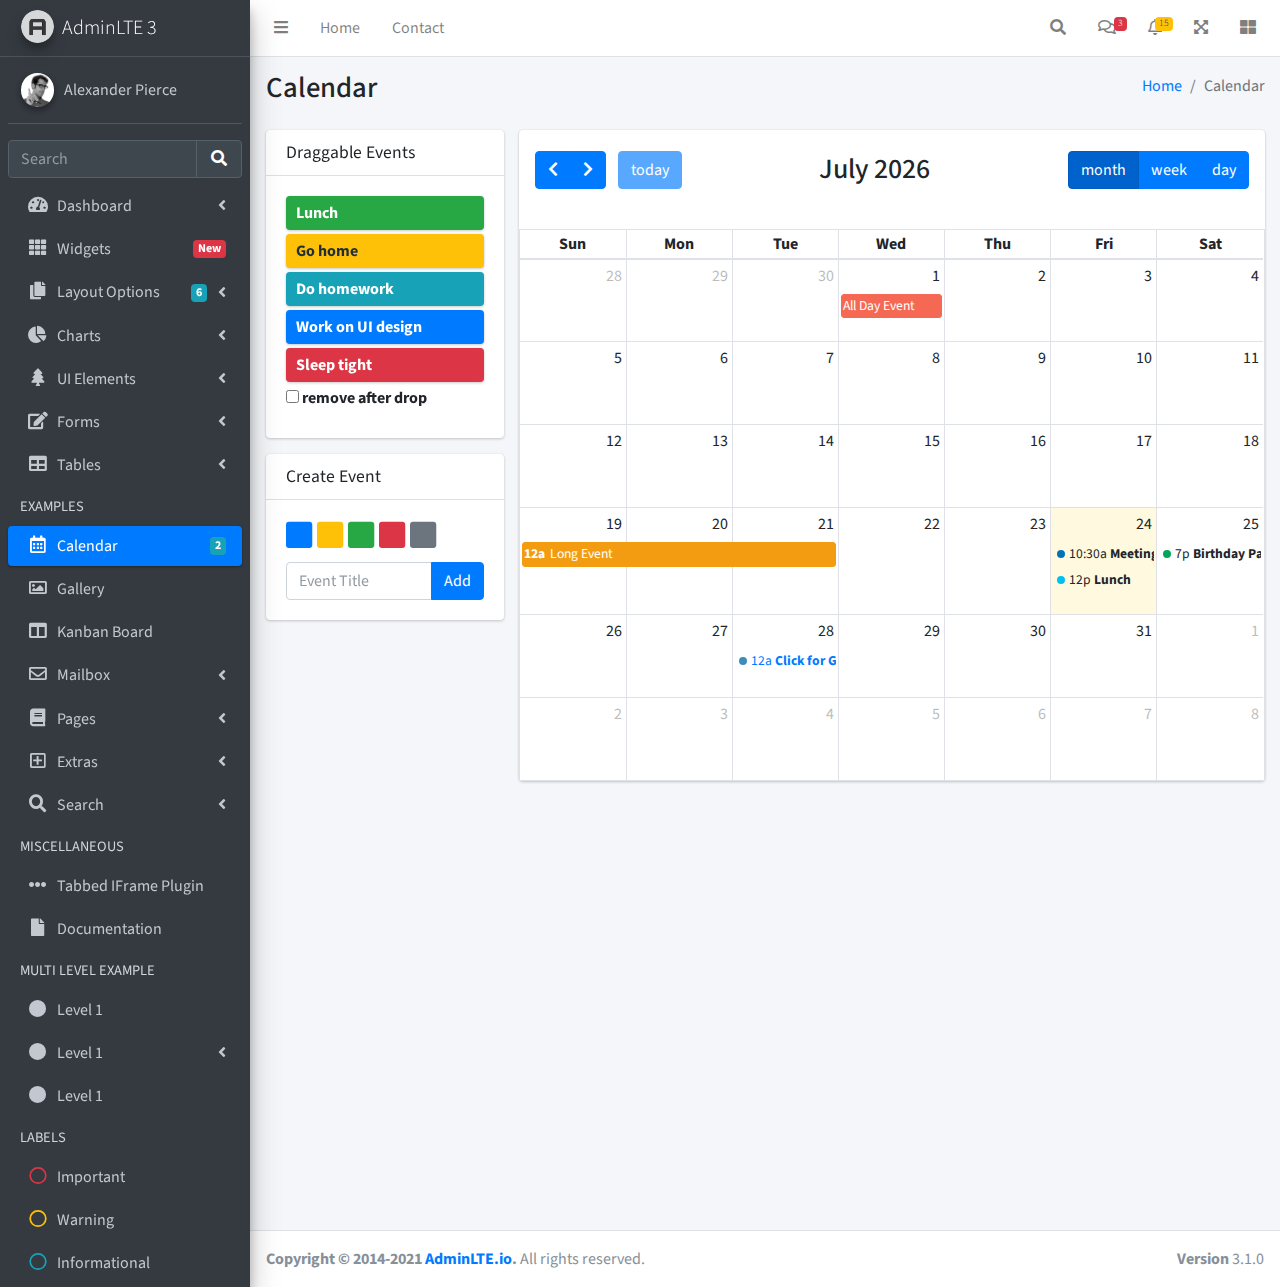
<file: public/back/pages/calendar.html>
<!DOCTYPE html>
<html lang="en">
<head>
  <meta charset="utf-8">
  <meta name="viewport" content="width=device-width, initial-scale=1">
  <title>AdminLTE 3 | Calendar</title>

  <!-- Google Font: Source Sans Pro -->
  <link rel="stylesheet" href="https://fonts.googleapis.com/css?family=Source+Sans+Pro:300,400,400i,700&display=fallback">
  <!-- Font Awesome -->
  <link rel="stylesheet" href="../plugins/fontawesome-free/css/all.min.css">
  <!-- fullCalendar -->
  <link rel="stylesheet" href="../plugins/fullcalendar/main.css">
  <!-- Theme style -->
  <link rel="stylesheet" href="../dist/css/adminlte.min.css">
</head>
<body class="hold-transition sidebar-mini">
<div class="wrapper">
  <!-- Navbar -->
  <nav class="main-header navbar navbar-expand navbar-white navbar-light">
    <!-- Left navbar links -->
    <ul class="navbar-nav">
      <li class="nav-item">
        <a class="nav-link" data-widget="pushmenu" href="#" role="button"><i class="fas fa-bars"></i></a>
      </li>
      <li class="nav-item d-none d-sm-inline-block">
        <a href="../index3.html" class="nav-link">Home</a>
      </li>
      <li class="nav-item d-none d-sm-inline-block">
        <a href="#" class="nav-link">Contact</a>
      </li>
    </ul>

    <!-- Right navbar links -->
    <ul class="navbar-nav ml-auto">
      <!-- Navbar Search -->
      <li class="nav-item">
        <a class="nav-link" data-widget="navbar-search" href="#" role="button">
          <i class="fas fa-search"></i>
        </a>
        <div class="navbar-search-block">
          <form class="form-inline">
            <div class="input-group input-group-sm">
              <input class="form-control form-control-navbar" type="search" placeholder="Search" aria-label="Search">
              <div class="input-group-append">
                <button class="btn btn-navbar" type="submit">
                  <i class="fas fa-search"></i>
                </button>
                <button class="btn btn-navbar" type="button" data-widget="navbar-search">
                  <i class="fas fa-times"></i>
                </button>
              </div>
            </div>
          </form>
        </div>
      </li>

      <!-- Messages Dropdown Menu -->
      <li class="nav-item dropdown">
        <a class="nav-link" data-toggle="dropdown" href="#">
          <i class="far fa-comments"></i>
          <span class="badge badge-danger navbar-badge">3</span>
        </a>
        <div class="dropdown-menu dropdown-menu-lg dropdown-menu-right">
          <a href="#" class="dropdown-item">
            <!-- Message Start -->
            <div class="media">
              <img src="../dist/img/user1-128x128.jpg" alt="User Avatar" class="img-size-50 mr-3 img-circle">
              <div class="media-body">
                <h3 class="dropdown-item-title">
                  Brad Diesel
                  <span class="float-right text-sm text-danger"><i class="fas fa-star"></i></span>
                </h3>
                <p class="text-sm">Call me whenever you can...</p>
                <p class="text-sm text-muted"><i class="far fa-clock mr-1"></i> 4 Hours Ago</p>
              </div>
            </div>
            <!-- Message End -->
          </a>
          <div class="dropdown-divider"></div>
          <a href="#" class="dropdown-item">
            <!-- Message Start -->
            <div class="media">
              <img src="../dist/img/user8-128x128.jpg" alt="User Avatar" class="img-size-50 img-circle mr-3">
              <div class="media-body">
                <h3 class="dropdown-item-title">
                  John Pierce
                  <span class="float-right text-sm text-muted"><i class="fas fa-star"></i></span>
                </h3>
                <p class="text-sm">I got your message bro</p>
                <p class="text-sm text-muted"><i class="far fa-clock mr-1"></i> 4 Hours Ago</p>
              </div>
            </div>
            <!-- Message End -->
          </a>
          <div class="dropdown-divider"></div>
          <a href="#" class="dropdown-item">
            <!-- Message Start -->
            <div class="media">
              <img src="../dist/img/user3-128x128.jpg" alt="User Avatar" class="img-size-50 img-circle mr-3">
              <div class="media-body">
                <h3 class="dropdown-item-title">
                  Nora Silvester
                  <span class="float-right text-sm text-warning"><i class="fas fa-star"></i></span>
                </h3>
                <p class="text-sm">The subject goes here</p>
                <p class="text-sm text-muted"><i class="far fa-clock mr-1"></i> 4 Hours Ago</p>
              </div>
            </div>
            <!-- Message End -->
          </a>
          <div class="dropdown-divider"></div>
          <a href="#" class="dropdown-item dropdown-footer">See All Messages</a>
        </div>
      </li>
      <!-- Notifications Dropdown Menu -->
      <li class="nav-item dropdown">
        <a class="nav-link" data-toggle="dropdown" href="#">
          <i class="far fa-bell"></i>
          <span class="badge badge-warning navbar-badge">15</span>
        </a>
        <div class="dropdown-menu dropdown-menu-lg dropdown-menu-right">
          <span class="dropdown-item dropdown-header">15 Notifications</span>
          <div class="dropdown-divider"></div>
          <a href="#" class="dropdown-item">
            <i class="fas fa-envelope mr-2"></i> 4 new messages
            <span class="float-right text-muted text-sm">3 mins</span>
          </a>
          <div class="dropdown-divider"></div>
          <a href="#" class="dropdown-item">
            <i class="fas fa-users mr-2"></i> 8 friend requests
            <span class="float-right text-muted text-sm">12 hours</span>
          </a>
          <div class="dropdown-divider"></div>
          <a href="#" class="dropdown-item">
            <i class="fas fa-file mr-2"></i> 3 new reports
            <span class="float-right text-muted text-sm">2 days</span>
          </a>
          <div class="dropdown-divider"></div>
          <a href="#" class="dropdown-item dropdown-footer">See All Notifications</a>
        </div>
      </li>
      <li class="nav-item">
        <a class="nav-link" data-widget="fullscreen" href="#" role="button">
          <i class="fas fa-expand-arrows-alt"></i>
        </a>
      </li>
      <li class="nav-item">
        <a class="nav-link" data-widget="control-sidebar" data-slide="true" href="#" role="button">
          <i class="fas fa-th-large"></i>
        </a>
      </li>
    </ul>
  </nav>
  <!-- /.navbar -->

  <!-- Main Sidebar Container -->
  <aside class="main-sidebar sidebar-dark-primary elevation-4">
    <!-- Brand Logo -->
    <a href="../index3.html" class="brand-link">
      <img src="../dist/img/AdminLTELogo.png" alt="AdminLTE Logo" class="brand-image img-circle elevation-3" style="opacity: .8">
      <span class="brand-text font-weight-light">AdminLTE 3</span>
    </a>

    <!-- Sidebar -->
    <div class="sidebar">
      <!-- Sidebar user panel (optional) -->
      <div class="user-panel mt-3 pb-3 mb-3 d-flex">
        <div class="image">
          <img src="../dist/img/user2-160x160.jpg" class="img-circle elevation-2" alt="User Image">
        </div>
        <div class="info">
          <a href="#" class="d-block">Alexander Pierce</a>
        </div>
      </div>

      <!-- SidebarSearch Form -->
      <div class="form-inline">
        <div class="input-group" data-widget="sidebar-search">
          <input class="form-control form-control-sidebar" type="search" placeholder="Search" aria-label="Search">
          <div class="input-group-append">
            <button class="btn btn-sidebar">
              <i class="fas fa-search fa-fw"></i>
            </button>
          </div>
        </div>
      </div>

      <!-- Sidebar Menu -->
      <nav class="mt-2">
        <ul class="nav nav-pills nav-sidebar flex-column" data-widget="treeview" role="menu" data-accordion="false">
          <!-- Add icons to the links using the .nav-icon class
               with font-awesome or any other icon font library -->
          <li class="nav-item">
            <a href="#" class="nav-link">
              <i class="nav-icon fas fa-tachometer-alt"></i>
              <p>
                Dashboard
                <i class="right fas fa-angle-left"></i>
              </p>
            </a>
            <ul class="nav nav-treeview">
              <li class="nav-item">
                <a href="../index.html" class="nav-link">
                  <i class="far fa-circle nav-icon"></i>
                  <p>Dashboard v1</p>
                </a>
              </li>
              <li class="nav-item">
                <a href="../index2.html" class="nav-link">
                  <i class="far fa-circle nav-icon"></i>
                  <p>Dashboard v2</p>
                </a>
              </li>
              <li class="nav-item">
                <a href="../index3.html" class="nav-link">
                  <i class="far fa-circle nav-icon"></i>
                  <p>Dashboard v3</p>
                </a>
              </li>
            </ul>
          </li>
          <li class="nav-item">
            <a href="widgets.html" class="nav-link">
              <i class="nav-icon fas fa-th"></i>
              <p>
                Widgets
                <span class="right badge badge-danger">New</span>
              </p>
            </a>
          </li>
          <li class="nav-item">
            <a href="#" class="nav-link">
              <i class="nav-icon fas fa-copy"></i>
              <p>
                Layout Options
                <i class="fas fa-angle-left right"></i>
                <span class="badge badge-info right">6</span>
              </p>
            </a>
            <ul class="nav nav-treeview">
              <li class="nav-item">
                <a href="layout/top-nav.html" class="nav-link">
                  <i class="far fa-circle nav-icon"></i>
                  <p>Top Navigation</p>
                </a>
              </li>
              <li class="nav-item">
                <a href="layout/top-nav-sidebar.html" class="nav-link">
                  <i class="far fa-circle nav-icon"></i>
                  <p>Top Navigation + Sidebar</p>
                </a>
              </li>
              <li class="nav-item">
                <a href="layout/boxed.html" class="nav-link">
                  <i class="far fa-circle nav-icon"></i>
                  <p>Boxed</p>
                </a>
              </li>
              <li class="nav-item">
                <a href="layout/fixed-sidebar.html" class="nav-link">
                  <i class="far fa-circle nav-icon"></i>
                  <p>Fixed Sidebar</p>
                </a>
              </li>
              <li class="nav-item">
                <a href="layout/fixed-sidebar-custom.html" class="nav-link">
                  <i class="far fa-circle nav-icon"></i>
                  <p>Fixed Sidebar <small>+ Custom Area</small></p>
                </a>
              </li>
              <li class="nav-item">
                <a href="layout/fixed-topnav.html" class="nav-link">
                  <i class="far fa-circle nav-icon"></i>
                  <p>Fixed Navbar</p>
                </a>
              </li>
              <li class="nav-item">
                <a href="layout/fixed-footer.html" class="nav-link">
                  <i class="far fa-circle nav-icon"></i>
                  <p>Fixed Footer</p>
                </a>
              </li>
              <li class="nav-item">
                <a href="layout/collapsed-sidebar.html" class="nav-link">
                  <i class="far fa-circle nav-icon"></i>
                  <p>Collapsed Sidebar</p>
                </a>
              </li>
            </ul>
          </li>
          <li class="nav-item">
            <a href="#" class="nav-link">
              <i class="nav-icon fas fa-chart-pie"></i>
              <p>
                Charts
                <i class="right fas fa-angle-left"></i>
              </p>
            </a>
            <ul class="nav nav-treeview">
              <li class="nav-item">
                <a href="charts/chartjs.html" class="nav-link">
                  <i class="far fa-circle nav-icon"></i>
                  <p>ChartJS</p>
                </a>
              </li>
              <li class="nav-item">
                <a href="charts/flot.html" class="nav-link">
                  <i class="far fa-circle nav-icon"></i>
                  <p>Flot</p>
                </a>
              </li>
              <li class="nav-item">
                <a href="charts/inline.html" class="nav-link">
                  <i class="far fa-circle nav-icon"></i>
                  <p>Inline</p>
                </a>
              </li>
              <li class="nav-item">
                <a href="charts/uplot.html" class="nav-link">
                  <i class="far fa-circle nav-icon"></i>
                  <p>uPlot</p>
                </a>
              </li>
            </ul>
          </li>
          <li class="nav-item">
            <a href="#" class="nav-link">
              <i class="nav-icon fas fa-tree"></i>
              <p>
                UI Elements
                <i class="fas fa-angle-left right"></i>
              </p>
            </a>
            <ul class="nav nav-treeview">
              <li class="nav-item">
                <a href="UI/general.html" class="nav-link">
                  <i class="far fa-circle nav-icon"></i>
                  <p>General</p>
                </a>
              </li>
              <li class="nav-item">
                <a href="UI/icons.html" class="nav-link">
                  <i class="far fa-circle nav-icon"></i>
                  <p>Icons</p>
                </a>
              </li>
              <li class="nav-item">
                <a href="UI/buttons.html" class="nav-link">
                  <i class="far fa-circle nav-icon"></i>
                  <p>Buttons</p>
                </a>
              </li>
              <li class="nav-item">
                <a href="UI/sliders.html" class="nav-link">
                  <i class="far fa-circle nav-icon"></i>
                  <p>Sliders</p>
                </a>
              </li>
              <li class="nav-item">
                <a href="UI/modals.html" class="nav-link">
                  <i class="far fa-circle nav-icon"></i>
                  <p>Modals & Alerts</p>
                </a>
              </li>
              <li class="nav-item">
                <a href="UI/navbar.html" class="nav-link">
                  <i class="far fa-circle nav-icon"></i>
                  <p>Navbar & Tabs</p>
                </a>
              </li>
              <li class="nav-item">
                <a href="UI/timeline.html" class="nav-link">
                  <i class="far fa-circle nav-icon"></i>
                  <p>Timeline</p>
                </a>
              </li>
              <li class="nav-item">
                <a href="UI/ribbons.html" class="nav-link">
                  <i class="far fa-circle nav-icon"></i>
                  <p>Ribbons</p>
                </a>
              </li>
            </ul>
          </li>
          <li class="nav-item">
            <a href="#" class="nav-link">
              <i class="nav-icon fas fa-edit"></i>
              <p>
                Forms
                <i class="fas fa-angle-left right"></i>
              </p>
            </a>
            <ul class="nav nav-treeview">
              <li class="nav-item">
                <a href="forms/general.html" class="nav-link">
                  <i class="far fa-circle nav-icon"></i>
                  <p>General Elements</p>
                </a>
              </li>
              <li class="nav-item">
                <a href="forms/advanced.html" class="nav-link">
                  <i class="far fa-circle nav-icon"></i>
                  <p>Advanced Elements</p>
                </a>
              </li>
              <li class="nav-item">
                <a href="forms/editors.html" class="nav-link">
                  <i class="far fa-circle nav-icon"></i>
                  <p>Editors</p>
                </a>
              </li>
              <li class="nav-item">
                <a href="forms/validation.html" class="nav-link">
                  <i class="far fa-circle nav-icon"></i>
                  <p>Validation</p>
                </a>
              </li>
            </ul>
          </li>
          <li class="nav-item">
            <a href="#" class="nav-link">
              <i class="nav-icon fas fa-table"></i>
              <p>
                Tables
                <i class="fas fa-angle-left right"></i>
              </p>
            </a>
            <ul class="nav nav-treeview">
              <li class="nav-item">
                <a href="tables/simple.html" class="nav-link">
                  <i class="far fa-circle nav-icon"></i>
                  <p>Simple Tables</p>
                </a>
              </li>
              <li class="nav-item">
                <a href="tables/data.html" class="nav-link">
                  <i class="far fa-circle nav-icon"></i>
                  <p>DataTables</p>
                </a>
              </li>
              <li class="nav-item">
                <a href="tables/jsgrid.html" class="nav-link">
                  <i class="far fa-circle nav-icon"></i>
                  <p>jsGrid</p>
                </a>
              </li>
            </ul>
          </li>
          <li class="nav-header">EXAMPLES</li>
          <li class="nav-item">
            <a href="calendar.html" class="nav-link active">
              <i class="nav-icon far fa-calendar-alt"></i>
              <p>
                Calendar
                <span class="badge badge-info right">2</span>
              </p>
            </a>
          </li>
          <li class="nav-item">
            <a href="gallery.html" class="nav-link">
              <i class="nav-icon far fa-image"></i>
              <p>
                Gallery
              </p>
            </a>
          </li>
          <li class="nav-item">
            <a href="kanban.html" class="nav-link">
              <i class="nav-icon fas fa-columns"></i>
              <p>
                Kanban Board
              </p>
            </a>
          </li>
          <li class="nav-item">
            <a href="#" class="nav-link">
              <i class="nav-icon far fa-envelope"></i>
              <p>
                Mailbox
                <i class="fas fa-angle-left right"></i>
              </p>
            </a>
            <ul class="nav nav-treeview">
              <li class="nav-item">
                <a href="mailbox/mailbox.html" class="nav-link">
                  <i class="far fa-circle nav-icon"></i>
                  <p>Inbox</p>
                </a>
              </li>
              <li class="nav-item">
                <a href="mailbox/compose.html" class="nav-link">
                  <i class="far fa-circle nav-icon"></i>
                  <p>Compose</p>
                </a>
              </li>
              <li class="nav-item">
                <a href="mailbox/read-mail.html" class="nav-link">
                  <i class="far fa-circle nav-icon"></i>
                  <p>Read</p>
                </a>
              </li>
            </ul>
          </li>
          <li class="nav-item">
            <a href="#" class="nav-link">
              <i class="nav-icon fas fa-book"></i>
              <p>
                Pages
                <i class="fas fa-angle-left right"></i>
              </p>
            </a>
            <ul class="nav nav-treeview">
              <li class="nav-item">
                <a href="examples/invoice.html" class="nav-link">
                  <i class="far fa-circle nav-icon"></i>
                  <p>Invoice</p>
                </a>
              </li>
              <li class="nav-item">
                <a href="examples/profile.html" class="nav-link">
                  <i class="far fa-circle nav-icon"></i>
                  <p>Profile</p>
                </a>
              </li>
              <li class="nav-item">
                <a href="examples/e-commerce.html" class="nav-link">
                  <i class="far fa-circle nav-icon"></i>
                  <p>E-commerce</p>
                </a>
              </li>
              <li class="nav-item">
                <a href="examples/projects.html" class="nav-link">
                  <i class="far fa-circle nav-icon"></i>
                  <p>Projects</p>
                </a>
              </li>
              <li class="nav-item">
                <a href="examples/project-add.html" class="nav-link">
                  <i class="far fa-circle nav-icon"></i>
                  <p>Project Add</p>
                </a>
              </li>
              <li class="nav-item">
                <a href="examples/project-edit.html" class="nav-link">
                  <i class="far fa-circle nav-icon"></i>
                  <p>Project Edit</p>
                </a>
              </li>
              <li class="nav-item">
                <a href="examples/project-detail.html" class="nav-link">
                  <i class="far fa-circle nav-icon"></i>
                  <p>Project Detail</p>
                </a>
              </li>
              <li class="nav-item">
                <a href="examples/contacts.html" class="nav-link">
                  <i class="far fa-circle nav-icon"></i>
                  <p>Contacts</p>
                </a>
              </li>
              <li class="nav-item">
                <a href="examples/faq.html" class="nav-link">
                  <i class="far fa-circle nav-icon"></i>
                  <p>FAQ</p>
                </a>
              </li>
              <li class="nav-item">
                <a href="examples/contact-us.html" class="nav-link">
                  <i class="far fa-circle nav-icon"></i>
                  <p>Contact us</p>
                </a>
              </li>
            </ul>
          </li>
          <li class="nav-item">
            <a href="#" class="nav-link">
              <i class="nav-icon far fa-plus-square"></i>
              <p>
                Extras
                <i class="fas fa-angle-left right"></i>
              </p>
            </a>
            <ul class="nav nav-treeview">
              <li class="nav-item">
                <a href="#" class="nav-link">
                  <i class="far fa-circle nav-icon"></i>
                  <p>
                    Login & Register v1
                    <i class="fas fa-angle-left right"></i>
                  </p>
                </a>
                <ul class="nav nav-treeview">
                  <li class="nav-item">
                    <a href="examples/login.html" class="nav-link">
                      <i class="far fa-circle nav-icon"></i>
                      <p>Login v1</p>
                    </a>
                  </li>
                  <li class="nav-item">
                    <a href="examples/register.html" class="nav-link">
                      <i class="far fa-circle nav-icon"></i>
                      <p>Register v1</p>
                    </a>
                  </li>
                  <li class="nav-item">
                    <a href="examples/forgot-password.html" class="nav-link">
                      <i class="far fa-circle nav-icon"></i>
                      <p>Forgot Password v1</p>
                    </a>
                  </li>
                  <li class="nav-item">
                    <a href="examples/recover-password.html" class="nav-link">
                      <i class="far fa-circle nav-icon"></i>
                      <p>Recover Password v1</p>
                    </a>
                  </li>
                </ul>
              </li>
              <li class="nav-item">
                <a href="#" class="nav-link">
                  <i class="far fa-circle nav-icon"></i>
                  <p>
                    Login & Register v2
                    <i class="fas fa-angle-left right"></i>
                  </p>
                </a>
                <ul class="nav nav-treeview">
                  <li class="nav-item">
                    <a href="examples/login-v2.html" class="nav-link">
                      <i class="far fa-circle nav-icon"></i>
                      <p>Login v2</p>
                    </a>
                  </li>
                  <li class="nav-item">
                    <a href="examples/register-v2.html" class="nav-link">
                      <i class="far fa-circle nav-icon"></i>
                      <p>Register v2</p>
                    </a>
                  </li>
                  <li class="nav-item">
                    <a href="examples/forgot-password-v2.html" class="nav-link">
                      <i class="far fa-circle nav-icon"></i>
                      <p>Forgot Password v2</p>
                    </a>
                  </li>
                  <li class="nav-item">
                    <a href="examples/recover-password-v2.html" class="nav-link">
                      <i class="far fa-circle nav-icon"></i>
                      <p>Recover Password v2</p>
                    </a>
                  </li>
                </ul>
              </li>
              <li class="nav-item">
                <a href="examples/lockscreen.html" class="nav-link">
                  <i class="far fa-circle nav-icon"></i>
                  <p>Lockscreen</p>
                </a>
              </li>
              <li class="nav-item">
                <a href="examples/legacy-user-menu.html" class="nav-link">
                  <i class="far fa-circle nav-icon"></i>
                  <p>Legacy User Menu</p>
                </a>
              </li>
              <li class="nav-item">
                <a href="examples/language-menu.html" class="nav-link">
                  <i class="far fa-circle nav-icon"></i>
                  <p>Language Menu</p>
                </a>
              </li>
              <li class="nav-item">
                <a href="examples/404.html" class="nav-link">
                  <i class="far fa-circle nav-icon"></i>
                  <p>Error 404</p>
                </a>
              </li>
              <li class="nav-item">
                <a href="examples/500.html" class="nav-link">
                  <i class="far fa-circle nav-icon"></i>
                  <p>Error 500</p>
                </a>
              </li>
              <li class="nav-item">
                <a href="examples/pace.html" class="nav-link">
                  <i class="far fa-circle nav-icon"></i>
                  <p>Pace</p>
                </a>
              </li>
              <li class="nav-item">
                <a href="examples/blank.html" class="nav-link">
                  <i class="far fa-circle nav-icon"></i>
                  <p>Blank Page</p>
                </a>
              </li>
              <li class="nav-item">
                <a href="../starter.html" class="nav-link">
                  <i class="far fa-circle nav-icon"></i>
                  <p>Starter Page</p>
                </a>
              </li>
            </ul>
          </li>
          <li class="nav-item">
            <a href="#" class="nav-link">
              <i class="nav-icon fas fa-search"></i>
              <p>
                Search
                <i class="fas fa-angle-left right"></i>
              </p>
            </a>
            <ul class="nav nav-treeview">
              <li class="nav-item">
                <a href="search/simple.html" class="nav-link">
                  <i class="far fa-circle nav-icon"></i>
                  <p>Simple Search</p>
                </a>
              </li>
              <li class="nav-item">
                <a href="search/enhanced.html" class="nav-link">
                  <i class="far fa-circle nav-icon"></i>
                  <p>Enhanced</p>
                </a>
              </li>
            </ul>
          </li>
          <li class="nav-header">MISCELLANEOUS</li>
          <li class="nav-item">
            <a href="../iframe.html" class="nav-link">
              <i class="nav-icon fas fa-ellipsis-h"></i>
              <p>Tabbed IFrame Plugin</p>
            </a>
          </li>
          <li class="nav-item">
            <a href="https://adminlte.io/docs/3.1/" class="nav-link">
              <i class="nav-icon fas fa-file"></i>
              <p>Documentation</p>
            </a>
          </li>
          <li class="nav-header">MULTI LEVEL EXAMPLE</li>
          <li class="nav-item">
            <a href="#" class="nav-link">
              <i class="fas fa-circle nav-icon"></i>
              <p>Level 1</p>
            </a>
          </li>
          <li class="nav-item">
            <a href="#" class="nav-link">
              <i class="nav-icon fas fa-circle"></i>
              <p>
                Level 1
                <i class="right fas fa-angle-left"></i>
              </p>
            </a>
            <ul class="nav nav-treeview">
              <li class="nav-item">
                <a href="#" class="nav-link">
                  <i class="far fa-circle nav-icon"></i>
                  <p>Level 2</p>
                </a>
              </li>
              <li class="nav-item">
                <a href="#" class="nav-link">
                  <i class="far fa-circle nav-icon"></i>
                  <p>
                    Level 2
                    <i class="right fas fa-angle-left"></i>
                  </p>
                </a>
                <ul class="nav nav-treeview">
                  <li class="nav-item">
                    <a href="#" class="nav-link">
                      <i class="far fa-dot-circle nav-icon"></i>
                      <p>Level 3</p>
                    </a>
                  </li>
                  <li class="nav-item">
                    <a href="#" class="nav-link">
                      <i class="far fa-dot-circle nav-icon"></i>
                      <p>Level 3</p>
                    </a>
                  </li>
                  <li class="nav-item">
                    <a href="#" class="nav-link">
                      <i class="far fa-dot-circle nav-icon"></i>
                      <p>Level 3</p>
                    </a>
                  </li>
                </ul>
              </li>
              <li class="nav-item">
                <a href="#" class="nav-link">
                  <i class="far fa-circle nav-icon"></i>
                  <p>Level 2</p>
                </a>
              </li>
            </ul>
          </li>
          <li class="nav-item">
            <a href="#" class="nav-link">
              <i class="fas fa-circle nav-icon"></i>
              <p>Level 1</p>
            </a>
          </li>
          <li class="nav-header">LABELS</li>
          <li class="nav-item">
            <a href="#" class="nav-link">
              <i class="nav-icon far fa-circle text-danger"></i>
              <p class="text">Important</p>
            </a>
          </li>
          <li class="nav-item">
            <a href="#" class="nav-link">
              <i class="nav-icon far fa-circle text-warning"></i>
              <p>Warning</p>
            </a>
          </li>
          <li class="nav-item">
            <a href="#" class="nav-link">
              <i class="nav-icon far fa-circle text-info"></i>
              <p>Informational</p>
            </a>
          </li>
        </ul>
      </nav>
      <!-- /.sidebar-menu -->
    </div>
    <!-- /.sidebar -->
  </aside>

  <!-- Content Wrapper. Contains page content -->
  <div class="content-wrapper">
    <!-- Content Header (Page header) -->
    <section class="content-header">
      <div class="container-fluid">
        <div class="row mb-2">
          <div class="col-sm-6">
            <h1>Calendar</h1>
          </div>
          <div class="col-sm-6">
            <ol class="breadcrumb float-sm-right">
              <li class="breadcrumb-item"><a href="#">Home</a></li>
              <li class="breadcrumb-item active">Calendar</li>
            </ol>
          </div>
        </div>
      </div><!-- /.container-fluid -->
    </section>

    <!-- Main content -->
    <section class="content">
      <div class="container-fluid">
        <div class="row">
          <div class="col-md-3">
            <div class="sticky-top mb-3">
              <div class="card">
                <div class="card-header">
                  <h4 class="card-title">Draggable Events</h4>
                </div>
                <div class="card-body">
                  <!-- the events -->
                  <div id="external-events">
                    <div class="external-event bg-success">Lunch</div>
                    <div class="external-event bg-warning">Go home</div>
                    <div class="external-event bg-info">Do homework</div>
                    <div class="external-event bg-primary">Work on UI design</div>
                    <div class="external-event bg-danger">Sleep tight</div>
                    <div class="checkbox">
                      <label for="drop-remove">
                        <input type="checkbox" id="drop-remove">
                        remove after drop
                      </label>
                    </div>
                  </div>
                </div>
                <!-- /.card-body -->
              </div>
              <!-- /.card -->
              <div class="card">
                <div class="card-header">
                  <h3 class="card-title">Create Event</h3>
                </div>
                <div class="card-body">
                  <div class="btn-group" style="width: 100%; margin-bottom: 10px;">
                    <ul class="fc-color-picker" id="color-chooser">
                      <li><a class="text-primary" href="#"><i class="fas fa-square"></i></a></li>
                      <li><a class="text-warning" href="#"><i class="fas fa-square"></i></a></li>
                      <li><a class="text-success" href="#"><i class="fas fa-square"></i></a></li>
                      <li><a class="text-danger" href="#"><i class="fas fa-square"></i></a></li>
                      <li><a class="text-muted" href="#"><i class="fas fa-square"></i></a></li>
                    </ul>
                  </div>
                  <!-- /btn-group -->
                  <div class="input-group">
                    <input id="new-event" type="text" class="form-control" placeholder="Event Title">

                    <div class="input-group-append">
                      <button id="add-new-event" type="button" class="btn btn-primary">Add</button>
                    </div>
                    <!-- /btn-group -->
                  </div>
                  <!-- /input-group -->
                </div>
              </div>
            </div>
          </div>
          <!-- /.col -->
          <div class="col-md-9">
            <div class="card card-primary">
              <div class="card-body p-0">
                <!-- THE CALENDAR -->
                <div id="calendar"></div>
              </div>
              <!-- /.card-body -->
            </div>
            <!-- /.card -->
          </div>
          <!-- /.col -->
        </div>
        <!-- /.row -->
      </div><!-- /.container-fluid -->
    </section>
    <!-- /.content -->
  </div>
  <!-- /.content-wrapper -->

  <footer class="main-footer">
    <div class="float-right d-none d-sm-block">
      <b>Version</b> 3.1.0
    </div>
    <strong>Copyright &copy; 2014-2021 <a href="https://adminlte.io">AdminLTE.io</a>.</strong> All rights reserved.
  </footer>

  <!-- Control Sidebar -->
  <aside class="control-sidebar control-sidebar-dark">
    <!-- Control sidebar content goes here -->
  </aside>
  <!-- /.control-sidebar -->
</div>
<!-- ./wrapper -->

<!-- jQuery -->
<script src="../plugins/jquery/jquery.min.js"></script>
<!-- Bootstrap -->
<script src="../plugins/bootstrap/js/bootstrap.bundle.min.js"></script>
<!-- jQuery UI -->
<script src="../plugins/jquery-ui/jquery-ui.min.js"></script>
<!-- AdminLTE App -->
<script src="../dist/js/adminlte.min.js"></script>
<!-- fullCalendar 2.2.5 -->
<script src="../plugins/moment/moment.min.js"></script>
<script src="../plugins/fullcalendar/main.js"></script>
<!-- AdminLTE for demo purposes -->
<script src="../dist/js/demo.js"></script>
<!-- Page specific script -->
<script>
  $(function () {

    /* initialize the external events
     -----------------------------------------------------------------*/
    function ini_events(ele) {
      ele.each(function () {

        // create an Event Object (https://fullcalendar.io/docs/event-object)
        // it doesn't need to have a start or end
        var eventObject = {
          title: $.trim($(this).text()) // use the element's text as the event title
        }

        // store the Event Object in the DOM element so we can get to it later
        $(this).data('eventObject', eventObject)

        // make the event draggable using jQuery UI
        $(this).draggable({
          zIndex        : 1070,
          revert        : true, // will cause the event to go back to its
          revertDuration: 0  //  original position after the drag
        })

      })
    }

    ini_events($('#external-events div.external-event'))

    /* initialize the calendar
     -----------------------------------------------------------------*/
    //Date for the calendar events (dummy data)
    var date = new Date()
    var d    = date.getDate(),
        m    = date.getMonth(),
        y    = date.getFullYear()

    var Calendar = FullCalendar.Calendar;
    var Draggable = FullCalendar.Draggable;

    var containerEl = document.getElementById('external-events');
    var checkbox = document.getElementById('drop-remove');
    var calendarEl = document.getElementById('calendar');

    // initialize the external events
    // -----------------------------------------------------------------

    new Draggable(containerEl, {
      itemSelector: '.external-event',
      eventData: function(eventEl) {
        return {
          title: eventEl.innerText,
          backgroundColor: window.getComputedStyle( eventEl ,null).getPropertyValue('background-color'),
          borderColor: window.getComputedStyle( eventEl ,null).getPropertyValue('background-color'),
          textColor: window.getComputedStyle( eventEl ,null).getPropertyValue('color'),
        };
      }
    });

    var calendar = new Calendar(calendarEl, {
      headerToolbar: {
        left  : 'prev,next today',
        center: 'title',
        right : 'dayGridMonth,timeGridWeek,timeGridDay'
      },
      themeSystem: 'bootstrap',
      //Random default events
      events: [
        {
          title          : 'All Day Event',
          start          : new Date(y, m, 1),
          backgroundColor: '#f56954', //red
          borderColor    : '#f56954', //red
          allDay         : true
        },
        {
          title          : 'Long Event',
          start          : new Date(y, m, d - 5),
          end            : new Date(y, m, d - 2),
          backgroundColor: '#f39c12', //yellow
          borderColor    : '#f39c12' //yellow
        },
        {
          title          : 'Meeting',
          start          : new Date(y, m, d, 10, 30),
          allDay         : false,
          backgroundColor: '#0073b7', //Blue
          borderColor    : '#0073b7' //Blue
        },
        {
          title          : 'Lunch',
          start          : new Date(y, m, d, 12, 0),
          end            : new Date(y, m, d, 14, 0),
          allDay         : false,
          backgroundColor: '#00c0ef', //Info (aqua)
          borderColor    : '#00c0ef' //Info (aqua)
        },
        {
          title          : 'Birthday Party',
          start          : new Date(y, m, d + 1, 19, 0),
          end            : new Date(y, m, d + 1, 22, 30),
          allDay         : false,
          backgroundColor: '#00a65a', //Success (green)
          borderColor    : '#00a65a' //Success (green)
        },
        {
          title          : 'Click for Google',
          start          : new Date(y, m, 28),
          end            : new Date(y, m, 29),
          url            : 'https://www.google.com/',
          backgroundColor: '#3c8dbc', //Primary (light-blue)
          borderColor    : '#3c8dbc' //Primary (light-blue)
        }
      ],
      editable  : true,
      droppable : true, // this allows things to be dropped onto the calendar !!!
      drop      : function(info) {
        // is the "remove after drop" checkbox checked?
        if (checkbox.checked) {
          // if so, remove the element from the "Draggable Events" list
          info.draggedEl.parentNode.removeChild(info.draggedEl);
        }
      }
    });

    calendar.render();
    // $('#calendar').fullCalendar()

    /* ADDING EVENTS */
    var currColor = '#3c8dbc' //Red by default
    // Color chooser button
    $('#color-chooser > li > a').click(function (e) {
      e.preventDefault()
      // Save color
      currColor = $(this).css('color')
      // Add color effect to button
      $('#add-new-event').css({
        'background-color': currColor,
        'border-color'    : currColor
      })
    })
    $('#add-new-event').click(function (e) {
      e.preventDefault()
      // Get value and make sure it is not null
      var val = $('#new-event').val()
      if (val.length == 0) {
        return
      }

      // Create events
      var event = $('<div />')
      event.css({
        'background-color': currColor,
        'border-color'    : currColor,
        'color'           : '#fff'
      }).addClass('external-event')
      event.text(val)
      $('#external-events').prepend(event)

      // Add draggable funtionality
      ini_events(event)

      // Remove event from text input
      $('#new-event').val('')
    })
  })
</script>
</body>
</html>
</file>
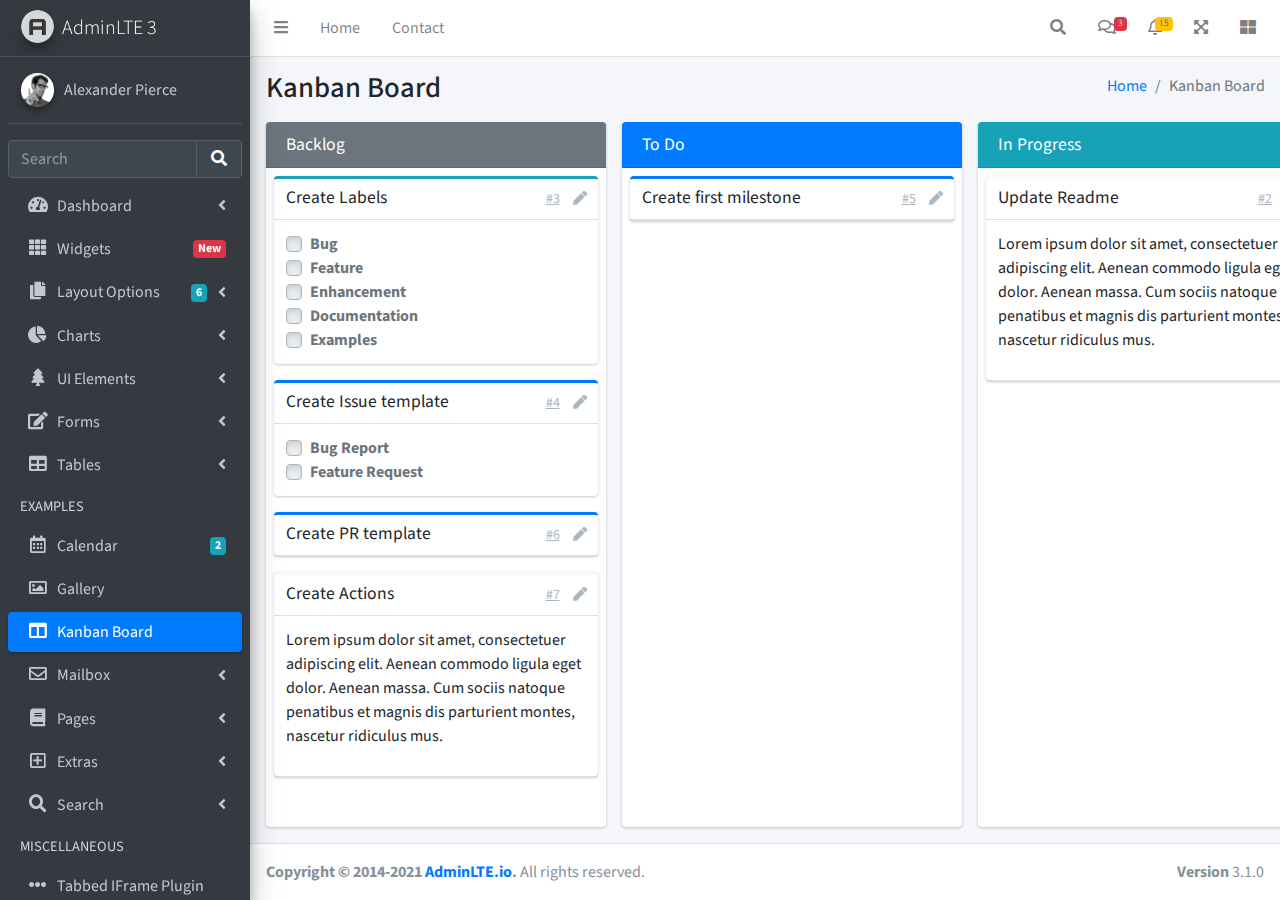
<file: public/back/pages/kanban.html>
<!DOCTYPE html>
<html lang="en">
<head>
  <meta charset="utf-8">
  <meta name="viewport" content="width=device-width, initial-scale=1">
  <title>AdminLTE 3 | Kanban Board</title>

  <!-- Google Font: Source Sans Pro -->
  <link rel="stylesheet" href="https://fonts.googleapis.com/css?family=Source+Sans+Pro:300,400,400i,700&display=fallback">
  <!-- Font Awesome -->
  <link rel="stylesheet" href="../plugins/fontawesome-free/css/all.min.css">
  <!-- Ekko Lightbox -->
  <link rel="stylesheet" href="../plugins/ekko-lightbox/ekko-lightbox.css">
  <!-- Theme style -->
  <link rel="stylesheet" href="../dist/css/adminlte.min.css">
  <!-- overlayScrollbars -->
  <link rel="stylesheet" href="../plugins/overlayScrollbars/css/OverlayScrollbars.min.css">
</head>
<body class="hold-transition sidebar-mini layout-fixed">
<div class="wrapper">
  <!-- Navbar -->
  <nav class="main-header navbar navbar-expand navbar-white navbar-light">
    <!-- Left navbar links -->
    <ul class="navbar-nav">
      <li class="nav-item">
        <a class="nav-link" data-widget="pushmenu" href="#" role="button"><i class="fas fa-bars"></i></a>
      </li>
      <li class="nav-item d-none d-sm-inline-block">
        <a href="../index3.html" class="nav-link">Home</a>
      </li>
      <li class="nav-item d-none d-sm-inline-block">
        <a href="#" class="nav-link">Contact</a>
      </li>
    </ul>

    <!-- Right navbar links -->
    <ul class="navbar-nav ml-auto">
      <!-- Navbar Search -->
      <li class="nav-item">
        <a class="nav-link" data-widget="navbar-search" href="#" role="button">
          <i class="fas fa-search"></i>
        </a>
        <div class="navbar-search-block">
          <form class="form-inline">
            <div class="input-group input-group-sm">
              <input class="form-control form-control-navbar" type="search" placeholder="Search" aria-label="Search">
              <div class="input-group-append">
                <button class="btn btn-navbar" type="submit">
                  <i class="fas fa-search"></i>
                </button>
                <button class="btn btn-navbar" type="button" data-widget="navbar-search">
                  <i class="fas fa-times"></i>
                </button>
              </div>
            </div>
          </form>
        </div>
      </li>

      <!-- Messages Dropdown Menu -->
      <li class="nav-item dropdown">
        <a class="nav-link" data-toggle="dropdown" href="#">
          <i class="far fa-comments"></i>
          <span class="badge badge-danger navbar-badge">3</span>
        </a>
        <div class="dropdown-menu dropdown-menu-lg dropdown-menu-right">
          <a href="#" class="dropdown-item">
            <!-- Message Start -->
            <div class="media">
              <img src="../dist/img/user1-128x128.jpg" alt="User Avatar" class="img-size-50 mr-3 img-circle">
              <div class="media-body">
                <h3 class="dropdown-item-title">
                  Brad Diesel
                  <span class="float-right text-sm text-danger"><i class="fas fa-star"></i></span>
                </h3>
                <p class="text-sm">Call me whenever you can...</p>
                <p class="text-sm text-muted"><i class="far fa-clock mr-1"></i> 4 Hours Ago</p>
              </div>
            </div>
            <!-- Message End -->
          </a>
          <div class="dropdown-divider"></div>
          <a href="#" class="dropdown-item">
            <!-- Message Start -->
            <div class="media">
              <img src="../dist/img/user8-128x128.jpg" alt="User Avatar" class="img-size-50 img-circle mr-3">
              <div class="media-body">
                <h3 class="dropdown-item-title">
                  John Pierce
                  <span class="float-right text-sm text-muted"><i class="fas fa-star"></i></span>
                </h3>
                <p class="text-sm">I got your message bro</p>
                <p class="text-sm text-muted"><i class="far fa-clock mr-1"></i> 4 Hours Ago</p>
              </div>
            </div>
            <!-- Message End -->
          </a>
          <div class="dropdown-divider"></div>
          <a href="#" class="dropdown-item">
            <!-- Message Start -->
            <div class="media">
              <img src="../dist/img/user3-128x128.jpg" alt="User Avatar" class="img-size-50 img-circle mr-3">
              <div class="media-body">
                <h3 class="dropdown-item-title">
                  Nora Silvester
                  <span class="float-right text-sm text-warning"><i class="fas fa-star"></i></span>
                </h3>
                <p class="text-sm">The subject goes here</p>
                <p class="text-sm text-muted"><i class="far fa-clock mr-1"></i> 4 Hours Ago</p>
              </div>
            </div>
            <!-- Message End -->
          </a>
          <div class="dropdown-divider"></div>
          <a href="#" class="dropdown-item dropdown-footer">See All Messages</a>
        </div>
      </li>
      <!-- Notifications Dropdown Menu -->
      <li class="nav-item dropdown">
        <a class="nav-link" data-toggle="dropdown" href="#">
          <i class="far fa-bell"></i>
          <span class="badge badge-warning navbar-badge">15</span>
        </a>
        <div class="dropdown-menu dropdown-menu-lg dropdown-menu-right">
          <span class="dropdown-item dropdown-header">15 Notifications</span>
          <div class="dropdown-divider"></div>
          <a href="#" class="dropdown-item">
            <i class="fas fa-envelope mr-2"></i> 4 new messages
            <span class="float-right text-muted text-sm">3 mins</span>
          </a>
          <div class="dropdown-divider"></div>
          <a href="#" class="dropdown-item">
            <i class="fas fa-users mr-2"></i> 8 friend requests
            <span class="float-right text-muted text-sm">12 hours</span>
          </a>
          <div class="dropdown-divider"></div>
          <a href="#" class="dropdown-item">
            <i class="fas fa-file mr-2"></i> 3 new reports
            <span class="float-right text-muted text-sm">2 days</span>
          </a>
          <div class="dropdown-divider"></div>
          <a href="#" class="dropdown-item dropdown-footer">See All Notifications</a>
        </div>
      </li>
      <li class="nav-item">
        <a class="nav-link" data-widget="fullscreen" href="#" role="button">
          <i class="fas fa-expand-arrows-alt"></i>
        </a>
      </li>
      <li class="nav-item">
        <a class="nav-link" data-widget="control-sidebar" data-slide="true" href="#" role="button">
          <i class="fas fa-th-large"></i>
        </a>
      </li>
    </ul>
  </nav>
  <!-- /.navbar -->

  <!-- Main Sidebar Container -->
  <aside class="main-sidebar sidebar-dark-primary elevation-4">
    <!-- Brand Logo -->
    <a href="../index3.html" class="brand-link">
      <img src="../dist/img/AdminLTELogo.png" alt="AdminLTE Logo" class="brand-image img-circle elevation-3" style="opacity: .8">
      <span class="brand-text font-weight-light">AdminLTE 3</span>
    </a>

    <!-- Sidebar -->
    <div class="sidebar">
      <!-- Sidebar user panel (optional) -->
      <div class="user-panel mt-3 pb-3 mb-3 d-flex">
        <div class="image">
          <img src="../dist/img/user2-160x160.jpg" class="img-circle elevation-2" alt="User Image">
        </div>
        <div class="info">
          <a href="#" class="d-block">Alexander Pierce</a>
        </div>
      </div>

      <!-- SidebarSearch Form -->
      <div class="form-inline">
        <div class="input-group" data-widget="sidebar-search">
          <input class="form-control form-control-sidebar" type="search" placeholder="Search" aria-label="Search">
          <div class="input-group-append">
            <button class="btn btn-sidebar">
              <i class="fas fa-search fa-fw"></i>
            </button>
          </div>
        </div>
      </div>

      <!-- Sidebar Menu -->
      <nav class="mt-2">
        <ul class="nav nav-pills nav-sidebar flex-column" data-widget="treeview" role="menu" data-accordion="false">
          <!-- Add icons to the links using the .nav-icon class
               with font-awesome or any other icon font library -->
          <li class="nav-item">
            <a href="#" class="nav-link">
              <i class="nav-icon fas fa-tachometer-alt"></i>
              <p>
                Dashboard
                <i class="right fas fa-angle-left"></i>
              </p>
            </a>
            <ul class="nav nav-treeview">
              <li class="nav-item">
                <a href="../index.html" class="nav-link">
                  <i class="far fa-circle nav-icon"></i>
                  <p>Dashboard v1</p>
                </a>
              </li>
              <li class="nav-item">
                <a href="../index2.html" class="nav-link">
                  <i class="far fa-circle nav-icon"></i>
                  <p>Dashboard v2</p>
                </a>
              </li>
              <li class="nav-item">
                <a href="../index3.html" class="nav-link">
                  <i class="far fa-circle nav-icon"></i>
                  <p>Dashboard v3</p>
                </a>
              </li>
            </ul>
          </li>
          <li class="nav-item">
            <a href="widgets.html" class="nav-link">
              <i class="nav-icon fas fa-th"></i>
              <p>
                Widgets
                <span class="right badge badge-danger">New</span>
              </p>
            </a>
          </li>
          <li class="nav-item">
            <a href="#" class="nav-link">
              <i class="nav-icon fas fa-copy"></i>
              <p>
                Layout Options
                <i class="fas fa-angle-left right"></i>
                <span class="badge badge-info right">6</span>
              </p>
            </a>
            <ul class="nav nav-treeview">
              <li class="nav-item">
                <a href="layout/top-nav.html" class="nav-link">
                  <i class="far fa-circle nav-icon"></i>
                  <p>Top Navigation</p>
                </a>
              </li>
              <li class="nav-item">
                <a href="layout/top-nav-sidebar.html" class="nav-link">
                  <i class="far fa-circle nav-icon"></i>
                  <p>Top Navigation + Sidebar</p>
                </a>
              </li>
              <li class="nav-item">
                <a href="layout/boxed.html" class="nav-link">
                  <i class="far fa-circle nav-icon"></i>
                  <p>Boxed</p>
                </a>
              </li>
              <li class="nav-item">
                <a href="layout/fixed-sidebar.html" class="nav-link">
                  <i class="far fa-circle nav-icon"></i>
                  <p>Fixed Sidebar</p>
                </a>
              </li>
              <li class="nav-item">
                <a href="layout/fixed-sidebar-custom.html" class="nav-link">
                  <i class="far fa-circle nav-icon"></i>
                  <p>Fixed Sidebar <small>+ Custom Area</small></p>
                </a>
              </li>
              <li class="nav-item">
                <a href="layout/fixed-topnav.html" class="nav-link">
                  <i class="far fa-circle nav-icon"></i>
                  <p>Fixed Navbar</p>
                </a>
              </li>
              <li class="nav-item">
                <a href="layout/fixed-footer.html" class="nav-link">
                  <i class="far fa-circle nav-icon"></i>
                  <p>Fixed Footer</p>
                </a>
              </li>
              <li class="nav-item">
                <a href="layout/collapsed-sidebar.html" class="nav-link">
                  <i class="far fa-circle nav-icon"></i>
                  <p>Collapsed Sidebar</p>
                </a>
              </li>
            </ul>
          </li>
          <li class="nav-item">
            <a href="#" class="nav-link">
              <i class="nav-icon fas fa-chart-pie"></i>
              <p>
                Charts
                <i class="right fas fa-angle-left"></i>
              </p>
            </a>
            <ul class="nav nav-treeview">
              <li class="nav-item">
                <a href="charts/chartjs.html" class="nav-link">
                  <i class="far fa-circle nav-icon"></i>
                  <p>ChartJS</p>
                </a>
              </li>
              <li class="nav-item">
                <a href="charts/flot.html" class="nav-link">
                  <i class="far fa-circle nav-icon"></i>
                  <p>Flot</p>
                </a>
              </li>
              <li class="nav-item">
                <a href="charts/inline.html" class="nav-link">
                  <i class="far fa-circle nav-icon"></i>
                  <p>Inline</p>
                </a>
              </li>
              <li class="nav-item">
                <a href="charts/uplot.html" class="nav-link">
                  <i class="far fa-circle nav-icon"></i>
                  <p>uPlot</p>
                </a>
              </li>
            </ul>
          </li>
          <li class="nav-item">
            <a href="#" class="nav-link">
              <i class="nav-icon fas fa-tree"></i>
              <p>
                UI Elements
                <i class="fas fa-angle-left right"></i>
              </p>
            </a>
            <ul class="nav nav-treeview">
              <li class="nav-item">
                <a href="UI/general.html" class="nav-link">
                  <i class="far fa-circle nav-icon"></i>
                  <p>General</p>
                </a>
              </li>
              <li class="nav-item">
                <a href="UI/icons.html" class="nav-link">
                  <i class="far fa-circle nav-icon"></i>
                  <p>Icons</p>
                </a>
              </li>
              <li class="nav-item">
                <a href="UI/buttons.html" class="nav-link">
                  <i class="far fa-circle nav-icon"></i>
                  <p>Buttons</p>
                </a>
              </li>
              <li class="nav-item">
                <a href="UI/sliders.html" class="nav-link">
                  <i class="far fa-circle nav-icon"></i>
                  <p>Sliders</p>
                </a>
              </li>
              <li class="nav-item">
                <a href="UI/modals.html" class="nav-link">
                  <i class="far fa-circle nav-icon"></i>
                  <p>Modals & Alerts</p>
                </a>
              </li>
              <li class="nav-item">
                <a href="UI/navbar.html" class="nav-link">
                  <i class="far fa-circle nav-icon"></i>
                  <p>Navbar & Tabs</p>
                </a>
              </li>
              <li class="nav-item">
                <a href="UI/timeline.html" class="nav-link">
                  <i class="far fa-circle nav-icon"></i>
                  <p>Timeline</p>
                </a>
              </li>
              <li class="nav-item">
                <a href="UI/ribbons.html" class="nav-link">
                  <i class="far fa-circle nav-icon"></i>
                  <p>Ribbons</p>
                </a>
              </li>
            </ul>
          </li>
          <li class="nav-item">
            <a href="#" class="nav-link">
              <i class="nav-icon fas fa-edit"></i>
              <p>
                Forms
                <i class="fas fa-angle-left right"></i>
              </p>
            </a>
            <ul class="nav nav-treeview">
              <li class="nav-item">
                <a href="forms/general.html" class="nav-link">
                  <i class="far fa-circle nav-icon"></i>
                  <p>General Elements</p>
                </a>
              </li>
              <li class="nav-item">
                <a href="forms/advanced.html" class="nav-link">
                  <i class="far fa-circle nav-icon"></i>
                  <p>Advanced Elements</p>
                </a>
              </li>
              <li class="nav-item">
                <a href="forms/editors.html" class="nav-link">
                  <i class="far fa-circle nav-icon"></i>
                  <p>Editors</p>
                </a>
              </li>
              <li class="nav-item">
                <a href="forms/validation.html" class="nav-link">
                  <i class="far fa-circle nav-icon"></i>
                  <p>Validation</p>
                </a>
              </li>
            </ul>
          </li>
          <li class="nav-item">
            <a href="#" class="nav-link">
              <i class="nav-icon fas fa-table"></i>
              <p>
                Tables
                <i class="fas fa-angle-left right"></i>
              </p>
            </a>
            <ul class="nav nav-treeview">
              <li class="nav-item">
                <a href="tables/simple.html" class="nav-link">
                  <i class="far fa-circle nav-icon"></i>
                  <p>Simple Tables</p>
                </a>
              </li>
              <li class="nav-item">
                <a href="tables/data.html" class="nav-link">
                  <i class="far fa-circle nav-icon"></i>
                  <p>DataTables</p>
                </a>
              </li>
              <li class="nav-item">
                <a href="tables/jsgrid.html" class="nav-link">
                  <i class="far fa-circle nav-icon"></i>
                  <p>jsGrid</p>
                </a>
              </li>
            </ul>
          </li>
          <li class="nav-header">EXAMPLES</li>
          <li class="nav-item">
            <a href="calendar.html" class="nav-link">
              <i class="nav-icon far fa-calendar-alt"></i>
              <p>
                Calendar
                <span class="badge badge-info right">2</span>
              </p>
            </a>
          </li>
          <li class="nav-item">
            <a href="gallery.html" class="nav-link">
              <i class="nav-icon far fa-image"></i>
              <p>
                Gallery
              </p>
            </a>
          </li>
          <li class="nav-item">
            <a href="kanban.html" class="nav-link active">
              <i class="nav-icon fas fa-columns"></i>
              <p>
                Kanban Board
              </p>
            </a>
          </li>
          <li class="nav-item">
            <a href="#" class="nav-link">
              <i class="nav-icon far fa-envelope"></i>
              <p>
                Mailbox
                <i class="fas fa-angle-left right"></i>
              </p>
            </a>
            <ul class="nav nav-treeview">
              <li class="nav-item">
                <a href="mailbox/mailbox.html" class="nav-link">
                  <i class="far fa-circle nav-icon"></i>
                  <p>Inbox</p>
                </a>
              </li>
              <li class="nav-item">
                <a href="mailbox/compose.html" class="nav-link">
                  <i class="far fa-circle nav-icon"></i>
                  <p>Compose</p>
                </a>
              </li>
              <li class="nav-item">
                <a href="mailbox/read-mail.html" class="nav-link">
                  <i class="far fa-circle nav-icon"></i>
                  <p>Read</p>
                </a>
              </li>
            </ul>
          </li>
          <li class="nav-item">
            <a href="#" class="nav-link">
              <i class="nav-icon fas fa-book"></i>
              <p>
                Pages
                <i class="fas fa-angle-left right"></i>
              </p>
            </a>
            <ul class="nav nav-treeview">
              <li class="nav-item">
                <a href="examples/invoice.html" class="nav-link">
                  <i class="far fa-circle nav-icon"></i>
                  <p>Invoice</p>
                </a>
              </li>
              <li class="nav-item">
                <a href="examples/profile.html" class="nav-link">
                  <i class="far fa-circle nav-icon"></i>
                  <p>Profile</p>
                </a>
              </li>
              <li class="nav-item">
                <a href="examples/e-commerce.html" class="nav-link">
                  <i class="far fa-circle nav-icon"></i>
                  <p>E-commerce</p>
                </a>
              </li>
              <li class="nav-item">
                <a href="examples/projects.html" class="nav-link">
                  <i class="far fa-circle nav-icon"></i>
                  <p>Projects</p>
                </a>
              </li>
              <li class="nav-item">
                <a href="examples/project-add.html" class="nav-link">
                  <i class="far fa-circle nav-icon"></i>
                  <p>Project Add</p>
                </a>
              </li>
              <li class="nav-item">
                <a href="examples/project-edit.html" class="nav-link">
                  <i class="far fa-circle nav-icon"></i>
                  <p>Project Edit</p>
                </a>
              </li>
              <li class="nav-item">
                <a href="examples/project-detail.html" class="nav-link">
                  <i class="far fa-circle nav-icon"></i>
                  <p>Project Detail</p>
                </a>
              </li>
              <li class="nav-item">
                <a href="examples/contacts.html" class="nav-link">
                  <i class="far fa-circle nav-icon"></i>
                  <p>Contacts</p>
                </a>
              </li>
              <li class="nav-item">
                <a href="examples/faq.html" class="nav-link">
                  <i class="far fa-circle nav-icon"></i>
                  <p>FAQ</p>
                </a>
              </li>
              <li class="nav-item">
                <a href="examples/contact-us.html" class="nav-link">
                  <i class="far fa-circle nav-icon"></i>
                  <p>Contact us</p>
                </a>
              </li>
            </ul>
          </li>
          <li class="nav-item">
            <a href="#" class="nav-link">
              <i class="nav-icon far fa-plus-square"></i>
              <p>
                Extras
                <i class="fas fa-angle-left right"></i>
              </p>
            </a>
            <ul class="nav nav-treeview">
              <li class="nav-item">
                <a href="#" class="nav-link">
                  <i class="far fa-circle nav-icon"></i>
                  <p>
                    Login & Register v1
                    <i class="fas fa-angle-left right"></i>
                  </p>
                </a>
                <ul class="nav nav-treeview">
                  <li class="nav-item">
                    <a href="examples/login.html" class="nav-link">
                      <i class="far fa-circle nav-icon"></i>
                      <p>Login v1</p>
                    </a>
                  </li>
                  <li class="nav-item">
                    <a href="examples/register.html" class="nav-link">
                      <i class="far fa-circle nav-icon"></i>
                      <p>Register v1</p>
                    </a>
                  </li>
                  <li class="nav-item">
                    <a href="examples/forgot-password.html" class="nav-link">
                      <i class="far fa-circle nav-icon"></i>
                      <p>Forgot Password v1</p>
                    </a>
                  </li>
                  <li class="nav-item">
                    <a href="examples/recover-password.html" class="nav-link">
                      <i class="far fa-circle nav-icon"></i>
                      <p>Recover Password v1</p>
                    </a>
                  </li>
                </ul>
              </li>
              <li class="nav-item">
                <a href="#" class="nav-link">
                  <i class="far fa-circle nav-icon"></i>
                  <p>
                    Login & Register v2
                    <i class="fas fa-angle-left right"></i>
                  </p>
                </a>
                <ul class="nav nav-treeview">
                  <li class="nav-item">
                    <a href="examples/login-v2.html" class="nav-link">
                      <i class="far fa-circle nav-icon"></i>
                      <p>Login v2</p>
                    </a>
                  </li>
                  <li class="nav-item">
                    <a href="examples/register-v2.html" class="nav-link">
                      <i class="far fa-circle nav-icon"></i>
                      <p>Register v2</p>
                    </a>
                  </li>
                  <li class="nav-item">
                    <a href="examples/forgot-password-v2.html" class="nav-link">
                      <i class="far fa-circle nav-icon"></i>
                      <p>Forgot Password v2</p>
                    </a>
                  </li>
                  <li class="nav-item">
                    <a href="examples/recover-password-v2.html" class="nav-link">
                      <i class="far fa-circle nav-icon"></i>
                      <p>Recover Password v2</p>
                    </a>
                  </li>
                </ul>
              </li>
              <li class="nav-item">
                <a href="examples/lockscreen.html" class="nav-link">
                  <i class="far fa-circle nav-icon"></i>
                  <p>Lockscreen</p>
                </a>
              </li>
              <li class="nav-item">
                <a href="examples/legacy-user-menu.html" class="nav-link">
                  <i class="far fa-circle nav-icon"></i>
                  <p>Legacy User Menu</p>
                </a>
              </li>
              <li class="nav-item">
                <a href="examples/language-menu.html" class="nav-link">
                  <i class="far fa-circle nav-icon"></i>
                  <p>Language Menu</p>
                </a>
              </li>
              <li class="nav-item">
                <a href="examples/404.html" class="nav-link">
                  <i class="far fa-circle nav-icon"></i>
                  <p>Error 404</p>
                </a>
              </li>
              <li class="nav-item">
                <a href="examples/500.html" class="nav-link">
                  <i class="far fa-circle nav-icon"></i>
                  <p>Error 500</p>
                </a>
              </li>
              <li class="nav-item">
                <a href="examples/pace.html" class="nav-link">
                  <i class="far fa-circle nav-icon"></i>
                  <p>Pace</p>
                </a>
              </li>
              <li class="nav-item">
                <a href="examples/blank.html" class="nav-link">
                  <i class="far fa-circle nav-icon"></i>
                  <p>Blank Page</p>
                </a>
              </li>
              <li class="nav-item">
                <a href="../starter.html" class="nav-link">
                  <i class="far fa-circle nav-icon"></i>
                  <p>Starter Page</p>
                </a>
              </li>
            </ul>
          </li>
          <li class="nav-item">
            <a href="#" class="nav-link">
              <i class="nav-icon fas fa-search"></i>
              <p>
                Search
                <i class="fas fa-angle-left right"></i>
              </p>
            </a>
            <ul class="nav nav-treeview">
              <li class="nav-item">
                <a href="search/simple.html" class="nav-link">
                  <i class="far fa-circle nav-icon"></i>
                  <p>Simple Search</p>
                </a>
              </li>
              <li class="nav-item">
                <a href="search/enhanced.html" class="nav-link">
                  <i class="far fa-circle nav-icon"></i>
                  <p>Enhanced</p>
                </a>
              </li>
            </ul>
          </li>
          <li class="nav-header">MISCELLANEOUS</li>
          <li class="nav-item">
            <a href="../iframe.html" class="nav-link">
              <i class="nav-icon fas fa-ellipsis-h"></i>
              <p>Tabbed IFrame Plugin</p>
            </a>
          </li>
          <li class="nav-item">
            <a href="https://adminlte.io/docs/3.1/" class="nav-link">
              <i class="nav-icon fas fa-file"></i>
              <p>Documentation</p>
            </a>
          </li>
          <li class="nav-header">MULTI LEVEL EXAMPLE</li>
          <li class="nav-item">
            <a href="#" class="nav-link">
              <i class="fas fa-circle nav-icon"></i>
              <p>Level 1</p>
            </a>
          </li>
          <li class="nav-item">
            <a href="#" class="nav-link">
              <i class="nav-icon fas fa-circle"></i>
              <p>
                Level 1
                <i class="right fas fa-angle-left"></i>
              </p>
            </a>
            <ul class="nav nav-treeview">
              <li class="nav-item">
                <a href="#" class="nav-link">
                  <i class="far fa-circle nav-icon"></i>
                  <p>Level 2</p>
                </a>
              </li>
              <li class="nav-item">
                <a href="#" class="nav-link">
                  <i class="far fa-circle nav-icon"></i>
                  <p>
                    Level 2
                    <i class="right fas fa-angle-left"></i>
                  </p>
                </a>
                <ul class="nav nav-treeview">
                  <li class="nav-item">
                    <a href="#" class="nav-link">
                      <i class="far fa-dot-circle nav-icon"></i>
                      <p>Level 3</p>
                    </a>
                  </li>
                  <li class="nav-item">
                    <a href="#" class="nav-link">
                      <i class="far fa-dot-circle nav-icon"></i>
                      <p>Level 3</p>
                    </a>
                  </li>
                  <li class="nav-item">
                    <a href="#" class="nav-link">
                      <i class="far fa-dot-circle nav-icon"></i>
                      <p>Level 3</p>
                    </a>
                  </li>
                </ul>
              </li>
              <li class="nav-item">
                <a href="#" class="nav-link">
                  <i class="far fa-circle nav-icon"></i>
                  <p>Level 2</p>
                </a>
              </li>
            </ul>
          </li>
          <li class="nav-item">
            <a href="#" class="nav-link">
              <i class="fas fa-circle nav-icon"></i>
              <p>Level 1</p>
            </a>
          </li>
          <li class="nav-header">LABELS</li>
          <li class="nav-item">
            <a href="#" class="nav-link">
              <i class="nav-icon far fa-circle text-danger"></i>
              <p class="text">Important</p>
            </a>
          </li>
          <li class="nav-item">
            <a href="#" class="nav-link">
              <i class="nav-icon far fa-circle text-warning"></i>
              <p>Warning</p>
            </a>
          </li>
          <li class="nav-item">
            <a href="#" class="nav-link">
              <i class="nav-icon far fa-circle text-info"></i>
              <p>Informational</p>
            </a>
          </li>
        </ul>
      </nav>
      <!-- /.sidebar-menu -->
    </div>
    <!-- /.sidebar -->
  </aside>

  <!-- Content Wrapper. Contains page content -->
  <div class="content-wrapper kanban">
    <section class="content-header">
      <div class="container-fluid">
        <div class="row">
          <div class="col-sm-6">
            <h1>Kanban Board</h1>
          </div>
          <div class="col-sm-6 d-none d-sm-block">
            <ol class="breadcrumb float-sm-right">
              <li class="breadcrumb-item"><a href="#">Home</a></li>
              <li class="breadcrumb-item active">Kanban Board</li>
            </ol>
          </div>
        </div>
      </div>
    </section>

    <section class="content pb-3">
      <div class="container-fluid h-100">
        <div class="card card-row card-secondary">
          <div class="card-header">
            <h3 class="card-title">
              Backlog
            </h3>
          </div>
          <div class="card-body">
            <div class="card card-info card-outline">
              <div class="card-header">
                <h5 class="card-title">Create Labels</h5>
                <div class="card-tools">
                  <a href="#" class="btn btn-tool btn-link">#3</a>
                  <a href="#" class="btn btn-tool">
                    <i class="fas fa-pen"></i>
                  </a>
                </div>
              </div>
              <div class="card-body">
                <div class="custom-control custom-checkbox">
                  <input class="custom-control-input" type="checkbox" id="customCheckbox1" disabled>
                  <label for="customCheckbox1" class="custom-control-label">Bug</label>
                </div>
                <div class="custom-control custom-checkbox">
                  <input class="custom-control-input" type="checkbox" id="customCheckbox2" disabled>
                  <label for="customCheckbox2" class="custom-control-label">Feature</label>
                </div>
                <div class="custom-control custom-checkbox">
                  <input class="custom-control-input" type="checkbox" id="customCheckbox3" disabled>
                  <label for="customCheckbox3" class="custom-control-label">Enhancement</label>
                </div>
                <div class="custom-control custom-checkbox">
                  <input class="custom-control-input" type="checkbox" id="customCheckbox4" disabled>
                  <label for="customCheckbox4" class="custom-control-label">Documentation</label>
                </div>
                <div class="custom-control custom-checkbox">
                  <input class="custom-control-input" type="checkbox" id="customCheckbox5" disabled>
                  <label for="customCheckbox5" class="custom-control-label">Examples</label>
                </div>
              </div>
            </div>
            <div class="card card-primary card-outline">
              <div class="card-header">
                <h5 class="card-title">Create Issue template</h5>
                <div class="card-tools">
                  <a href="#" class="btn btn-tool btn-link">#4</a>
                  <a href="#" class="btn btn-tool">
                    <i class="fas fa-pen"></i>
                  </a>
                </div>
              </div>
              <div class="card-body">
                <div class="custom-control custom-checkbox">
                  <input class="custom-control-input" type="checkbox" id="customCheckbox1_1" disabled>
                  <label for="customCheckbox1_1" class="custom-control-label">Bug Report</label>
                </div>
                <div class="custom-control custom-checkbox">
                  <input class="custom-control-input" type="checkbox" id="customCheckbox1_2" disabled>
                  <label for="customCheckbox1_2" class="custom-control-label">Feature Request</label>
                </div>
              </div>
            </div>
            <div class="card card-primary card-outline">
              <div class="card-header">
                <h5 class="card-title">Create PR template</h5>
                <div class="card-tools">
                  <a href="#" class="btn btn-tool btn-link">#6</a>
                  <a href="#" class="btn btn-tool">
                    <i class="fas fa-pen"></i>
                  </a>
                </div>
              </div>
            </div>
            <div class="card card-light card-outline">
              <div class="card-header">
                <h5 class="card-title">Create Actions</h5>
                <div class="card-tools">
                  <a href="#" class="btn btn-tool btn-link">#7</a>
                  <a href="#" class="btn btn-tool">
                    <i class="fas fa-pen"></i>
                  </a>
                </div>

              </div>
              <div class="card-body">
                <p>
                  Lorem ipsum dolor sit amet, consectetuer adipiscing elit.
                  Aenean commodo ligula eget dolor. Aenean massa.
                  Cum sociis natoque penatibus et magnis dis parturient montes,
                  nascetur ridiculus mus.
                </p>
              </div>
            </div>
          </div>
        </div>
        <div class="card card-row card-primary">
          <div class="card-header">
            <h3 class="card-title">
              To Do
            </h3>
          </div>
          <div class="card-body">
            <div class="card card-primary card-outline">
              <div class="card-header">
                <h5 class="card-title">Create first milestone</h5>
                <div class="card-tools">
                  <a href="#" class="btn btn-tool btn-link">#5</a>
                  <a href="#" class="btn btn-tool">
                    <i class="fas fa-pen"></i>
                  </a>
                </div>
              </div>
            </div>
          </div>
        </div>
        <div class="card card-row card-default">
          <div class="card-header bg-info">
            <h3 class="card-title">
              In Progress
            </h3>
          </div>
          <div class="card-body">
            <div class="card card-light card-outline">
              <div class="card-header">
                <h5 class="card-title">Update Readme</h5>
                <div class="card-tools">
                  <a href="#" class="btn btn-tool btn-link">#2</a>
                  <a href="#" class="btn btn-tool">
                    <i class="fas fa-pen"></i>
                  </a>
                </div>
              </div>
              <div class="card-body">
                <p>
                  Lorem ipsum dolor sit amet, consectetuer adipiscing elit.
                  Aenean commodo ligula eget dolor. Aenean massa.
                  Cum sociis natoque penatibus et magnis dis parturient montes,
                  nascetur ridiculus mus.
                </p>
              </div>
            </div>
          </div>
        </div>
        <div class="card card-row card-success">
          <div class="card-header">
            <h3 class="card-title">
              Done
            </h3>
          </div>
          <div class="card-body">
            <div class="card card-primary card-outline">
              <div class="card-header">
                <h5 class="card-title">Create repo</h5>
                <div class="card-tools">
                  <a href="#" class="btn btn-tool btn-link">#1</a>
                  <a href="#" class="btn btn-tool">
                    <i class="fas fa-pen"></i>
                  </a>
                </div>
              </div>
            </div>
          </div>
        </div>
      </div>
    </section>
  </div>

  <footer class="main-footer">
    <div class="float-right d-none d-sm-block">
      <b>Version</b> 3.1.0
    </div>
    <strong>Copyright &copy; 2014-2021 <a href="https://adminlte.io">AdminLTE.io</a>.</strong> All rights reserved.
  </footer>

  <!-- Control Sidebar -->
  <aside class="control-sidebar control-sidebar-dark">
    <!-- Control sidebar content goes here -->
  </aside>
  <!-- /.control-sidebar -->
</div>
<!-- ./wrapper -->

<!-- jQuery -->
<script src="../plugins/jquery/jquery.min.js"></script>
<!-- Bootstrap -->
<script src="../plugins/bootstrap/js/bootstrap.bundle.min.js"></script>
<!-- Ekko Lightbox -->
<script src="../plugins/ekko-lightbox/ekko-lightbox.min.js"></script>
<!-- overlayScrollbars -->
<script src="../plugins/overlayScrollbars/js/jquery.overlayScrollbars.min.js"></script>
<!-- AdminLTE App -->
<script src="../dist/js/adminlte.min.js"></script>
<!-- Filterizr-->
<script src="../plugins/filterizr/jquery.filterizr.min.js"></script>
<!-- AdminLTE for demo purposes -->
<script src="../dist/js/demo.js"></script>
<!-- Page specific script -->
<script>
  $(function () {

  })
</script>
</body>
</html>
</file>
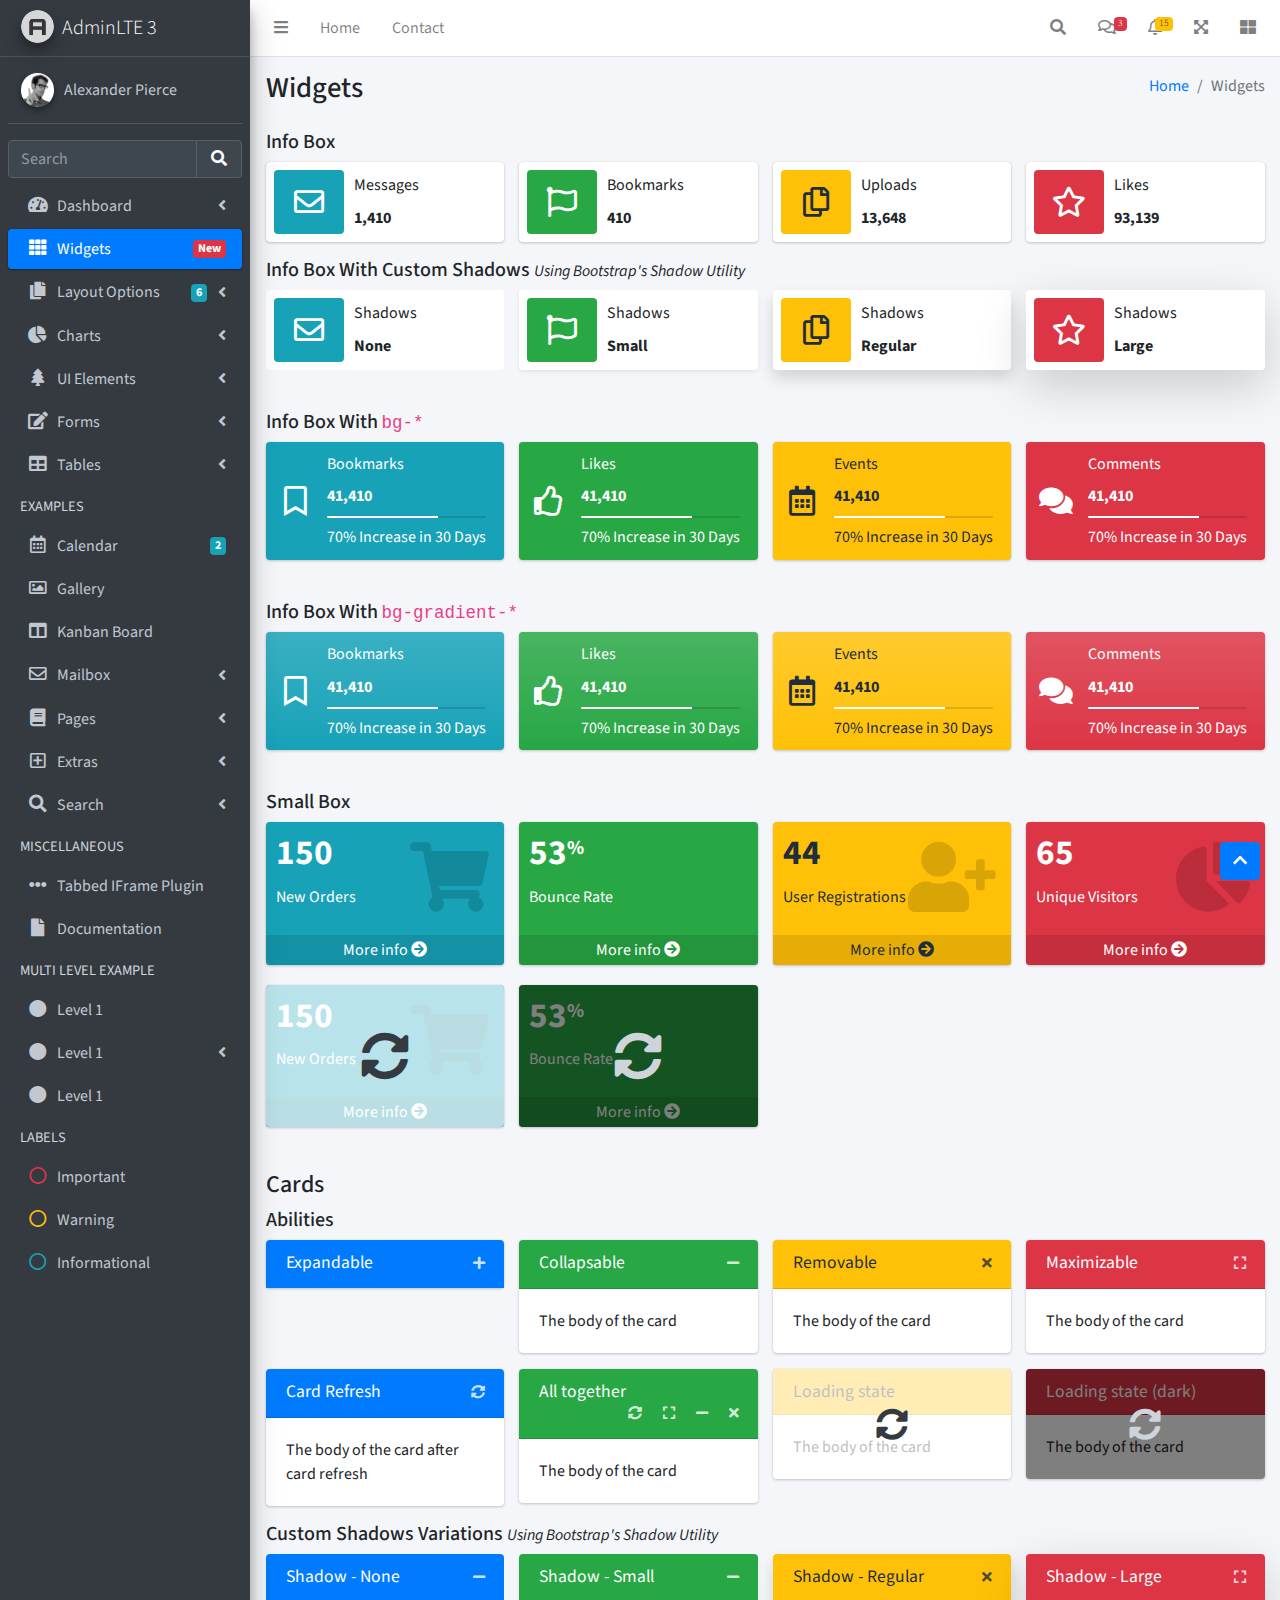
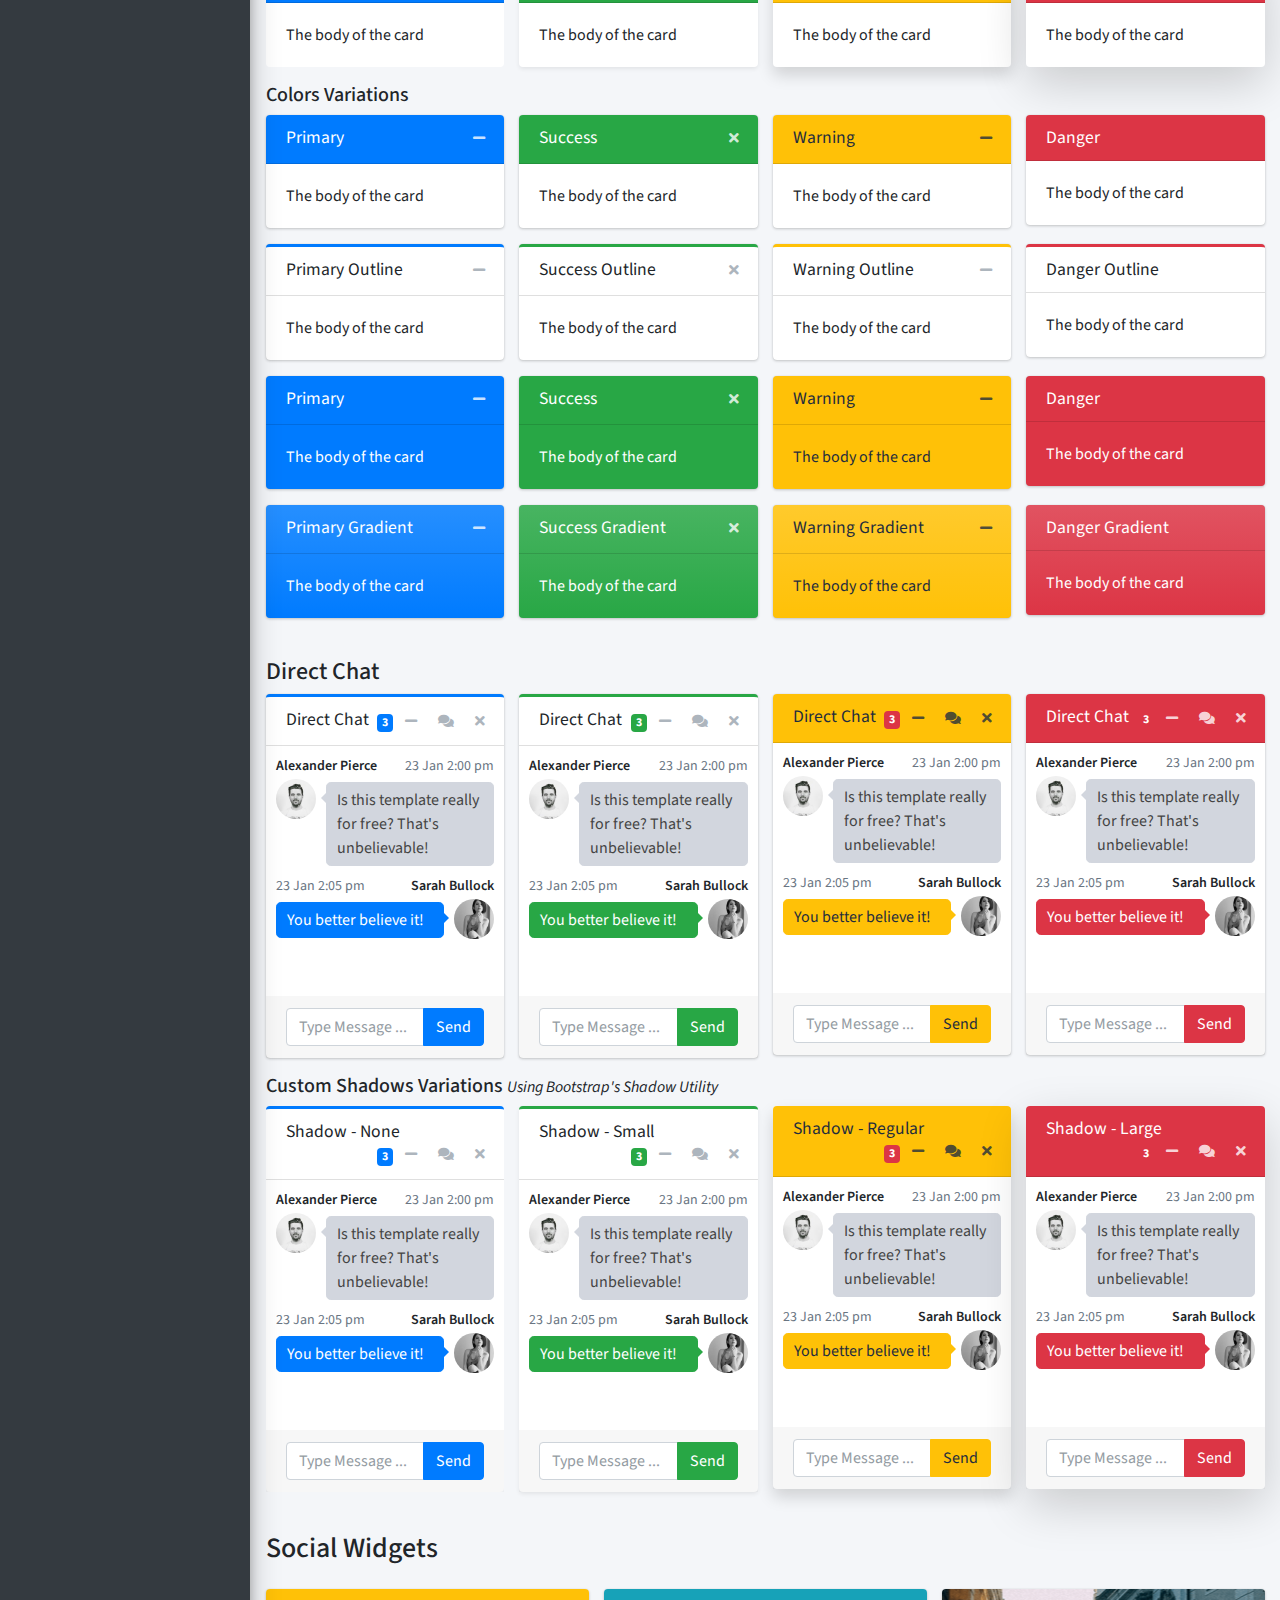
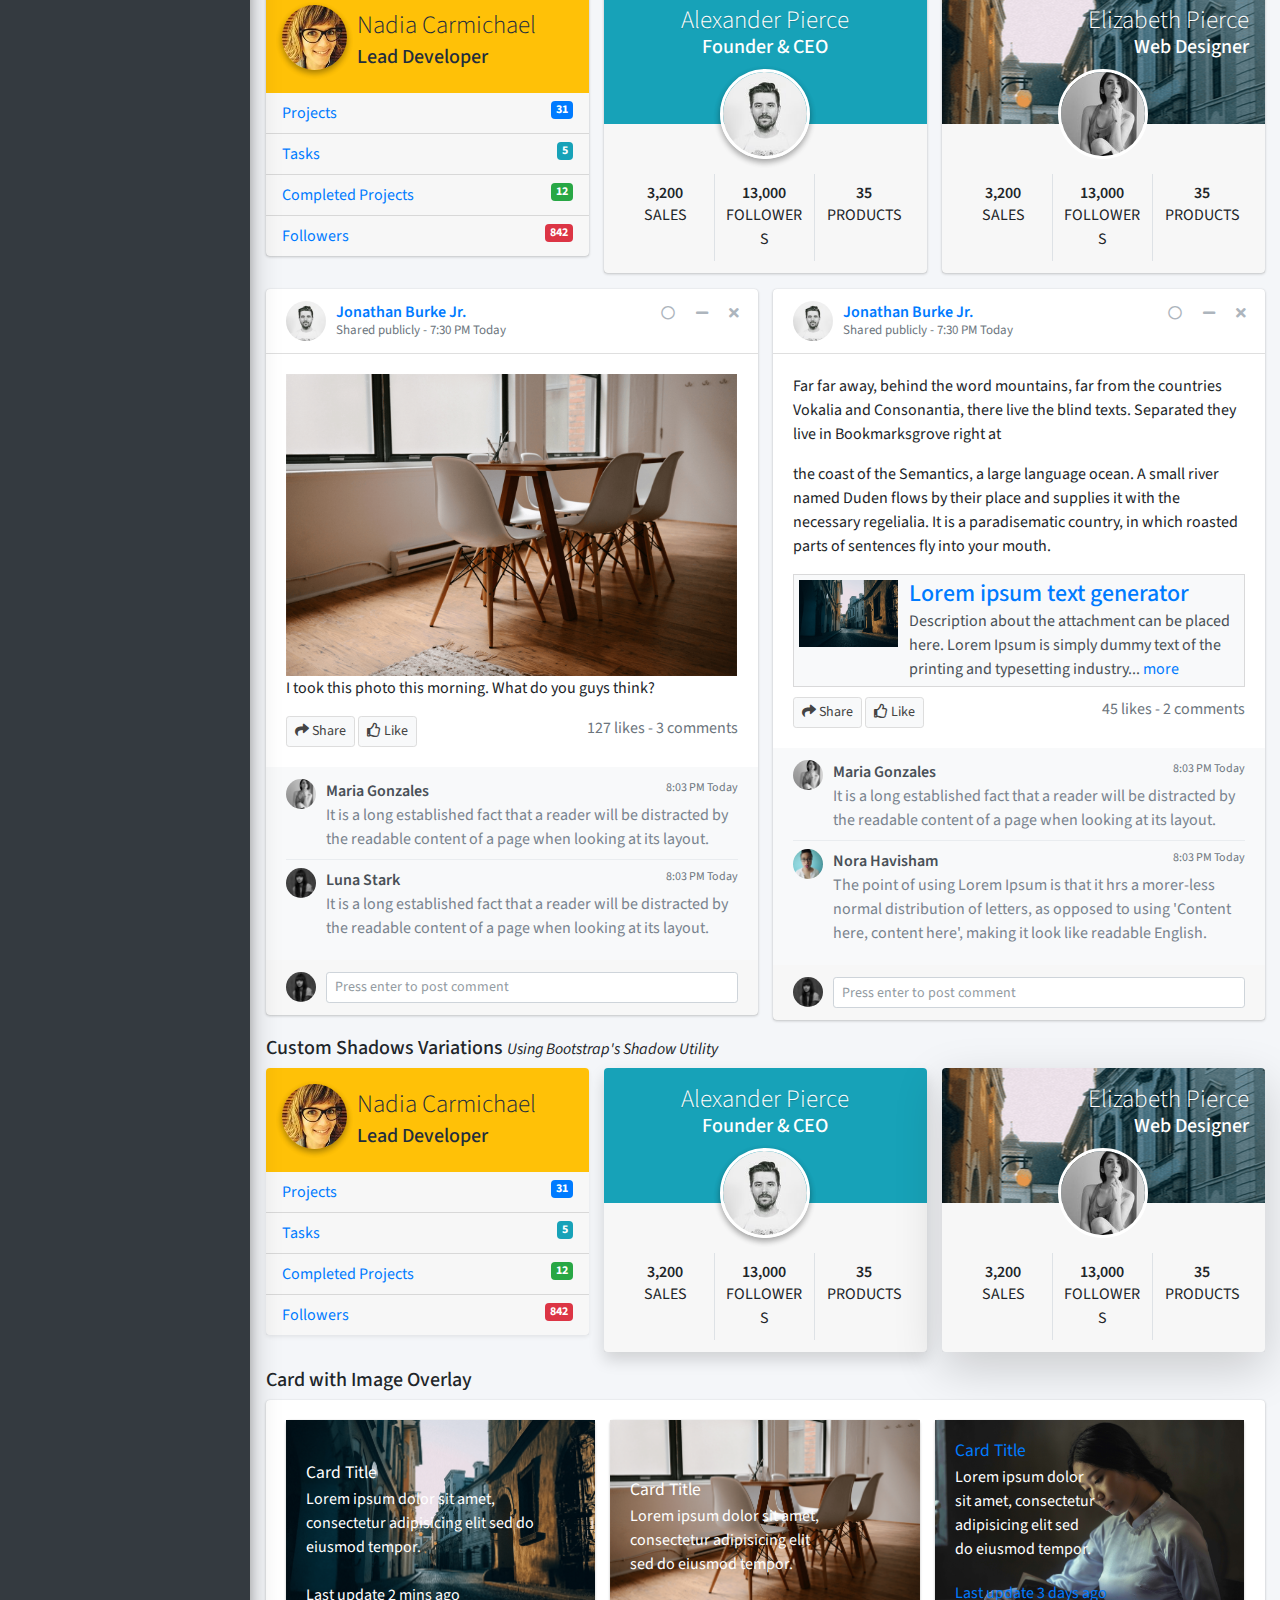
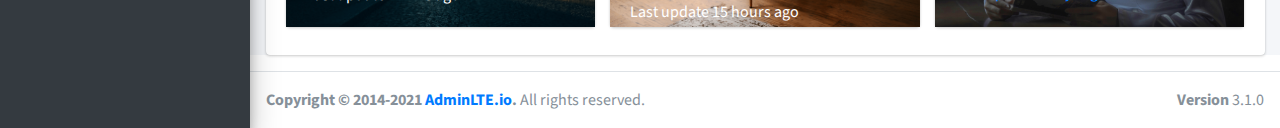
<file: public/back/pages/widgets.html>
<!DOCTYPE html>
<html lang="en">
<head>
  <meta charset="utf-8">
  <meta name="viewport" content="width=device-width, initial-scale=1">
  <title>AdminLTE 3 | Widgets</title>

  <!-- Google Font: Source Sans Pro -->
  <link rel="stylesheet" href="https://fonts.googleapis.com/css?family=Source+Sans+Pro:300,400,400i,700&display=fallback">
  <!-- Font Awesome -->
  <link rel="stylesheet" href="../plugins/fontawesome-free/css/all.min.css">
  <!-- Ionicons -->
  <link rel="stylesheet" href="https://code.ionicframework.com/ionicons/2.0.1/css/ionicons.min.css">
  <!-- Theme style -->
  <link rel="stylesheet" href="../dist/css/adminlte.min.css">
</head>
<body class="hold-transition sidebar-mini">
<div class="wrapper">
  <!-- Navbar -->
  <nav class="main-header navbar navbar-expand navbar-white navbar-light">
    <!-- Left navbar links -->
    <ul class="navbar-nav">
      <li class="nav-item">
        <a class="nav-link" data-widget="pushmenu" href="#" role="button"><i class="fas fa-bars"></i></a>
      </li>
      <li class="nav-item d-none d-sm-inline-block">
        <a href="../index3.html" class="nav-link">Home</a>
      </li>
      <li class="nav-item d-none d-sm-inline-block">
        <a href="#" class="nav-link">Contact</a>
      </li>
    </ul>

    <!-- Right navbar links -->
    <ul class="navbar-nav ml-auto">
      <!-- Navbar Search -->
      <li class="nav-item">
        <a class="nav-link" data-widget="navbar-search" href="#" role="button">
          <i class="fas fa-search"></i>
        </a>
        <div class="navbar-search-block">
          <form class="form-inline">
            <div class="input-group input-group-sm">
              <input class="form-control form-control-navbar" type="search" placeholder="Search" aria-label="Search">
              <div class="input-group-append">
                <button class="btn btn-navbar" type="submit">
                  <i class="fas fa-search"></i>
                </button>
                <button class="btn btn-navbar" type="button" data-widget="navbar-search">
                  <i class="fas fa-times"></i>
                </button>
              </div>
            </div>
          </form>
        </div>
      </li>

      <!-- Messages Dropdown Menu -->
      <li class="nav-item dropdown">
        <a class="nav-link" data-toggle="dropdown" href="#">
          <i class="far fa-comments"></i>
          <span class="badge badge-danger navbar-badge">3</span>
        </a>
        <div class="dropdown-menu dropdown-menu-lg dropdown-menu-right">
          <a href="#" class="dropdown-item">
            <!-- Message Start -->
            <div class="media">
              <img src="../dist/img/user1-128x128.jpg" alt="User Avatar" class="img-size-50 mr-3 img-circle">
              <div class="media-body">
                <h3 class="dropdown-item-title">
                  Brad Diesel
                  <span class="float-right text-sm text-danger"><i class="fas fa-star"></i></span>
                </h3>
                <p class="text-sm">Call me whenever you can...</p>
                <p class="text-sm text-muted"><i class="far fa-clock mr-1"></i> 4 Hours Ago</p>
              </div>
            </div>
            <!-- Message End -->
          </a>
          <div class="dropdown-divider"></div>
          <a href="#" class="dropdown-item">
            <!-- Message Start -->
            <div class="media">
              <img src="../dist/img/user8-128x128.jpg" alt="User Avatar" class="img-size-50 img-circle mr-3">
              <div class="media-body">
                <h3 class="dropdown-item-title">
                  John Pierce
                  <span class="float-right text-sm text-muted"><i class="fas fa-star"></i></span>
                </h3>
                <p class="text-sm">I got your message bro</p>
                <p class="text-sm text-muted"><i class="far fa-clock mr-1"></i> 4 Hours Ago</p>
              </div>
            </div>
            <!-- Message End -->
          </a>
          <div class="dropdown-divider"></div>
          <a href="#" class="dropdown-item">
            <!-- Message Start -->
            <div class="media">
              <img src="../dist/img/user3-128x128.jpg" alt="User Avatar" class="img-size-50 img-circle mr-3">
              <div class="media-body">
                <h3 class="dropdown-item-title">
                  Nora Silvester
                  <span class="float-right text-sm text-warning"><i class="fas fa-star"></i></span>
                </h3>
                <p class="text-sm">The subject goes here</p>
                <p class="text-sm text-muted"><i class="far fa-clock mr-1"></i> 4 Hours Ago</p>
              </div>
            </div>
            <!-- Message End -->
          </a>
          <div class="dropdown-divider"></div>
          <a href="#" class="dropdown-item dropdown-footer">See All Messages</a>
        </div>
      </li>
      <!-- Notifications Dropdown Menu -->
      <li class="nav-item dropdown">
        <a class="nav-link" data-toggle="dropdown" href="#">
          <i class="far fa-bell"></i>
          <span class="badge badge-warning navbar-badge">15</span>
        </a>
        <div class="dropdown-menu dropdown-menu-lg dropdown-menu-right">
          <span class="dropdown-item dropdown-header">15 Notifications</span>
          <div class="dropdown-divider"></div>
          <a href="#" class="dropdown-item">
            <i class="fas fa-envelope mr-2"></i> 4 new messages
            <span class="float-right text-muted text-sm">3 mins</span>
          </a>
          <div class="dropdown-divider"></div>
          <a href="#" class="dropdown-item">
            <i class="fas fa-users mr-2"></i> 8 friend requests
            <span class="float-right text-muted text-sm">12 hours</span>
          </a>
          <div class="dropdown-divider"></div>
          <a href="#" class="dropdown-item">
            <i class="fas fa-file mr-2"></i> 3 new reports
            <span class="float-right text-muted text-sm">2 days</span>
          </a>
          <div class="dropdown-divider"></div>
          <a href="#" class="dropdown-item dropdown-footer">See All Notifications</a>
        </div>
      </li>
      <li class="nav-item">
        <a class="nav-link" data-widget="fullscreen" href="#" role="button">
          <i class="fas fa-expand-arrows-alt"></i>
        </a>
      </li>
      <li class="nav-item">
        <a class="nav-link" data-widget="control-sidebar" data-slide="true" href="#" role="button">
          <i class="fas fa-th-large"></i>
        </a>
      </li>
    </ul>
  </nav>
  <!-- /.navbar -->

  <!-- Main Sidebar Container -->
  <aside class="main-sidebar sidebar-dark-primary elevation-4">
    <!-- Brand Logo -->
    <a href="../index3.html" class="brand-link">
      <img src="../dist/img/AdminLTELogo.png" alt="AdminLTE Logo" class="brand-image img-circle elevation-3" style="opacity: .8">
      <span class="brand-text font-weight-light">AdminLTE 3</span>
    </a>

    <!-- Sidebar -->
    <div class="sidebar">
      <!-- Sidebar user panel (optional) -->
      <div class="user-panel mt-3 pb-3 mb-3 d-flex">
        <div class="image">
          <img src="../dist/img/user2-160x160.jpg" class="img-circle elevation-2" alt="User Image">
        </div>
        <div class="info">
          <a href="#" class="d-block">Alexander Pierce</a>
        </div>
      </div>

      <!-- SidebarSearch Form -->
      <div class="form-inline">
        <div class="input-group" data-widget="sidebar-search">
          <input class="form-control form-control-sidebar" type="search" placeholder="Search" aria-label="Search">
          <div class="input-group-append">
            <button class="btn btn-sidebar">
              <i class="fas fa-search fa-fw"></i>
            </button>
          </div>
        </div>
      </div>

      <!-- Sidebar Menu -->
      <nav class="mt-2">
        <ul class="nav nav-pills nav-sidebar flex-column" data-widget="treeview" role="menu" data-accordion="false">
          <!-- Add icons to the links using the .nav-icon class
               with font-awesome or any other icon font library -->
          <li class="nav-item">
            <a href="#" class="nav-link">
              <i class="nav-icon fas fa-tachometer-alt"></i>
              <p>
                Dashboard
                <i class="right fas fa-angle-left"></i>
              </p>
            </a>
            <ul class="nav nav-treeview">
              <li class="nav-item">
                <a href="../index.html" class="nav-link">
                  <i class="far fa-circle nav-icon"></i>
                  <p>Dashboard v1</p>
                </a>
              </li>
              <li class="nav-item">
                <a href="../index2.html" class="nav-link">
                  <i class="far fa-circle nav-icon"></i>
                  <p>Dashboard v2</p>
                </a>
              </li>
              <li class="nav-item">
                <a href="../index3.html" class="nav-link">
                  <i class="far fa-circle nav-icon"></i>
                  <p>Dashboard v3</p>
                </a>
              </li>
            </ul>
          </li>
          <li class="nav-item">
            <a href="widgets.html" class="nav-link active">
              <i class="nav-icon fas fa-th"></i>
              <p>
                Widgets
                <span class="right badge badge-danger">New</span>
              </p>
            </a>
          </li>
          <li class="nav-item">
            <a href="#" class="nav-link">
              <i class="nav-icon fas fa-copy"></i>
              <p>
                Layout Options
                <i class="fas fa-angle-left right"></i>
                <span class="badge badge-info right">6</span>
              </p>
            </a>
            <ul class="nav nav-treeview">
              <li class="nav-item">
                <a href="layout/top-nav.html" class="nav-link">
                  <i class="far fa-circle nav-icon"></i>
                  <p>Top Navigation</p>
                </a>
              </li>
              <li class="nav-item">
                <a href="layout/top-nav-sidebar.html" class="nav-link">
                  <i class="far fa-circle nav-icon"></i>
                  <p>Top Navigation + Sidebar</p>
                </a>
              </li>
              <li class="nav-item">
                <a href="layout/boxed.html" class="nav-link">
                  <i class="far fa-circle nav-icon"></i>
                  <p>Boxed</p>
                </a>
              </li>
              <li class="nav-item">
                <a href="layout/fixed-sidebar.html" class="nav-link">
                  <i class="far fa-circle nav-icon"></i>
                  <p>Fixed Sidebar</p>
                </a>
              </li>
              <li class="nav-item">
                <a href="layout/fixed-sidebar-custom.html" class="nav-link">
                  <i class="far fa-circle nav-icon"></i>
                  <p>Fixed Sidebar <small>+ Custom Area</small></p>
                </a>
              </li>
              <li class="nav-item">
                <a href="layout/fixed-topnav.html" class="nav-link">
                  <i class="far fa-circle nav-icon"></i>
                  <p>Fixed Navbar</p>
                </a>
              </li>
              <li class="nav-item">
                <a href="layout/fixed-footer.html" class="nav-link">
                  <i class="far fa-circle nav-icon"></i>
                  <p>Fixed Footer</p>
                </a>
              </li>
              <li class="nav-item">
                <a href="layout/collapsed-sidebar.html" class="nav-link">
                  <i class="far fa-circle nav-icon"></i>
                  <p>Collapsed Sidebar</p>
                </a>
              </li>
            </ul>
          </li>
          <li class="nav-item">
            <a href="#" class="nav-link">
              <i class="nav-icon fas fa-chart-pie"></i>
              <p>
                Charts
                <i class="right fas fa-angle-left"></i>
              </p>
            </a>
            <ul class="nav nav-treeview">
              <li class="nav-item">
                <a href="charts/chartjs.html" class="nav-link">
                  <i class="far fa-circle nav-icon"></i>
                  <p>ChartJS</p>
                </a>
              </li>
              <li class="nav-item">
                <a href="charts/flot.html" class="nav-link">
                  <i class="far fa-circle nav-icon"></i>
                  <p>Flot</p>
                </a>
              </li>
              <li class="nav-item">
                <a href="charts/inline.html" class="nav-link">
                  <i class="far fa-circle nav-icon"></i>
                  <p>Inline</p>
                </a>
              </li>
              <li class="nav-item">
                <a href="charts/uplot.html" class="nav-link">
                  <i class="far fa-circle nav-icon"></i>
                  <p>uPlot</p>
                </a>
              </li>
            </ul>
          </li>
          <li class="nav-item">
            <a href="#" class="nav-link">
              <i class="nav-icon fas fa-tree"></i>
              <p>
                UI Elements
                <i class="fas fa-angle-left right"></i>
              </p>
            </a>
            <ul class="nav nav-treeview">
              <li class="nav-item">
                <a href="UI/general.html" class="nav-link">
                  <i class="far fa-circle nav-icon"></i>
                  <p>General</p>
                </a>
              </li>
              <li class="nav-item">
                <a href="UI/icons.html" class="nav-link">
                  <i class="far fa-circle nav-icon"></i>
                  <p>Icons</p>
                </a>
              </li>
              <li class="nav-item">
                <a href="UI/buttons.html" class="nav-link">
                  <i class="far fa-circle nav-icon"></i>
                  <p>Buttons</p>
                </a>
              </li>
              <li class="nav-item">
                <a href="UI/sliders.html" class="nav-link">
                  <i class="far fa-circle nav-icon"></i>
                  <p>Sliders</p>
                </a>
              </li>
              <li class="nav-item">
                <a href="UI/modals.html" class="nav-link">
                  <i class="far fa-circle nav-icon"></i>
                  <p>Modals & Alerts</p>
                </a>
              </li>
              <li class="nav-item">
                <a href="UI/navbar.html" class="nav-link">
                  <i class="far fa-circle nav-icon"></i>
                  <p>Navbar & Tabs</p>
                </a>
              </li>
              <li class="nav-item">
                <a href="UI/timeline.html" class="nav-link">
                  <i class="far fa-circle nav-icon"></i>
                  <p>Timeline</p>
                </a>
              </li>
              <li class="nav-item">
                <a href="UI/ribbons.html" class="nav-link">
                  <i class="far fa-circle nav-icon"></i>
                  <p>Ribbons</p>
                </a>
              </li>
            </ul>
          </li>
          <li class="nav-item">
            <a href="#" class="nav-link">
              <i class="nav-icon fas fa-edit"></i>
              <p>
                Forms
                <i class="fas fa-angle-left right"></i>
              </p>
            </a>
            <ul class="nav nav-treeview">
              <li class="nav-item">
                <a href="forms/general.html" class="nav-link">
                  <i class="far fa-circle nav-icon"></i>
                  <p>General Elements</p>
                </a>
              </li>
              <li class="nav-item">
                <a href="forms/advanced.html" class="nav-link">
                  <i class="far fa-circle nav-icon"></i>
                  <p>Advanced Elements</p>
                </a>
              </li>
              <li class="nav-item">
                <a href="forms/editors.html" class="nav-link">
                  <i class="far fa-circle nav-icon"></i>
                  <p>Editors</p>
                </a>
              </li>
              <li class="nav-item">
                <a href="forms/validation.html" class="nav-link">
                  <i class="far fa-circle nav-icon"></i>
                  <p>Validation</p>
                </a>
              </li>
            </ul>
          </li>
          <li class="nav-item">
            <a href="#" class="nav-link">
              <i class="nav-icon fas fa-table"></i>
              <p>
                Tables
                <i class="fas fa-angle-left right"></i>
              </p>
            </a>
            <ul class="nav nav-treeview">
              <li class="nav-item">
                <a href="tables/simple.html" class="nav-link">
                  <i class="far fa-circle nav-icon"></i>
                  <p>Simple Tables</p>
                </a>
              </li>
              <li class="nav-item">
                <a href="tables/data.html" class="nav-link">
                  <i class="far fa-circle nav-icon"></i>
                  <p>DataTables</p>
                </a>
              </li>
              <li class="nav-item">
                <a href="tables/jsgrid.html" class="nav-link">
                  <i class="far fa-circle nav-icon"></i>
                  <p>jsGrid</p>
                </a>
              </li>
            </ul>
          </li>
          <li class="nav-header">EXAMPLES</li>
          <li class="nav-item">
            <a href="calendar.html" class="nav-link">
              <i class="nav-icon far fa-calendar-alt"></i>
              <p>
                Calendar
                <span class="badge badge-info right">2</span>
              </p>
            </a>
          </li>
          <li class="nav-item">
            <a href="gallery.html" class="nav-link">
              <i class="nav-icon far fa-image"></i>
              <p>
                Gallery
              </p>
            </a>
          </li>
          <li class="nav-item">
            <a href="kanban.html" class="nav-link">
              <i class="nav-icon fas fa-columns"></i>
              <p>
                Kanban Board
              </p>
            </a>
          </li>
          <li class="nav-item">
            <a href="#" class="nav-link">
              <i class="nav-icon far fa-envelope"></i>
              <p>
                Mailbox
                <i class="fas fa-angle-left right"></i>
              </p>
            </a>
            <ul class="nav nav-treeview">
              <li class="nav-item">
                <a href="mailbox/mailbox.html" class="nav-link">
                  <i class="far fa-circle nav-icon"></i>
                  <p>Inbox</p>
                </a>
              </li>
              <li class="nav-item">
                <a href="mailbox/compose.html" class="nav-link">
                  <i class="far fa-circle nav-icon"></i>
                  <p>Compose</p>
                </a>
              </li>
              <li class="nav-item">
                <a href="mailbox/read-mail.html" class="nav-link">
                  <i class="far fa-circle nav-icon"></i>
                  <p>Read</p>
                </a>
              </li>
            </ul>
          </li>
          <li class="nav-item">
            <a href="#" class="nav-link">
              <i class="nav-icon fas fa-book"></i>
              <p>
                Pages
                <i class="fas fa-angle-left right"></i>
              </p>
            </a>
            <ul class="nav nav-treeview">
              <li class="nav-item">
                <a href="examples/invoice.html" class="nav-link">
                  <i class="far fa-circle nav-icon"></i>
                  <p>Invoice</p>
                </a>
              </li>
              <li class="nav-item">
                <a href="examples/profile.html" class="nav-link">
                  <i class="far fa-circle nav-icon"></i>
                  <p>Profile</p>
                </a>
              </li>
              <li class="nav-item">
                <a href="examples/e-commerce.html" class="nav-link">
                  <i class="far fa-circle nav-icon"></i>
                  <p>E-commerce</p>
                </a>
              </li>
              <li class="nav-item">
                <a href="examples/projects.html" class="nav-link">
                  <i class="far fa-circle nav-icon"></i>
                  <p>Projects</p>
                </a>
              </li>
              <li class="nav-item">
                <a href="examples/project-add.html" class="nav-link">
                  <i class="far fa-circle nav-icon"></i>
                  <p>Project Add</p>
                </a>
              </li>
              <li class="nav-item">
                <a href="examples/project-edit.html" class="nav-link">
                  <i class="far fa-circle nav-icon"></i>
                  <p>Project Edit</p>
                </a>
              </li>
              <li class="nav-item">
                <a href="examples/project-detail.html" class="nav-link">
                  <i class="far fa-circle nav-icon"></i>
                  <p>Project Detail</p>
                </a>
              </li>
              <li class="nav-item">
                <a href="examples/contacts.html" class="nav-link">
                  <i class="far fa-circle nav-icon"></i>
                  <p>Contacts</p>
                </a>
              </li>
              <li class="nav-item">
                <a href="examples/faq.html" class="nav-link">
                  <i class="far fa-circle nav-icon"></i>
                  <p>FAQ</p>
                </a>
              </li>
              <li class="nav-item">
                <a href="examples/contact-us.html" class="nav-link">
                  <i class="far fa-circle nav-icon"></i>
                  <p>Contact us</p>
                </a>
              </li>
            </ul>
          </li>
          <li class="nav-item">
            <a href="#" class="nav-link">
              <i class="nav-icon far fa-plus-square"></i>
              <p>
                Extras
                <i class="fas fa-angle-left right"></i>
              </p>
            </a>
            <ul class="nav nav-treeview">
              <li class="nav-item">
                <a href="#" class="nav-link">
                  <i class="far fa-circle nav-icon"></i>
                  <p>
                    Login & Register v1
                    <i class="fas fa-angle-left right"></i>
                  </p>
                </a>
                <ul class="nav nav-treeview">
                  <li class="nav-item">
                    <a href="examples/login.html" class="nav-link">
                      <i class="far fa-circle nav-icon"></i>
                      <p>Login v1</p>
                    </a>
                  </li>
                  <li class="nav-item">
                    <a href="examples/register.html" class="nav-link">
                      <i class="far fa-circle nav-icon"></i>
                      <p>Register v1</p>
                    </a>
                  </li>
                  <li class="nav-item">
                    <a href="examples/forgot-password.html" class="nav-link">
                      <i class="far fa-circle nav-icon"></i>
                      <p>Forgot Password v1</p>
                    </a>
                  </li>
                  <li class="nav-item">
                    <a href="examples/recover-password.html" class="nav-link">
                      <i class="far fa-circle nav-icon"></i>
                      <p>Recover Password v1</p>
                    </a>
                  </li>
                </ul>
              </li>
              <li class="nav-item">
                <a href="#" class="nav-link">
                  <i class="far fa-circle nav-icon"></i>
                  <p>
                    Login & Register v2
                    <i class="fas fa-angle-left right"></i>
                  </p>
                </a>
                <ul class="nav nav-treeview">
                  <li class="nav-item">
                    <a href="examples/login-v2.html" class="nav-link">
                      <i class="far fa-circle nav-icon"></i>
                      <p>Login v2</p>
                    </a>
                  </li>
                  <li class="nav-item">
                    <a href="examples/register-v2.html" class="nav-link">
                      <i class="far fa-circle nav-icon"></i>
                      <p>Register v2</p>
                    </a>
                  </li>
                  <li class="nav-item">
                    <a href="examples/forgot-password-v2.html" class="nav-link">
                      <i class="far fa-circle nav-icon"></i>
                      <p>Forgot Password v2</p>
                    </a>
                  </li>
                  <li class="nav-item">
                    <a href="examples/recover-password-v2.html" class="nav-link">
                      <i class="far fa-circle nav-icon"></i>
                      <p>Recover Password v2</p>
                    </a>
                  </li>
                </ul>
              </li>
              <li class="nav-item">
                <a href="examples/lockscreen.html" class="nav-link">
                  <i class="far fa-circle nav-icon"></i>
                  <p>Lockscreen</p>
                </a>
              </li>
              <li class="nav-item">
                <a href="examples/legacy-user-menu.html" class="nav-link">
                  <i class="far fa-circle nav-icon"></i>
                  <p>Legacy User Menu</p>
                </a>
              </li>
              <li class="nav-item">
                <a href="examples/language-menu.html" class="nav-link">
                  <i class="far fa-circle nav-icon"></i>
                  <p>Language Menu</p>
                </a>
              </li>
              <li class="nav-item">
                <a href="examples/404.html" class="nav-link">
                  <i class="far fa-circle nav-icon"></i>
                  <p>Error 404</p>
                </a>
              </li>
              <li class="nav-item">
                <a href="examples/500.html" class="nav-link">
                  <i class="far fa-circle nav-icon"></i>
                  <p>Error 500</p>
                </a>
              </li>
              <li class="nav-item">
                <a href="examples/pace.html" class="nav-link">
                  <i class="far fa-circle nav-icon"></i>
                  <p>Pace</p>
                </a>
              </li>
              <li class="nav-item">
                <a href="examples/blank.html" class="nav-link">
                  <i class="far fa-circle nav-icon"></i>
                  <p>Blank Page</p>
                </a>
              </li>
              <li class="nav-item">
                <a href="../starter.html" class="nav-link">
                  <i class="far fa-circle nav-icon"></i>
                  <p>Starter Page</p>
                </a>
              </li>
            </ul>
          </li>
          <li class="nav-item">
            <a href="#" class="nav-link">
              <i class="nav-icon fas fa-search"></i>
              <p>
                Search
                <i class="fas fa-angle-left right"></i>
              </p>
            </a>
            <ul class="nav nav-treeview">
              <li class="nav-item">
                <a href="search/simple.html" class="nav-link">
                  <i class="far fa-circle nav-icon"></i>
                  <p>Simple Search</p>
                </a>
              </li>
              <li class="nav-item">
                <a href="search/enhanced.html" class="nav-link">
                  <i class="far fa-circle nav-icon"></i>
                  <p>Enhanced</p>
                </a>
              </li>
            </ul>
          </li>
          <li class="nav-header">MISCELLANEOUS</li>
          <li class="nav-item">
            <a href="../iframe.html" class="nav-link">
              <i class="nav-icon fas fa-ellipsis-h"></i>
              <p>Tabbed IFrame Plugin</p>
            </a>
          </li>
          <li class="nav-item">
            <a href="https://adminlte.io/docs/3.1/" class="nav-link">
              <i class="nav-icon fas fa-file"></i>
              <p>Documentation</p>
            </a>
          </li>
          <li class="nav-header">MULTI LEVEL EXAMPLE</li>
          <li class="nav-item">
            <a href="#" class="nav-link">
              <i class="fas fa-circle nav-icon"></i>
              <p>Level 1</p>
            </a>
          </li>
          <li class="nav-item">
            <a href="#" class="nav-link">
              <i class="nav-icon fas fa-circle"></i>
              <p>
                Level 1
                <i class="right fas fa-angle-left"></i>
              </p>
            </a>
            <ul class="nav nav-treeview">
              <li class="nav-item">
                <a href="#" class="nav-link">
                  <i class="far fa-circle nav-icon"></i>
                  <p>Level 2</p>
                </a>
              </li>
              <li class="nav-item">
                <a href="#" class="nav-link">
                  <i class="far fa-circle nav-icon"></i>
                  <p>
                    Level 2
                    <i class="right fas fa-angle-left"></i>
                  </p>
                </a>
                <ul class="nav nav-treeview">
                  <li class="nav-item">
                    <a href="#" class="nav-link">
                      <i class="far fa-dot-circle nav-icon"></i>
                      <p>Level 3</p>
                    </a>
                  </li>
                  <li class="nav-item">
                    <a href="#" class="nav-link">
                      <i class="far fa-dot-circle nav-icon"></i>
                      <p>Level 3</p>
                    </a>
                  </li>
                  <li class="nav-item">
                    <a href="#" class="nav-link">
                      <i class="far fa-dot-circle nav-icon"></i>
                      <p>Level 3</p>
                    </a>
                  </li>
                </ul>
              </li>
              <li class="nav-item">
                <a href="#" class="nav-link">
                  <i class="far fa-circle nav-icon"></i>
                  <p>Level 2</p>
                </a>
              </li>
            </ul>
          </li>
          <li class="nav-item">
            <a href="#" class="nav-link">
              <i class="fas fa-circle nav-icon"></i>
              <p>Level 1</p>
            </a>
          </li>
          <li class="nav-header">LABELS</li>
          <li class="nav-item">
            <a href="#" class="nav-link">
              <i class="nav-icon far fa-circle text-danger"></i>
              <p class="text">Important</p>
            </a>
          </li>
          <li class="nav-item">
            <a href="#" class="nav-link">
              <i class="nav-icon far fa-circle text-warning"></i>
              <p>Warning</p>
            </a>
          </li>
          <li class="nav-item">
            <a href="#" class="nav-link">
              <i class="nav-icon far fa-circle text-info"></i>
              <p>Informational</p>
            </a>
          </li>
        </ul>
      </nav>
      <!-- /.sidebar-menu -->
    </div>
    <!-- /.sidebar -->
  </aside>

  <!-- Content Wrapper. Contains page content -->
  <div class="content-wrapper">
    <!-- Content Header (Page header) -->
    <section class="content-header">
      <div class="container-fluid">
        <div class="row mb-2">
          <div class="col-sm-6">
            <h1>Widgets</h1>
          </div>
          <div class="col-sm-6">
            <ol class="breadcrumb float-sm-right">
              <li class="breadcrumb-item"><a href="#">Home</a></li>
              <li class="breadcrumb-item active">Widgets</li>
            </ol>
          </div>
        </div>
      </div><!-- /.container-fluid -->
    </section>

    <!-- Main content -->
    <section class="content">
      <div class="container-fluid">
        <h5 class="mb-2">Info Box</h5>
        <div class="row">
          <div class="col-md-3 col-sm-6 col-12">
            <div class="info-box">
              <span class="info-box-icon bg-info"><i class="far fa-envelope"></i></span>

              <div class="info-box-content">
                <span class="info-box-text">Messages</span>
                <span class="info-box-number">1,410</span>
              </div>
              <!-- /.info-box-content -->
            </div>
            <!-- /.info-box -->
          </div>
          <!-- /.col -->
          <div class="col-md-3 col-sm-6 col-12">
            <div class="info-box">
              <span class="info-box-icon bg-success"><i class="far fa-flag"></i></span>

              <div class="info-box-content">
                <span class="info-box-text">Bookmarks</span>
                <span class="info-box-number">410</span>
              </div>
              <!-- /.info-box-content -->
            </div>
            <!-- /.info-box -->
          </div>
          <!-- /.col -->
          <div class="col-md-3 col-sm-6 col-12">
            <div class="info-box">
              <span class="info-box-icon bg-warning"><i class="far fa-copy"></i></span>

              <div class="info-box-content">
                <span class="info-box-text">Uploads</span>
                <span class="info-box-number">13,648</span>
              </div>
              <!-- /.info-box-content -->
            </div>
            <!-- /.info-box -->
          </div>
          <!-- /.col -->
          <div class="col-md-3 col-sm-6 col-12">
            <div class="info-box">
              <span class="info-box-icon bg-danger"><i class="far fa-star"></i></span>

              <div class="info-box-content">
                <span class="info-box-text">Likes</span>
                <span class="info-box-number">93,139</span>
              </div>
              <!-- /.info-box-content -->
            </div>
            <!-- /.info-box -->
          </div>
          <!-- /.col -->
        </div>
        <!-- /.row -->

        <!-- =========================================================== -->
        <h5 class="mb-2">Info Box With Custom Shadows <small><i>Using Bootstrap's Shadow Utility</i></small></h5>
        <div class="row">
          <div class="col-md-3 col-sm-6 col-12">
            <div class="info-box shadow-none">
              <span class="info-box-icon bg-info"><i class="far fa-envelope"></i></span>

              <div class="info-box-content">
                <span class="info-box-text">Shadows</span>
                <span class="info-box-number">None</span>
              </div>
              <!-- /.info-box-content -->
            </div>
            <!-- /.info-box -->
          </div>
          <!-- /.col -->
          <div class="col-md-3 col-sm-6 col-12">
            <div class="info-box shadow-sm">
              <span class="info-box-icon bg-success"><i class="far fa-flag"></i></span>

              <div class="info-box-content">
                <span class="info-box-text">Shadows</span>
                <span class="info-box-number">Small</span>
              </div>
              <!-- /.info-box-content -->
            </div>
            <!-- /.info-box -->
          </div>
          <!-- /.col -->
          <div class="col-md-3 col-sm-6 col-12">
            <div class="info-box shadow">
              <span class="info-box-icon bg-warning"><i class="far fa-copy"></i></span>

              <div class="info-box-content">
                <span class="info-box-text">Shadows</span>
                <span class="info-box-number">Regular</span>
              </div>
              <!-- /.info-box-content -->
            </div>
            <!-- /.info-box -->
          </div>
          <!-- /.col -->
          <div class="col-md-3 col-sm-6 col-12">
            <div class="info-box shadow-lg">
              <span class="info-box-icon bg-danger"><i class="far fa-star"></i></span>

              <div class="info-box-content">
                <span class="info-box-text">Shadows</span>
                <span class="info-box-number">Large</span>
              </div>
              <!-- /.info-box-content -->
            </div>
            <!-- /.info-box -->
          </div>
          <!-- /.col -->
        </div>
        <!-- /.row -->

        <!-- =========================================================== -->
        <h5 class="mt-4 mb-2">Info Box With <code>bg-*</code></h5>
        <div class="row">
          <div class="col-md-3 col-sm-6 col-12">
            <div class="info-box bg-info">
              <span class="info-box-icon"><i class="far fa-bookmark"></i></span>

              <div class="info-box-content">
                <span class="info-box-text">Bookmarks</span>
                <span class="info-box-number">41,410</span>

                <div class="progress">
                  <div class="progress-bar" style="width: 70%"></div>
                </div>
                <span class="progress-description">
                  70% Increase in 30 Days
                </span>
              </div>
              <!-- /.info-box-content -->
            </div>
            <!-- /.info-box -->
          </div>
          <!-- /.col -->
          <div class="col-md-3 col-sm-6 col-12">
            <div class="info-box bg-success">
              <span class="info-box-icon"><i class="far fa-thumbs-up"></i></span>

              <div class="info-box-content">
                <span class="info-box-text">Likes</span>
                <span class="info-box-number">41,410</span>

                <div class="progress">
                  <div class="progress-bar" style="width: 70%"></div>
                </div>
                <span class="progress-description">
                  70% Increase in 30 Days
                </span>
              </div>
              <!-- /.info-box-content -->
            </div>
            <!-- /.info-box -->
          </div>
          <!-- /.col -->
          <div class="col-md-3 col-sm-6 col-12">
            <div class="info-box bg-warning">
              <span class="info-box-icon"><i class="far fa-calendar-alt"></i></span>

              <div class="info-box-content">
                <span class="info-box-text">Events</span>
                <span class="info-box-number">41,410</span>

                <div class="progress">
                  <div class="progress-bar" style="width: 70%"></div>
                </div>
                <span class="progress-description">
                  70% Increase in 30 Days
                </span>
              </div>
              <!-- /.info-box-content -->
            </div>
            <!-- /.info-box -->
          </div>
          <!-- /.col -->
          <div class="col-md-3 col-sm-6 col-12">
            <div class="info-box bg-danger">
              <span class="info-box-icon"><i class="fas fa-comments"></i></span>

              <div class="info-box-content">
                <span class="info-box-text">Comments</span>
                <span class="info-box-number">41,410</span>

                <div class="progress">
                  <div class="progress-bar" style="width: 70%"></div>
                </div>
                <span class="progress-description">
                  70% Increase in 30 Days
                </span>
              </div>
              <!-- /.info-box-content -->
            </div>
            <!-- /.info-box -->
          </div>
          <!-- /.col -->
        </div>
        <!-- /.row -->

        <!-- =========================================================== -->
        <h5 class="mt-4 mb-2">Info Box With <code>bg-gradient-*</code></h5>
        <div class="row">
          <div class="col-md-3 col-sm-6 col-12">
            <div class="info-box bg-gradient-info">
              <span class="info-box-icon"><i class="far fa-bookmark"></i></span>

              <div class="info-box-content">
                <span class="info-box-text">Bookmarks</span>
                <span class="info-box-number">41,410</span>

                <div class="progress">
                  <div class="progress-bar" style="width: 70%"></div>
                </div>
                <span class="progress-description">
                  70% Increase in 30 Days
                </span>
              </div>
              <!-- /.info-box-content -->
            </div>
            <!-- /.info-box -->
          </div>
          <!-- /.col -->
          <div class="col-md-3 col-sm-6 col-12">
            <div class="info-box bg-gradient-success">
              <span class="info-box-icon"><i class="far fa-thumbs-up"></i></span>

              <div class="info-box-content">
                <span class="info-box-text">Likes</span>
                <span class="info-box-number">41,410</span>

                <div class="progress">
                  <div class="progress-bar" style="width: 70%"></div>
                </div>
                <span class="progress-description">
                  70% Increase in 30 Days
                </span>
              </div>
              <!-- /.info-box-content -->
            </div>
            <!-- /.info-box -->
          </div>
          <!-- /.col -->
          <div class="col-md-3 col-sm-6 col-12">
            <div class="info-box bg-gradient-warning">
              <span class="info-box-icon"><i class="far fa-calendar-alt"></i></span>

              <div class="info-box-content">
                <span class="info-box-text">Events</span>
                <span class="info-box-number">41,410</span>

                <div class="progress">
                  <div class="progress-bar" style="width: 70%"></div>
                </div>
                <span class="progress-description">
                  70% Increase in 30 Days
                </span>
              </div>
              <!-- /.info-box-content -->
            </div>
            <!-- /.info-box -->
          </div>
          <!-- /.col -->
          <div class="col-md-3 col-sm-6 col-12">
            <div class="info-box bg-gradient-danger">
              <span class="info-box-icon"><i class="fas fa-comments"></i></span>

              <div class="info-box-content">
                <span class="info-box-text">Comments</span>
                <span class="info-box-number">41,410</span>

                <div class="progress">
                  <div class="progress-bar" style="width: 70%"></div>
                </div>
                <span class="progress-description">
                  70% Increase in 30 Days
                </span>
              </div>
              <!-- /.info-box-content -->
            </div>
            <!-- /.info-box -->
          </div>
          <!-- /.col -->
        </div>
        <!-- /.row -->

        <!-- =========================================================== -->

        <!-- Small Box (Stat card) -->
        <h5 class="mb-2 mt-4">Small Box</h5>
        <div class="row">
          <div class="col-lg-3 col-6">
            <!-- small card -->
            <div class="small-box bg-info">
              <div class="inner">
                <h3>150</h3>

                <p>New Orders</p>
              </div>
              <div class="icon">
                <i class="fas fa-shopping-cart"></i>
              </div>
              <a href="#" class="small-box-footer">
                More info <i class="fas fa-arrow-circle-right"></i>
              </a>
            </div>
          </div>
          <!-- ./col -->
          <div class="col-lg-3 col-6">
            <!-- small card -->
            <div class="small-box bg-success">
              <div class="inner">
                <h3>53<sup style="font-size: 20px">%</sup></h3>

                <p>Bounce Rate</p>
              </div>
              <div class="icon">
                <i class="ion ion-stats-bars"></i>
              </div>
              <a href="#" class="small-box-footer">
                More info <i class="fas fa-arrow-circle-right"></i>
              </a>
            </div>
          </div>
          <!-- ./col -->
          <div class="col-lg-3 col-6">
            <!-- small card -->
            <div class="small-box bg-warning">
              <div class="inner">
                <h3>44</h3>

                <p>User Registrations</p>
              </div>
              <div class="icon">
                <i class="fas fa-user-plus"></i>
              </div>
              <a href="#" class="small-box-footer">
                More info <i class="fas fa-arrow-circle-right"></i>
              </a>
            </div>
          </div>
          <!-- ./col -->
          <div class="col-lg-3 col-6">
            <!-- small card -->
            <div class="small-box bg-danger">
              <div class="inner">
                <h3>65</h3>

                <p>Unique Visitors</p>
              </div>
              <div class="icon">
                <i class="fas fa-chart-pie"></i>
              </div>
              <a href="#" class="small-box-footer">
                More info <i class="fas fa-arrow-circle-right"></i>
              </a>
            </div>
          </div>
          <!-- ./col -->
        </div>
        <!-- /.row -->

        <!-- Small Box (Stat card) -->
        <div class="row">
          <div class="col-lg-3 col-6">
            <!-- small card -->
            <div class="small-box bg-info">
              <!-- Loading (remove the following to stop the loading)-->
              <div class="overlay">
                <i class="fas fa-3x fa-sync-alt"></i>
              </div>
              <!-- end loading -->
              <div class="inner">
                <h3>150</h3>

                <p>New Orders</p>
              </div>
              <div class="icon">
                <i class="fas fa-shopping-cart"></i>
              </div>
              <a href="#" class="small-box-footer">
                More info <i class="fas fa-arrow-circle-right"></i>
              </a>
            </div>
          </div>
          <!-- ./col -->
          <div class="col-lg-3 col-6">
            <!-- small card -->
            <div class="small-box bg-success">
              <!-- Loading (remove the following to stop the loading)-->
              <div class="overlay dark">
                <i class="fas fa-3x fa-sync-alt"></i>
              </div>
              <!-- end loading -->
              <div class="inner">
                <h3>53<sup style="font-size: 20px">%</sup></h3>

                <p>Bounce Rate</p>
              </div>
              <div class="icon">
                <i class="ion ion-stats-bars"></i>
              </div>
              <a href="#" class="small-box-footer">
                More info <i class="fas fa-arrow-circle-right"></i>
              </a>
            </div>
          </div>
          <!-- ./col -->
        </div>
        <!-- /.row -->

        <!-- =========================================================== -->
        <h4 class="mb-2 mt-4">Cards</h4>
        <h5 class="mb-2">Abilities</h5>
        <div class="row">
          <div class="col-md-3">
            <div class="card card-primary collapsed-card">
              <div class="card-header">
                <h3 class="card-title">Expandable</h3>

                <div class="card-tools">
                  <button type="button" class="btn btn-tool" data-card-widget="collapse"><i class="fas fa-plus"></i>
                  </button>
                </div>
                <!-- /.card-tools -->
              </div>
              <!-- /.card-header -->
              <div class="card-body">
                The body of the card
              </div>
              <!-- /.card-body -->
            </div>
            <!-- /.card -->
          </div>
          <!-- /.col -->
          <div class="col-md-3">
            <div class="card card-success">
              <div class="card-header">
                <h3 class="card-title">Collapsable</h3>

                <div class="card-tools">
                  <button type="button" class="btn btn-tool" data-card-widget="collapse"><i class="fas fa-minus"></i>
                  </button>
                </div>
                <!-- /.card-tools -->
              </div>
              <!-- /.card-header -->
              <div class="card-body">
                The body of the card
              </div>
              <!-- /.card-body -->
            </div>
            <!-- /.card -->
          </div>
          <!-- /.col -->
          <div class="col-md-3">
            <div class="card card-warning">
              <div class="card-header">
                <h3 class="card-title">Removable</h3>

                <div class="card-tools">
                  <button type="button" class="btn btn-tool" data-card-widget="remove"><i class="fas fa-times"></i>
                  </button>
                </div>
                <!-- /.card-tools -->
              </div>
              <!-- /.card-header -->
              <div class="card-body">
                The body of the card
              </div>
              <!-- /.card-body -->
            </div>
            <!-- /.card -->
          </div>
          <!-- /.col -->
          <div class="col-md-3">
            <div class="card card-danger">
              <div class="card-header">
                <h3 class="card-title">Maximizable</h3>

                <div class="card-tools">
                  <button type="button" class="btn btn-tool" data-card-widget="maximize"><i class="fas fa-expand"></i>
                  </button>
                </div>
                <!-- /.card-tools -->
              </div>
              <!-- /.card-header -->
              <div class="card-body">
                The body of the card
              </div>
              <!-- /.card-body -->
            </div>
            <!-- /.card -->
          </div>
          <!-- /.col -->
        </div>
        <!-- /.row -->

        <div class="row">
          <div class="col-md-3">
            <div class="card card-primary">
              <div class="card-header">
                <h3 class="card-title">Card Refresh</h3>

                <div class="card-tools">
                  <button type="button" class="btn btn-tool" data-card-widget="card-refresh" data-source="widgets.html" data-source-selector="#card-refresh-content">
                    <i class="fas fa-sync-alt"></i>
                  </button>
                </div>
                <!-- /.card-tools -->
              </div>
              <!-- /.card-header -->
              <div class="card-body">
                The body of the card
              </div>
              <!-- /.card-body -->
            </div>
            <!-- /.card -->
            <div class="d-none" id="card-refresh-content">
                The body of the card after card refresh
            </div>
          </div>
          <!-- /.col -->
          <div class="col-md-3">
            <div class="card card-success">
              <div class="card-header">
                <h3 class="card-title">All together</h3>

                <div class="card-tools">
                  <button type="button" class="btn btn-tool" data-card-widget="card-refresh" data-source="widgets.html" data-source-selector="#card-refresh-content" data-load-on-init="false">
                    <i class="fas fa-sync-alt"></i>
                  </button>
                  <button type="button" class="btn btn-tool" data-card-widget="maximize">
                    <i class="fas fa-expand"></i>
                  </button>
                  <button type="button" class="btn btn-tool" data-card-widget="collapse">
                    <i class="fas fa-minus"></i>
                  </button>
                  <button type="button" class="btn btn-tool" data-card-widget="remove">
                    <i class="fas fa-times"></i>
                  </button>
                </div>
                <!-- /.card-tools -->
              </div>
              <!-- /.card-header -->
              <div class="card-body">
                The body of the card
              </div>
              <!-- /.card-body -->
            </div>
            <!-- /.card -->
          </div>
          <!-- /.col -->
          <div class="col-md-3">
            <div class="card card-warning">
              <div class="card-header">
                <h3 class="card-title">Loading state</h3>
              </div>
              <div class="card-body">
                The body of the card
              </div>
              <!-- /.card-body -->
              <!-- Loading (remove the following to stop the loading)-->
              <div class="overlay">
                <i class="fas fa-2x fa-sync-alt"></i>
              </div>
              <!-- end loading -->
            </div>
            <!-- /.card -->
          </div>
          <!-- /.col -->
          <div class="col-md-3">
            <div class="card card-danger">
              <div class="card-header">
                <h3 class="card-title">Loading state (dark)</h3>
              </div>
              <div class="card-body">
                The body of the card
              </div>
              <!-- /.card-body -->
              <!-- Loading (remove the following to stop the loading)-->
              <div class="overlay dark">
                <i class="fas fa-2x fa-sync-alt"></i>
              </div>
              <!-- end loading -->
            </div>
            <!-- /.card -->
          </div>
          <!-- /.col -->
        </div>
        <!-- /.row -->

        <!-- =========================================================== -->
        <h5 class="mb-2">Custom Shadows Variations <small><i>Using Bootstrap's Shadow Utility</i></small></h5>
        <div class="row">
          <div class="col-md-3">
            <div class="card card-primary shadow-none">
              <div class="card-header">
                <h3 class="card-title">Shadow - None</h3>

                <div class="card-tools">
                  <button type="button" class="btn btn-tool" data-card-widget="collapse">
                    <i class="fas fa-minus"></i>
                  </button>
                </div>
                <!-- /.card-tools -->
              </div>
              <!-- /.card-header -->
              <div class="card-body">
                The body of the card
              </div>
              <!-- /.card-body -->
            </div>
            <!-- /.card -->
          </div>
          <!-- /.col -->
          <div class="col-md-3">
            <div class="card card-success shadow-sm">
              <div class="card-header">
                <h3 class="card-title">Shadow - Small</h3>

                <div class="card-tools">
                  <button type="button" class="btn btn-tool" data-card-widget="collapse">
                    <i class="fas fa-minus"></i>
                  </button>
                </div>
                <!-- /.card-tools -->
              </div>
              <!-- /.card-header -->
              <div class="card-body">
                The body of the card
              </div>
              <!-- /.card-body -->
            </div>
            <!-- /.card -->
          </div>
          <!-- /.col -->
          <div class="col-md-3">
            <div class="card card-warning shadow">
              <div class="card-header">
                <h3 class="card-title">Shadow - Regular</h3>

                <div class="card-tools">
                  <button type="button" class="btn btn-tool" data-card-widget="remove"><i class="fas fa-times"></i>
                  </button>
                </div>
                <!-- /.card-tools -->
              </div>
              <!-- /.card-header -->
              <div class="card-body">
                The body of the card
              </div>
              <!-- /.card-body -->
            </div>
            <!-- /.card -->
          </div>
          <!-- /.col -->
          <div class="col-md-3">
            <div class="card card-danger shadow-lg">
              <div class="card-header">
                <h3 class="card-title">Shadow - Large</h3>

                <div class="card-tools">
                  <button type="button" class="btn btn-tool" data-card-widget="maximize"><i class="fas fa-expand"></i>
                  </button>
                </div>
                <!-- /.card-tools -->
              </div>
              <!-- /.card-header -->
              <div class="card-body">
                The body of the card
              </div>
              <!-- /.card-body -->
            </div>
            <!-- /.card -->
          </div>
          <!-- /.col -->
        </div>
        <!-- /.row -->

        <!-- =========================================================== -->

        <h5 class="mb-2">Colors Variations</h5>

        <div class="row">
          <div class="col-md-3">
            <div class="card card-primary">
              <div class="card-header">
                <h3 class="card-title">Primary</h3>

                <div class="card-tools">
                  <button type="button" class="btn btn-tool" data-card-widget="collapse">
                    <i class="fas fa-minus"></i>
                  </button>
                </div>
                <!-- /.card-tools -->
              </div>
              <!-- /.card-header -->
              <div class="card-body">
                The body of the card
              </div>
              <!-- /.card-body -->
            </div>
            <!-- /.card -->
          </div>
          <!-- /.col -->
          <div class="col-md-3">
            <div class="card card-success">
              <div class="card-header">
                <h3 class="card-title">Success</h3>

                <div class="card-tools">
                  <button type="button" class="btn btn-tool" data-card-widget="remove"><i class="fas fa-times"></i>
                  </button>
                </div>
                <!-- /.card-tools -->
              </div>
              <!-- /.card-header -->
              <div class="card-body">
                The body of the card
              </div>
              <!-- /.card-body -->
            </div>
            <!-- /.card -->
          </div>
          <!-- /.col -->
          <div class="col-md-3">
            <div class="card card-warning">
              <div class="card-header">
                <h3 class="card-title">Warning</h3>

                <div class="card-tools">
                  <button type="button" class="btn btn-tool" data-card-widget="collapse">
                    <i class="fas fa-minus"></i>
                  </button>
                </div>
                <!-- /.card-tools -->
              </div>
              <!-- /.card-header -->
              <div class="card-body">
                The body of the card
              </div>
              <!-- /.card-body -->
            </div>
            <!-- /.card -->
          </div>
          <!-- /.col -->
          <div class="col-md-3">
            <div class="card card-danger">
              <div class="card-header">
                <h3 class="card-title">Danger</h3>
              </div>
              <div class="card-body">
                The body of the card
              </div>
              <!-- /.card-body -->
            </div>
            <!-- /.card -->
          </div>
          <!-- /.col -->
        </div>
        <!-- /.row -->

        <div class="row">
          <div class="col-md-3">
            <div class="card card-outline card-primary">
              <div class="card-header">
                <h3 class="card-title">Primary Outline</h3>

                <div class="card-tools">
                  <button type="button" class="btn btn-tool" data-card-widget="collapse">
                    <i class="fas fa-minus"></i>
                  </button>
                </div>
                <!-- /.card-tools -->
              </div>
              <!-- /.card-header -->
              <div class="card-body">
                The body of the card
              </div>
              <!-- /.card-body -->
            </div>
            <!-- /.card -->
          </div>
          <!-- /.col -->
          <div class="col-md-3">
            <div class="card card-outline card-success">
              <div class="card-header">
                <h3 class="card-title">Success Outline</h3>

                <div class="card-tools">
                  <button type="button" class="btn btn-tool" data-card-widget="remove"><i class="fas fa-times"></i>
                  </button>
                </div>
                <!-- /.card-tools -->
              </div>
              <!-- /.card-header -->
              <div class="card-body">
                The body of the card
              </div>
              <!-- /.card-body -->
            </div>
            <!-- /.card -->
          </div>
          <!-- /.col -->
          <div class="col-md-3">
            <div class="card card-outline card-warning">
              <div class="card-header">
                <h3 class="card-title">Warning Outline</h3>

                <div class="card-tools">
                  <button type="button" class="btn btn-tool" data-card-widget="collapse">
                    <i class="fas fa-minus"></i>
                  </button>
                </div>
                <!-- /.card-tools -->
              </div>
              <!-- /.card-header -->
              <div class="card-body">
                The body of the card
              </div>
              <!-- /.card-body -->
            </div>
            <!-- /.card -->
          </div>
          <!-- /.col -->
          <div class="col-md-3">
            <div class="card card-outline card-danger">
              <div class="card-header">
                <h3 class="card-title">Danger Outline</h3>
              </div>
              <div class="card-body">
                The body of the card
              </div>
              <!-- /.card-body -->
            </div>
            <!-- /.card -->
          </div>
          <!-- /.col -->
        </div>
        <!-- /.row -->

        <div class="row">
          <div class="col-md-3">
            <div class="card bg-primary">
              <div class="card-header">
                <h3 class="card-title">Primary</h3>

                <div class="card-tools">
                  <button type="button" class="btn btn-tool" data-card-widget="collapse">
                    <i class="fas fa-minus"></i>
                  </button>
                </div>
                <!-- /.card-tools -->
              </div>
              <!-- /.card-header -->
              <div class="card-body">
                The body of the card
              </div>
              <!-- /.card-body -->
            </div>
            <!-- /.card -->
          </div>
          <!-- /.col -->
          <div class="col-md-3">
            <div class="card bg-success">
              <div class="card-header">
                <h3 class="card-title">Success</h3>

                <div class="card-tools">
                  <button type="button" class="btn btn-tool" data-card-widget="remove"><i class="fas fa-times"></i>
                  </button>
                </div>
                <!-- /.card-tools -->
              </div>
              <!-- /.card-header -->
              <div class="card-body">
                The body of the card
              </div>
              <!-- /.card-body -->
            </div>
            <!-- /.card -->
          </div>
          <!-- /.col -->
          <div class="col-md-3">
            <div class="card bg-warning">
              <div class="card-header">
                <h3 class="card-title">Warning</h3>

                <div class="card-tools">
                  <button type="button" class="btn btn-tool" data-card-widget="collapse">
                    <i class="fas fa-minus"></i>
                  </button>
                </div>
                <!-- /.card-tools -->
              </div>
              <!-- /.card-header -->
              <div class="card-body">
                The body of the card
              </div>
              <!-- /.card-body -->
            </div>
            <!-- /.card -->
          </div>
          <!-- /.col -->
          <div class="col-md-3">
            <div class="card bg-danger">
              <div class="card-header">
                <h3 class="card-title">Danger</h3>
              </div>
              <div class="card-body">
                The body of the card
              </div>
              <!-- /.card-body -->
            </div>
            <!-- /.card -->
          </div>
          <!-- /.col -->
        </div>
        <!-- /.row -->

        <div class="row">
          <div class="col-md-3">
            <div class="card bg-gradient-primary">
              <div class="card-header">
                <h3 class="card-title">Primary Gradient</h3>

                <div class="card-tools">
                  <button type="button" class="btn btn-tool" data-card-widget="collapse">
                    <i class="fas fa-minus"></i>
                  </button>
                </div>
                <!-- /.card-tools -->
              </div>
              <!-- /.card-header -->
              <div class="card-body">
                The body of the card
              </div>
              <!-- /.card-body -->
            </div>
            <!-- /.card -->
          </div>
          <!-- /.col -->
          <div class="col-md-3">
            <div class="card bg-gradient-success">
              <div class="card-header">
                <h3 class="card-title">Success Gradient</h3>

                <div class="card-tools">
                  <button type="button" class="btn btn-tool" data-card-widget="remove"><i class="fas fa-times"></i>
                  </button>
                </div>
                <!-- /.card-tools -->
              </div>
              <!-- /.card-header -->
              <div class="card-body">
                The body of the card
              </div>
              <!-- /.card-body -->
            </div>
            <!-- /.card -->
          </div>
          <!-- /.col -->
          <div class="col-md-3">
            <div class="card bg-gradient-warning">
              <div class="card-header">
                <h3 class="card-title">Warning Gradient</h3>

                <div class="card-tools">
                  <button type="button" class="btn btn-tool" data-card-widget="collapse">
                    <i class="fas fa-minus"></i>
                  </button>
                </div>
                <!-- /.card-tools -->
              </div>
              <!-- /.card-header -->
              <div class="card-body">
                The body of the card
              </div>
              <!-- /.card-body -->
            </div>
            <!-- /.card -->
          </div>
          <!-- /.col -->
          <div class="col-md-3">
            <div class="card bg-gradient-danger">
              <div class="card-header">
                <h3 class="card-title">Danger Gradient</h3>
              </div>
              <div class="card-body">
                The body of the card
              </div>
              <!-- /.card-body -->
            </div>
            <!-- /.card -->
          </div>
          <!-- /.col -->
        </div>
        <!-- /.row -->

        <!-- =========================================================== -->

        <!-- Direct Chat -->
        <h4 class="mt-4 mb-2">Direct Chat</h4>
        <div class="row">
          <div class="col-md-3">
            <!-- DIRECT CHAT PRIMARY -->
            <div class="card card-primary card-outline direct-chat direct-chat-primary">
              <div class="card-header">
                <h3 class="card-title">Direct Chat</h3>

                <div class="card-tools">
                  <span title="3 New Messages" class="badge bg-primary">3</span>
                  <button type="button" class="btn btn-tool" data-card-widget="collapse">
                      <i class="fas fa-minus"></i>
                  </button>
                  <button type="button" class="btn btn-tool" title="Contacts" data-widget="chat-pane-toggle">
                    <i class="fas fa-comments"></i>
                  </button>
                  <button type="button" class="btn btn-tool" data-card-widget="remove">
                    <i class="fas fa-times"></i>
                  </button>
                </div>
              </div>
              <!-- /.card-header -->
              <div class="card-body">
                <!-- Conversations are loaded here -->
                <div class="direct-chat-messages">
                  <!-- Message. Default to the left -->
                  <div class="direct-chat-msg">
                    <div class="direct-chat-infos clearfix">
                      <span class="direct-chat-name float-left">Alexander Pierce</span>
                      <span class="direct-chat-timestamp float-right">23 Jan 2:00 pm</span>
                    </div>
                    <!-- /.direct-chat-infos -->
                    <img class="direct-chat-img" src="../dist/img/user1-128x128.jpg" alt="Message User Image">
                    <!-- /.direct-chat-img -->
                    <div class="direct-chat-text">
                      Is this template really for free? That's unbelievable!
                    </div>
                    <!-- /.direct-chat-text -->
                  </div>
                  <!-- /.direct-chat-msg -->

                  <!-- Message to the right -->
                  <div class="direct-chat-msg right">
                    <div class="direct-chat-infos clearfix">
                      <span class="direct-chat-name float-right">Sarah Bullock</span>
                      <span class="direct-chat-timestamp float-left">23 Jan 2:05 pm</span>
                    </div>
                    <!-- /.direct-chat-infos -->
                    <img class="direct-chat-img" src="../dist/img/user3-128x128.jpg" alt="Message User Image">
                    <!-- /.direct-chat-img -->
                    <div class="direct-chat-text">
                      You better believe it!
                    </div>
                    <!-- /.direct-chat-text -->
                  </div>
                  <!-- /.direct-chat-msg -->
                </div>
                <!--/.direct-chat-messages-->

                <!-- Contacts are loaded here -->
                <div class="direct-chat-contacts">
                  <ul class="contacts-list">
                    <li>
                      <a href="#">
                        <img class="contacts-list-img" src="../dist/img/user1-128x128.jpg" alt="User Avatar">

                        <div class="contacts-list-info">
                          <span class="contacts-list-name">
                            Count Dracula
                            <small class="contacts-list-date float-right">2/28/2015</small>
                          </span>
                          <span class="contacts-list-msg">How have you been? I was...</span>
                        </div>
                        <!-- /.contacts-list-info -->
                      </a>
                    </li>
                    <!-- End Contact Item -->
                  </ul>
                  <!-- /.contatcts-list -->
                </div>
                <!-- /.direct-chat-pane -->
              </div>
              <!-- /.card-body -->
              <div class="card-footer">
                <form action="#" method="post">
                  <div class="input-group">
                    <input type="text" name="message" placeholder="Type Message ..." class="form-control">
                    <span class="input-group-append">
                      <button type="submit" class="btn btn-primary">Send</button>
                    </span>
                  </div>
                </form>
              </div>
              <!-- /.card-footer-->
            </div>
            <!--/.direct-chat -->
          </div>
          <!-- /.col -->

          <div class="col-md-3">
            <!-- DIRECT CHAT SUCCESS -->
            <div class="card card-success card-outline direct-chat direct-chat-success">
              <div class="card-header">
                <h3 class="card-title">Direct Chat</h3>

                <div class="card-tools">
                  <span title="3 New Messages" class="badge bg-success">3</span>
                  <button type="button" class="btn btn-tool" data-card-widget="collapse">
                    <i class="fas fa-minus"></i>
                  </button>
                  <button type="button" class="btn btn-tool" title="Contacts" data-widget="chat-pane-toggle">
                    <i class="fas fa-comments"></i>
                  </button>
                  <button type="button" class="btn btn-tool" data-card-widget="remove">
                    <i class="fas fa-times"></i>
                  </button>
                </div>
              </div>
              <!-- /.card-header -->
              <div class="card-body">
                <!-- Conversations are loaded here -->
                <div class="direct-chat-messages">
                  <!-- Message. Default to the left -->
                  <div class="direct-chat-msg">
                    <div class="direct-chat-infos clearfix">
                      <span class="direct-chat-name float-left">Alexander Pierce</span>
                      <span class="direct-chat-timestamp float-right">23 Jan 2:00 pm</span>
                    </div>
                    <!-- /.direct-chat-infos -->
                    <img class="direct-chat-img" src="../dist/img/user1-128x128.jpg" alt="Message User Image">
                    <!-- /.direct-chat-img -->
                    <div class="direct-chat-text">
                      Is this template really for free? That's unbelievable!
                    </div>
                    <!-- /.direct-chat-text -->
                  </div>
                  <!-- /.direct-chat-msg -->

                  <!-- Message to the right -->
                  <div class="direct-chat-msg right">
                    <div class="direct-chat-infos clearfix">
                      <span class="direct-chat-name float-right">Sarah Bullock</span>
                      <span class="direct-chat-timestamp float-left">23 Jan 2:05 pm</span>
                    </div>
                    <!-- /.direct-chat-infos -->
                    <img class="direct-chat-img" src="../dist/img/user3-128x128.jpg" alt="Message User Image">
                    <!-- /.direct-chat-img -->
                    <div class="direct-chat-text">
                      You better believe it!
                    </div>
                    <!-- /.direct-chat-text -->
                  </div>
                  <!-- /.direct-chat-msg -->
                </div>
                <!--/.direct-chat-messages-->

                <!-- Contacts are loaded here -->
                <div class="direct-chat-contacts">
                  <ul class="contacts-list">
                    <li>
                      <a href="#">
                        <img class="contacts-list-img" src="../dist/img/user1-128x128.jpg" alt="User Avatar">

                        <div class="contacts-list-info">
                          <span class="contacts-list-name">
                            Count Dracula
                            <small class="contacts-list-date float-right">2/28/2015</small>
                          </span>
                          <span class="contacts-list-msg">How have you been? I was...</span>
                        </div>
                        <!-- /.contacts-list-info -->
                      </a>
                    </li>
                    <!-- End Contact Item -->
                  </ul>
                  <!-- /.contatcts-list -->
                </div>
                <!-- /.direct-chat-pane -->
              </div>
              <!-- /.card-body -->
              <div class="card-footer">
                <form action="#" method="post">
                  <div class="input-group">
                    <input type="text" name="message" placeholder="Type Message ..." class="form-control">
                    <span class="input-group-append">
                      <button type="submit" class="btn btn-success">Send</button>
                    </span>
                  </div>
                </form>
              </div>
              <!-- /.card-footer-->
            </div>
            <!--/.direct-chat -->
          </div>
          <!-- /.col -->

          <div class="col-md-3">
            <!-- DIRECT CHAT WARNING -->
            <div class="card card-warning direct-chat direct-chat-warning">
              <div class="card-header">
                <h3 class="card-title">Direct Chat</h3>

                <div class="card-tools">
                  <span title="3 New Messages" class="badge bg-danger">3</span>
                  <button type="button" class="btn btn-tool" data-card-widget="collapse">
                    <i class="fas fa-minus"></i>
                  </button>
                  <button type="button" class="btn btn-tool" title="Contacts" data-widget="chat-pane-toggle">
                    <i class="fas fa-comments"></i>
                  </button>
                  <button type="button" class="btn btn-tool" data-card-widget="remove">
                    <i class="fas fa-times"></i>
                  </button>
                </div>
              </div>
              <!-- /.card-header -->
              <div class="card-body">
                <!-- Conversations are loaded here -->
                <div class="direct-chat-messages">
                  <!-- Message. Default to the left -->
                  <div class="direct-chat-msg">
                    <div class="direct-chat-infos clearfix">
                      <span class="direct-chat-name float-left">Alexander Pierce</span>
                      <span class="direct-chat-timestamp float-right">23 Jan 2:00 pm</span>
                    </div>
                    <!-- /.direct-chat-infos -->
                    <img class="direct-chat-img" src="../dist/img/user1-128x128.jpg" alt="Message User Image">
                    <!-- /.direct-chat-img -->
                    <div class="direct-chat-text">
                      Is this template really for free? That's unbelievable!
                    </div>
                    <!-- /.direct-chat-text -->
                  </div>
                  <!-- /.direct-chat-msg -->

                  <!-- Message to the right -->
                  <div class="direct-chat-msg right">
                    <div class="direct-chat-infos clearfix">
                      <span class="direct-chat-name float-right">Sarah Bullock</span>
                      <span class="direct-chat-timestamp float-left">23 Jan 2:05 pm</span>
                    </div>
                    <!-- /.direct-chat-infos -->
                    <img class="direct-chat-img" src="../dist/img/user3-128x128.jpg" alt="Message User Image">
                    <!-- /.direct-chat-img -->
                    <div class="direct-chat-text">
                      You better believe it!
                    </div>
                    <!-- /.direct-chat-text -->
                  </div>
                  <!-- /.direct-chat-msg -->
                </div>
                <!--/.direct-chat-messages-->

                <!-- Contacts are loaded here -->
                <div class="direct-chat-contacts">
                  <ul class="contacts-list">
                    <li>
                      <a href="#">
                        <img class="contacts-list-img" src="../dist/img/user1-128x128.jpg" alt="User Avatar">

                        <div class="contacts-list-info">
                          <span class="contacts-list-name">
                            Count Dracula
                            <small class="contacts-list-date float-right">2/28/2015</small>
                          </span>
                          <span class="contacts-list-msg">How have you been? I was...</span>
                        </div>
                        <!-- /.contacts-list-info -->
                      </a>
                    </li>
                    <!-- End Contact Item -->
                  </ul>
                  <!-- /.contatcts-list -->
                </div>
                <!-- /.direct-chat-pane -->
              </div>
              <!-- /.card-body -->
              <div class="card-footer">
                <form action="#" method="post">
                  <div class="input-group">
                    <input type="text" name="message" placeholder="Type Message ..." class="form-control">
                    <span class="input-group-append">
                      <button type="submit" class="btn btn-warning">Send</button>
                    </span>
                  </div>
                </form>
              </div>
              <!-- /.card-footer-->
            </div>
            <!--/.direct-chat -->
          </div>
          <!-- /.col -->

          <div class="col-md-3">
            <!-- DIRECT CHAT DANGER -->
            <div class="card card-danger direct-chat direct-chat-danger">
              <div class="card-header">
                <h3 class="card-title">Direct Chat</h3>

                <div class="card-tools">
                  <span title="3 New Messages" class="badge">3</span>
                  <button type="button" class="btn btn-tool" data-card-widget="collapse">
                    <i class="fas fa-minus"></i>
                  </button>
                  <button type="button" class="btn btn-tool" title="Contacts" data-widget="chat-pane-toggle">
                    <i class="fas fa-comments"></i>
                  </button>
                  <button type="button" class="btn btn-tool" data-card-widget="remove">
                    <i class="fas fa-times"></i>
                  </button>
                </div>
              </div>
              <!-- /.card-header -->
              <div class="card-body">
                <!-- Conversations are loaded here -->
                <div class="direct-chat-messages">
                  <!-- Message. Default to the left -->
                  <div class="direct-chat-msg">
                    <div class="direct-chat-infos clearfix">
                      <span class="direct-chat-name float-left">Alexander Pierce</span>
                      <span class="direct-chat-timestamp float-right">23 Jan 2:00 pm</span>
                    </div>
                    <!-- /.direct-chat-infos -->
                    <img class="direct-chat-img" src="../dist/img/user1-128x128.jpg" alt="Message User Image">
                    <!-- /.direct-chat-img -->
                    <div class="direct-chat-text">
                      Is this template really for free? That's unbelievable!
                    </div>
                    <!-- /.direct-chat-text -->
                  </div>
                  <!-- /.direct-chat-msg -->

                  <!-- Message to the right -->
                  <div class="direct-chat-msg right">
                    <div class="direct-chat-infos clearfix">
                      <span class="direct-chat-name float-right">Sarah Bullock</span>
                      <span class="direct-chat-timestamp float-left">23 Jan 2:05 pm</span>
                    </div>
                    <!-- /.direct-chat-infos -->
                    <img class="direct-chat-img" src="../dist/img/user3-128x128.jpg" alt="Message User Image">
                    <!-- /.direct-chat-img -->
                    <div class="direct-chat-text">
                      You better believe it!
                    </div>
                    <!-- /.direct-chat-text -->
                  </div>
                  <!-- /.direct-chat-msg -->
                </div>
                <!--/.direct-chat-messages-->

                <!-- Contacts are loaded here -->
                <div class="direct-chat-contacts">
                  <ul class="contacts-list">
                    <li>
                      <a href="#">
                        <img class="contacts-list-img" src="../dist/img/user1-128x128.jpg" alt="User Avatar">

                        <div class="contacts-list-info">
                          <span class="contacts-list-name">
                            Count Dracula
                            <small class="contacts-list-date float-right">2/28/2015</small>
                          </span>
                          <span class="contacts-list-msg">How have you been? I was...</span>
                        </div>
                        <!-- /.contacts-list-info -->
                      </a>
                    </li>
                    <!-- End Contact Item -->
                  </ul>
                  <!-- /.contatcts-list -->
                </div>
                <!-- /.direct-chat-pane -->
              </div>
              <!-- /.card-body -->
              <div class="card-footer">
                <form action="#" method="post">
                  <div class="input-group">
                    <input type="text" name="message" placeholder="Type Message ..." class="form-control">
                    <span class="input-group-append">
                      <button type="submit" class="btn btn-danger">Send</button>
                    </span>
                  </div>
                </form>
              </div>
              <!-- /.card-footer-->
            </div>
            <!--/.direct-chat -->
          </div>
          <!-- /.col -->
        </div>
        <!-- /.row -->

        <!-- =========================================================== -->
        <h5 class="mb-2">Custom Shadows Variations <small><i>Using Bootstrap's Shadow Utility</i></small></h5>
        <div class="row">
          <div class="col-md-3">
            <!-- DIRECT CHAT PRIMARY -->
            <div class="card card-primary card-outline direct-chat direct-chat-primary shadow-none">
              <div class="card-header">
                <h3 class="card-title">Shadow - None</h3>

                <div class="card-tools">
                  <span title="3 New Messages" class="badge bg-primary">3</span>
                  <button type="button" class="btn btn-tool" data-card-widget="collapse">
                    <i class="fas fa-minus"></i>
                  </button>
                  <button type="button" class="btn btn-tool" title="Contacts" data-widget="chat-pane-toggle">
                    <i class="fas fa-comments"></i>
                  </button>
                  <button type="button" class="btn btn-tool" data-card-widget="remove">
                    <i class="fas fa-times"></i>
                  </button>
                </div>
              </div>
              <!-- /.card-header -->
              <div class="card-body">
                <!-- Conversations are loaded here -->
                <div class="direct-chat-messages">
                  <!-- Message. Default to the left -->
                  <div class="direct-chat-msg">
                    <div class="direct-chat-infos clearfix">
                      <span class="direct-chat-name float-left">Alexander Pierce</span>
                      <span class="direct-chat-timestamp float-right">23 Jan 2:00 pm</span>
                    </div>
                    <!-- /.direct-chat-infos -->
                    <img class="direct-chat-img" src="../dist/img/user1-128x128.jpg" alt="Message User Image">
                    <!-- /.direct-chat-img -->
                    <div class="direct-chat-text">
                      Is this template really for free? That's unbelievable!
                    </div>
                    <!-- /.direct-chat-text -->
                  </div>
                  <!-- /.direct-chat-msg -->

                  <!-- Message to the right -->
                  <div class="direct-chat-msg right">
                    <div class="direct-chat-infos clearfix">
                      <span class="direct-chat-name float-right">Sarah Bullock</span>
                      <span class="direct-chat-timestamp float-left">23 Jan 2:05 pm</span>
                    </div>
                    <!-- /.direct-chat-infos -->
                    <img class="direct-chat-img" src="../dist/img/user3-128x128.jpg" alt="Message User Image">
                    <!-- /.direct-chat-img -->
                    <div class="direct-chat-text">
                      You better believe it!
                    </div>
                    <!-- /.direct-chat-text -->
                  </div>
                  <!-- /.direct-chat-msg -->
                </div>
                <!--/.direct-chat-messages-->

                <!-- Contacts are loaded here -->
                <div class="direct-chat-contacts">
                  <ul class="contacts-list">
                    <li>
                      <a href="#">
                        <img class="contacts-list-img" src="../dist/img/user1-128x128.jpg" alt="User Avatar">

                        <div class="contacts-list-info">
                          <span class="contacts-list-name">
                            Count Dracula
                            <small class="contacts-list-date float-right">2/28/2015</small>
                          </span>
                          <span class="contacts-list-msg">How have you been? I was...</span>
                        </div>
                        <!-- /.contacts-list-info -->
                      </a>
                    </li>
                    <!-- End Contact Item -->
                  </ul>
                  <!-- /.contatcts-list -->
                </div>
                <!-- /.direct-chat-pane -->
              </div>
              <!-- /.card-body -->
              <div class="card-footer">
                <form action="#" method="post">
                  <div class="input-group">
                    <input type="text" name="message" placeholder="Type Message ..." class="form-control">
                    <span class="input-group-append">
                      <button type="submit" class="btn btn-primary">Send</button>
                    </span>
                  </div>
                </form>
              </div>
              <!-- /.card-footer-->
            </div>
            <!--/.direct-chat -->
          </div>
          <!-- /.col -->

          <div class="col-md-3">
            <!-- DIRECT CHAT SUCCESS -->
            <div class="card card-success card-outline direct-chat direct-chat-success shadow-sm">
              <div class="card-header">
                <h3 class="card-title">Shadow - Small</h3>

                <div class="card-tools">
                  <span title="3 New Messages" class="badge bg-success">3</span>
                  <button type="button" class="btn btn-tool" data-card-widget="collapse">
                    <i class="fas fa-minus"></i>
                  </button>
                  <button type="button" class="btn btn-tool" title="Contacts" data-widget="chat-pane-toggle">
                    <i class="fas fa-comments"></i>
                  </button>
                  <button type="button" class="btn btn-tool" data-card-widget="remove">
                    <i class="fas fa-times"></i>
                  </button>
                </div>
              </div>
              <!-- /.card-header -->
              <div class="card-body">
                <!-- Conversations are loaded here -->
                <div class="direct-chat-messages">
                  <!-- Message. Default to the left -->
                  <div class="direct-chat-msg">
                    <div class="direct-chat-infos clearfix">
                      <span class="direct-chat-name float-left">Alexander Pierce</span>
                      <span class="direct-chat-timestamp float-right">23 Jan 2:00 pm</span>
                    </div>
                    <!-- /.direct-chat-infos -->
                    <img class="direct-chat-img" src="../dist/img/user1-128x128.jpg" alt="Message User Image">
                    <!-- /.direct-chat-img -->
                    <div class="direct-chat-text">
                      Is this template really for free? That's unbelievable!
                    </div>
                    <!-- /.direct-chat-text -->
                  </div>
                  <!-- /.direct-chat-msg -->

                  <!-- Message to the right -->
                  <div class="direct-chat-msg right">
                    <div class="direct-chat-infos clearfix">
                      <span class="direct-chat-name float-right">Sarah Bullock</span>
                      <span class="direct-chat-timestamp float-left">23 Jan 2:05 pm</span>
                    </div>
                    <!-- /.direct-chat-infos -->
                    <img class="direct-chat-img" src="../dist/img/user3-128x128.jpg" alt="Message User Image">
                    <!-- /.direct-chat-img -->
                    <div class="direct-chat-text">
                      You better believe it!
                    </div>
                    <!-- /.direct-chat-text -->
                  </div>
                  <!-- /.direct-chat-msg -->
                </div>
                <!--/.direct-chat-messages-->

                <!-- Contacts are loaded here -->
                <div class="direct-chat-contacts">
                  <ul class="contacts-list">
                    <li>
                      <a href="#">
                        <img class="contacts-list-img" src="../dist/img/user1-128x128.jpg" alt="User Avatar">

                        <div class="contacts-list-info">
                          <span class="contacts-list-name">
                            Count Dracula
                            <small class="contacts-list-date float-right">2/28/2015</small>
                          </span>
                          <span class="contacts-list-msg">How have you been? I was...</span>
                        </div>
                        <!-- /.contacts-list-info -->
                      </a>
                    </li>
                    <!-- End Contact Item -->
                  </ul>
                  <!-- /.contatcts-list -->
                </div>
                <!-- /.direct-chat-pane -->
              </div>
              <!-- /.card-body -->
              <div class="card-footer">
                <form action="#" method="post">
                  <div class="input-group">
                    <input type="text" name="message" placeholder="Type Message ..." class="form-control">
                    <span class="input-group-append">
                      <button type="submit" class="btn btn-success">Send</button>
                    </span>
                  </div>
                </form>
              </div>
              <!-- /.card-footer-->
            </div>
            <!--/.direct-chat -->
          </div>
          <!-- /.col -->

          <div class="col-md-3">
            <!-- DIRECT CHAT WARNING -->
            <div class="card card-warning direct-chat direct-chat-warning shadow">
              <div class="card-header">
                <h3 class="card-title">Shadow - Regular</h3>

                <div class="card-tools">
                  <span title="3 New Messages" class="badge bg-danger">3</span>
                  <button type="button" class="btn btn-tool" data-card-widget="collapse">
                    <i class="fas fa-minus"></i>
                  </button>
                  <button type="button" class="btn btn-tool" title="Contacts" data-widget="chat-pane-toggle">
                    <i class="fas fa-comments"></i>
                  </button>
                  <button type="button" class="btn btn-tool" data-card-widget="remove">
                    <i class="fas fa-times"></i>
                  </button>
                </div>
              </div>
              <!-- /.card-header -->
              <div class="card-body">
                <!-- Conversations are loaded here -->
                <div class="direct-chat-messages">
                  <!-- Message. Default to the left -->
                  <div class="direct-chat-msg">
                    <div class="direct-chat-infos clearfix">
                      <span class="direct-chat-name float-left">Alexander Pierce</span>
                      <span class="direct-chat-timestamp float-right">23 Jan 2:00 pm</span>
                    </div>
                    <!-- /.direct-chat-infos -->
                    <img class="direct-chat-img" src="../dist/img/user1-128x128.jpg" alt="Message User Image">
                    <!-- /.direct-chat-img -->
                    <div class="direct-chat-text">
                      Is this template really for free? That's unbelievable!
                    </div>
                    <!-- /.direct-chat-text -->
                  </div>
                  <!-- /.direct-chat-msg -->

                  <!-- Message to the right -->
                  <div class="direct-chat-msg right">
                    <div class="direct-chat-infos clearfix">
                      <span class="direct-chat-name float-right">Sarah Bullock</span>
                      <span class="direct-chat-timestamp float-left">23 Jan 2:05 pm</span>
                    </div>
                    <!-- /.direct-chat-infos -->
                    <img class="direct-chat-img" src="../dist/img/user3-128x128.jpg" alt="Message User Image">
                    <!-- /.direct-chat-img -->
                    <div class="direct-chat-text">
                      You better believe it!
                    </div>
                    <!-- /.direct-chat-text -->
                  </div>
                  <!-- /.direct-chat-msg -->
                </div>
                <!--/.direct-chat-messages-->

                <!-- Contacts are loaded here -->
                <div class="direct-chat-contacts">
                  <ul class="contacts-list">
                    <li>
                      <a href="#">
                        <img class="contacts-list-img" src="../dist/img/user1-128x128.jpg" alt="User Avatar">

                        <div class="contacts-list-info">
                          <span class="contacts-list-name">
                            Count Dracula
                            <small class="contacts-list-date float-right">2/28/2015</small>
                          </span>
                          <span class="contacts-list-msg">How have you been? I was...</span>
                        </div>
                        <!-- /.contacts-list-info -->
                      </a>
                    </li>
                    <!-- End Contact Item -->
                  </ul>
                  <!-- /.contatcts-list -->
                </div>
                <!-- /.direct-chat-pane -->
              </div>
              <!-- /.card-body -->
              <div class="card-footer">
                <form action="#" method="post">
                  <div class="input-group">
                    <input type="text" name="message" placeholder="Type Message ..." class="form-control">
                    <span class="input-group-append">
                      <button type="submit" class="btn btn-warning">Send</button>
                    </span>
                  </div>
                </form>
              </div>
              <!-- /.card-footer-->
            </div>
            <!--/.direct-chat -->
          </div>
          <!-- /.col -->

          <div class="col-md-3">
            <!-- DIRECT CHAT DANGER -->
            <div class="card card-danger direct-chat direct-chat-danger shadow-lg">
              <div class="card-header">
                <h3 class="card-title">Shadow - Large</h3>

                <div class="card-tools">
                  <span title="3 New Messages" class="badge">3</span>
                  <button type="button" class="btn btn-tool" data-card-widget="collapse">
                    <i class="fas fa-minus"></i>
                  </button>
                  <button type="button" class="btn btn-tool" title="Contacts" data-widget="chat-pane-toggle">
                    <i class="fas fa-comments"></i>
                  </button>
                  <button type="button" class="btn btn-tool" data-card-widget="remove">
                    <i class="fas fa-times"></i>
                  </button>
                </div>
              </div>
              <!-- /.card-header -->
              <div class="card-body">
                <!-- Conversations are loaded here -->
                <div class="direct-chat-messages">
                  <!-- Message. Default to the left -->
                  <div class="direct-chat-msg">
                    <div class="direct-chat-infos clearfix">
                      <span class="direct-chat-name float-left">Alexander Pierce</span>
                      <span class="direct-chat-timestamp float-right">23 Jan 2:00 pm</span>
                    </div>
                    <!-- /.direct-chat-infos -->
                    <img class="direct-chat-img" src="../dist/img/user1-128x128.jpg" alt="Message User Image">
                    <!-- /.direct-chat-img -->
                    <div class="direct-chat-text">
                      Is this template really for free? That's unbelievable!
                    </div>
                    <!-- /.direct-chat-text -->
                  </div>
                  <!-- /.direct-chat-msg -->

                  <!-- Message to the right -->
                  <div class="direct-chat-msg right">
                    <div class="direct-chat-infos clearfix">
                      <span class="direct-chat-name float-right">Sarah Bullock</span>
                      <span class="direct-chat-timestamp float-left">23 Jan 2:05 pm</span>
                    </div>
                    <!-- /.direct-chat-infos -->
                    <img class="direct-chat-img" src="../dist/img/user3-128x128.jpg" alt="Message User Image">
                    <!-- /.direct-chat-img -->
                    <div class="direct-chat-text">
                      You better believe it!
                    </div>
                    <!-- /.direct-chat-text -->
                  </div>
                  <!-- /.direct-chat-msg -->
                </div>
                <!--/.direct-chat-messages-->

                <!-- Contacts are loaded here -->
                <div class="direct-chat-contacts">
                  <ul class="contacts-list">
                    <li>
                      <a href="#">
                        <img class="contacts-list-img" src="../dist/img/user1-128x128.jpg" alt="User Avatar">

                        <div class="contacts-list-info">
                          <span class="contacts-list-name">
                            Count Dracula
                            <small class="contacts-list-date float-right">2/28/2015</small>
                          </span>
                          <span class="contacts-list-msg">How have you been? I was...</span>
                        </div>
                        <!-- /.contacts-list-info -->
                      </a>
                    </li>
                    <!-- End Contact Item -->
                  </ul>
                  <!-- /.contatcts-list -->
                </div>
                <!-- /.direct-chat-pane -->
              </div>
              <!-- /.card-body -->
              <div class="card-footer">
                <form action="#" method="post">
                  <div class="input-group">
                    <input type="text" name="message" placeholder="Type Message ..." class="form-control">
                    <span class="input-group-append">
                      <button type="submit" class="btn btn-danger">Send</button>
                    </span>
                  </div>
                </form>
              </div>
              <!-- /.card-footer-->
            </div>
            <!--/.direct-chat -->
          </div>
          <!-- /.col -->
        </div>
        <!-- /.row -->

        <h3 class="mt-4 mb-4">Social Widgets</h3>

        <div class="row">
          <div class="col-md-4">
            <!-- Widget: user widget style 2 -->
            <div class="card card-widget widget-user-2">
              <!-- Add the bg color to the header using any of the bg-* classes -->
              <div class="widget-user-header bg-warning">
                <div class="widget-user-image">
                  <img class="img-circle elevation-2" src="../dist/img/user7-128x128.jpg" alt="User Avatar">
                </div>
                <!-- /.widget-user-image -->
                <h3 class="widget-user-username">Nadia Carmichael</h3>
                <h5 class="widget-user-desc">Lead Developer</h5>
              </div>
              <div class="card-footer p-0">
                <ul class="nav flex-column">
                  <li class="nav-item">
                    <a href="#" class="nav-link">
                      Projects <span class="float-right badge bg-primary">31</span>
                    </a>
                  </li>
                  <li class="nav-item">
                    <a href="#" class="nav-link">
                      Tasks <span class="float-right badge bg-info">5</span>
                    </a>
                  </li>
                  <li class="nav-item">
                    <a href="#" class="nav-link">
                      Completed Projects <span class="float-right badge bg-success">12</span>
                    </a>
                  </li>
                  <li class="nav-item">
                    <a href="#" class="nav-link">
                      Followers <span class="float-right badge bg-danger">842</span>
                    </a>
                  </li>
                </ul>
              </div>
            </div>
            <!-- /.widget-user -->
          </div>
          <!-- /.col -->
          <div class="col-md-4">
            <!-- Widget: user widget style 1 -->
            <div class="card card-widget widget-user">
              <!-- Add the bg color to the header using any of the bg-* classes -->
              <div class="widget-user-header bg-info">
                <h3 class="widget-user-username">Alexander Pierce</h3>
                <h5 class="widget-user-desc">Founder & CEO</h5>
              </div>
              <div class="widget-user-image">
                <img class="img-circle elevation-2" src="../dist/img/user1-128x128.jpg" alt="User Avatar">
              </div>
              <div class="card-footer">
                <div class="row">
                  <div class="col-sm-4 border-right">
                    <div class="description-block">
                      <h5 class="description-header">3,200</h5>
                      <span class="description-text">SALES</span>
                    </div>
                    <!-- /.description-block -->
                  </div>
                  <!-- /.col -->
                  <div class="col-sm-4 border-right">
                    <div class="description-block">
                      <h5 class="description-header">13,000</h5>
                      <span class="description-text">FOLLOWERS</span>
                    </div>
                    <!-- /.description-block -->
                  </div>
                  <!-- /.col -->
                  <div class="col-sm-4">
                    <div class="description-block">
                      <h5 class="description-header">35</h5>
                      <span class="description-text">PRODUCTS</span>
                    </div>
                    <!-- /.description-block -->
                  </div>
                  <!-- /.col -->
                </div>
                <!-- /.row -->
              </div>
            </div>
            <!-- /.widget-user -->
          </div>
          <!-- /.col -->
          <div class="col-md-4">
            <!-- Widget: user widget style 1 -->
            <div class="card card-widget widget-user">
              <!-- Add the bg color to the header using any of the bg-* classes -->
              <div class="widget-user-header text-white"
                   style="background: url('../dist/img/photo1.png') center center;">
                <h3 class="widget-user-username text-right">Elizabeth Pierce</h3>
                <h5 class="widget-user-desc text-right">Web Designer</h5>
              </div>
              <div class="widget-user-image">
                <img class="img-circle" src="../dist/img/user3-128x128.jpg" alt="User Avatar">
              </div>
              <div class="card-footer">
                <div class="row">
                  <div class="col-sm-4 border-right">
                    <div class="description-block">
                      <h5 class="description-header">3,200</h5>
                      <span class="description-text">SALES</span>
                    </div>
                    <!-- /.description-block -->
                  </div>
                  <!-- /.col -->
                  <div class="col-sm-4 border-right">
                    <div class="description-block">
                      <h5 class="description-header">13,000</h5>
                      <span class="description-text">FOLLOWERS</span>
                    </div>
                    <!-- /.description-block -->
                  </div>
                  <!-- /.col -->
                  <div class="col-sm-4">
                    <div class="description-block">
                      <h5 class="description-header">35</h5>
                      <span class="description-text">PRODUCTS</span>
                    </div>
                    <!-- /.description-block -->
                  </div>
                  <!-- /.col -->
                </div>
                <!-- /.row -->
              </div>
            </div>
            <!-- /.widget-user -->
          </div>
          <!-- /.col -->
        </div>
        <!-- /.row -->

        <div class="row">
          <div class="col-md-6">
            <!-- Box Comment -->
            <div class="card card-widget">
              <div class="card-header">
                <div class="user-block">
                  <img class="img-circle" src="../dist/img/user1-128x128.jpg" alt="User Image">
                  <span class="username"><a href="#">Jonathan Burke Jr.</a></span>
                  <span class="description">Shared publicly - 7:30 PM Today</span>
                </div>
                <!-- /.user-block -->
                <div class="card-tools">
                  <button type="button" class="btn btn-tool" title="Mark as read">
                    <i class="far fa-circle"></i>
                  </button>
                  <button type="button" class="btn btn-tool" data-card-widget="collapse">
                    <i class="fas fa-minus"></i>
                  </button>
                  <button type="button" class="btn btn-tool" data-card-widget="remove">
                    <i class="fas fa-times"></i>
                  </button>
                </div>
                <!-- /.card-tools -->
              </div>
              <!-- /.card-header -->
              <div class="card-body">
                <img class="img-fluid pad" src="../dist/img/photo2.png" alt="Photo">

                <p>I took this photo this morning. What do you guys think?</p>
                <button type="button" class="btn btn-default btn-sm"><i class="fas fa-share"></i> Share</button>
                <button type="button" class="btn btn-default btn-sm"><i class="far fa-thumbs-up"></i> Like</button>
                <span class="float-right text-muted">127 likes - 3 comments</span>
              </div>
              <!-- /.card-body -->
              <div class="card-footer card-comments">
                <div class="card-comment">
                  <!-- User image -->
                  <img class="img-circle img-sm" src="../dist/img/user3-128x128.jpg" alt="User Image">

                  <div class="comment-text">
                    <span class="username">
                      Maria Gonzales
                      <span class="text-muted float-right">8:03 PM Today</span>
                    </span><!-- /.username -->
                    It is a long established fact that a reader will be distracted
                    by the readable content of a page when looking at its layout.
                  </div>
                  <!-- /.comment-text -->
                </div>
                <!-- /.card-comment -->
                <div class="card-comment">
                  <!-- User image -->
                  <img class="img-circle img-sm" src="../dist/img/user4-128x128.jpg" alt="User Image">

                  <div class="comment-text">
                    <span class="username">
                      Luna Stark
                      <span class="text-muted float-right">8:03 PM Today</span>
                    </span><!-- /.username -->
                    It is a long established fact that a reader will be distracted
                    by the readable content of a page when looking at its layout.
                  </div>
                  <!-- /.comment-text -->
                </div>
                <!-- /.card-comment -->
              </div>
              <!-- /.card-footer -->
              <div class="card-footer">
                <form action="#" method="post">
                  <img class="img-fluid img-circle img-sm" src="../dist/img/user4-128x128.jpg" alt="Alt Text">
                  <!-- .img-push is used to add margin to elements next to floating images -->
                  <div class="img-push">
                    <input type="text" class="form-control form-control-sm" placeholder="Press enter to post comment">
                  </div>
                </form>
              </div>
              <!-- /.card-footer -->
            </div>
            <!-- /.card -->
          </div>
          <!-- /.col -->
          <div class="col-md-6">
            <!-- Box Comment -->
            <div class="card card-widget">
              <div class="card-header">
                <div class="user-block">
                  <img class="img-circle" src="../dist/img/user1-128x128.jpg" alt="User Image">
                  <span class="username"><a href="#">Jonathan Burke Jr.</a></span>
                  <span class="description">Shared publicly - 7:30 PM Today</span>
                </div>
                <!-- /.user-block -->
                <div class="card-tools">
                  <button type="button" class="btn btn-tool" title="Mark as read">
                    <i class="far fa-circle"></i>
                  </button>
                  <button type="button" class="btn btn-tool" data-card-widget="collapse">
                    <i class="fas fa-minus"></i>
                  </button>
                  <button type="button" class="btn btn-tool" data-card-widget="remove">
                    <i class="fas fa-times"></i>
                  </button>
                </div>
                <!-- /.card-tools -->
              </div>
              <!-- /.card-header -->
              <div class="card-body">
                <!-- post text -->
                <p>Far far away, behind the word mountains, far from the
                  countries Vokalia and Consonantia, there live the blind
                  texts. Separated they live in Bookmarksgrove right at</p>

                <p>the coast of the Semantics, a large language ocean.
                  A small river named Duden flows by their place and supplies
                  it with the necessary regelialia. It is a paradisematic
                  country, in which roasted parts of sentences fly into
                  your mouth.</p>

                <!-- Attachment -->
                <div class="attachment-block clearfix">
                  <img class="attachment-img" src="../dist/img/photo1.png" alt="Attachment Image">

                  <div class="attachment-pushed">
                    <h4 class="attachment-heading"><a href="https://www.lipsum.com/">Lorem ipsum text generator</a></h4>

                    <div class="attachment-text">
                      Description about the attachment can be placed here.
                      Lorem Ipsum is simply dummy text of the printing and typesetting industry... <a href="#">more</a>
                    </div>
                    <!-- /.attachment-text -->
                  </div>
                  <!-- /.attachment-pushed -->
                </div>
                <!-- /.attachment-block -->

                <!-- Social sharing buttons -->
                <button type="button" class="btn btn-default btn-sm"><i class="fas fa-share"></i> Share</button>
                <button type="button" class="btn btn-default btn-sm"><i class="far fa-thumbs-up"></i> Like</button>
                <span class="float-right text-muted">45 likes - 2 comments</span>
              </div>
              <!-- /.card-body -->
              <div class="card-footer card-comments">
                <div class="card-comment">
                  <!-- User image -->
                  <img class="img-circle img-sm" src="../dist/img/user3-128x128.jpg" alt="User Image">

                  <div class="comment-text">
                    <span class="username">
                      Maria Gonzales
                      <span class="text-muted float-right">8:03 PM Today</span>
                    </span><!-- /.username -->
                    It is a long established fact that a reader will be distracted
                    by the readable content of a page when looking at its layout.
                  </div>
                  <!-- /.comment-text -->
                </div>
                <!-- /.card-comment -->
                <div class="card-comment">
                  <!-- User image -->
                  <img class="img-circle img-sm" src="../dist/img/user5-128x128.jpg" alt="User Image">

                  <div class="comment-text">
                    <span class="username">
                      Nora Havisham
                      <span class="text-muted float-right">8:03 PM Today</span>
                    </span><!-- /.username -->
                    The point of using Lorem Ipsum is that it hrs a morer-less
                    normal distribution of letters, as opposed to using
                    'Content here, content here', making it look like readable English.
                  </div>
                  <!-- /.comment-text -->
                </div>
                <!-- /.card-comment -->
              </div>
              <!-- /.card-footer -->
              <div class="card-footer">
                <form action="#" method="post">
                  <img class="img-fluid img-circle img-sm" src="../dist/img/user4-128x128.jpg" alt="Alt Text">
                  <!-- .img-push is used to add margin to elements next to floating images -->
                  <div class="img-push">
                    <input type="text" class="form-control form-control-sm" placeholder="Press enter to post comment">
                  </div>
                </form>
              </div>
              <!-- /.card-footer -->
            </div>
            <!-- /.card -->
          </div>
          <!-- /.col -->
        </div>
        <!-- /.row -->

        <!-- =========================================================== -->
        <h5 class="mb-2">Custom Shadows Variations <small><i>Using Bootstrap's Shadow Utility</i></small></h5>
        <div class="row">
          <div class="col-md-4">
            <!-- Widget: user widget style 2 -->
            <div class="card card-widget widget-user-2 shadow-sm">
              <!-- Add the bg color to the header using any of the bg-* classes -->
              <div class="widget-user-header bg-warning">
                <div class="widget-user-image">
                  <img class="img-circle elevation-2" src="../dist/img/user7-128x128.jpg" alt="User Avatar">
                </div>
                <!-- /.widget-user-image -->
                <h3 class="widget-user-username">Nadia Carmichael</h3>
                <h5 class="widget-user-desc">Lead Developer</h5>
              </div>
              <div class="card-footer p-0">
                <ul class="nav flex-column">
                  <li class="nav-item">
                    <a href="#" class="nav-link">
                      Projects <span class="float-right badge bg-primary">31</span>
                    </a>
                  </li>
                  <li class="nav-item">
                    <a href="#" class="nav-link">
                      Tasks <span class="float-right badge bg-info">5</span>
                    </a>
                  </li>
                  <li class="nav-item">
                    <a href="#" class="nav-link">
                      Completed Projects <span class="float-right badge bg-success">12</span>
                    </a>
                  </li>
                  <li class="nav-item">
                    <a href="#" class="nav-link">
                      Followers <span class="float-right badge bg-danger">842</span>
                    </a>
                  </li>
                </ul>
              </div>
            </div>
            <!-- /.widget-user -->
          </div>
          <!-- /.col -->
          <div class="col-md-4">
            <!-- Widget: user widget style 1 -->
            <div class="card card-widget widget-user shadow">
              <!-- Add the bg color to the header using any of the bg-* classes -->
              <div class="widget-user-header bg-info">
                <h3 class="widget-user-username">Alexander Pierce</h3>
                <h5 class="widget-user-desc">Founder & CEO</h5>
              </div>
              <div class="widget-user-image">
                <img class="img-circle elevation-2" src="../dist/img/user1-128x128.jpg" alt="User Avatar">
              </div>
              <div class="card-footer">
                <div class="row">
                  <div class="col-sm-4 border-right">
                    <div class="description-block">
                      <h5 class="description-header">3,200</h5>
                      <span class="description-text">SALES</span>
                    </div>
                    <!-- /.description-block -->
                  </div>
                  <!-- /.col -->
                  <div class="col-sm-4 border-right">
                    <div class="description-block">
                      <h5 class="description-header">13,000</h5>
                      <span class="description-text">FOLLOWERS</span>
                    </div>
                    <!-- /.description-block -->
                  </div>
                  <!-- /.col -->
                  <div class="col-sm-4">
                    <div class="description-block">
                      <h5 class="description-header">35</h5>
                      <span class="description-text">PRODUCTS</span>
                    </div>
                    <!-- /.description-block -->
                  </div>
                  <!-- /.col -->
                </div>
                <!-- /.row -->
              </div>
            </div>
            <!-- /.widget-user -->
          </div>
          <!-- /.col -->
          <div class="col-md-4">
            <!-- Widget: user widget style 1 -->
            <div class="card card-widget widget-user shadow-lg">
              <!-- Add the bg color to the header using any of the bg-* classes -->
              <div class="widget-user-header text-white"
                   style="background: url('../dist/img/photo1.png') center center;">
                <h3 class="widget-user-username text-right">Elizabeth Pierce</h3>
                <h5 class="widget-user-desc text-right">Web Designer</h5>
              </div>
              <div class="widget-user-image">
                <img class="img-circle" src="../dist/img/user3-128x128.jpg" alt="User Avatar">
              </div>
              <div class="card-footer">
                <div class="row">
                  <div class="col-sm-4 border-right">
                    <div class="description-block">
                      <h5 class="description-header">3,200</h5>
                      <span class="description-text">SALES</span>
                    </div>
                    <!-- /.description-block -->
                  </div>
                  <!-- /.col -->
                  <div class="col-sm-4 border-right">
                    <div class="description-block">
                      <h5 class="description-header">13,000</h5>
                      <span class="description-text">FOLLOWERS</span>
                    </div>
                    <!-- /.description-block -->
                  </div>
                  <!-- /.col -->
                  <div class="col-sm-4">
                    <div class="description-block">
                      <h5 class="description-header">35</h5>
                      <span class="description-text">PRODUCTS</span>
                    </div>
                    <!-- /.description-block -->
                  </div>
                  <!-- /.col -->
                </div>
                <!-- /.row -->
              </div>
            </div>
            <!-- /.widget-user -->
          </div>
          <!-- /.col -->
        </div>
        <!-- /.row -->

        <h5 class="mb-2">Card with Image Overlay</h5>
        <div class="card card-success">
          <div class="card-body">
            <div class="row">
              <div class="col-md-12 col-lg-6 col-xl-4">
                <div class="card mb-2 bg-gradient-dark">
                  <img class="card-img-top" src="../dist/img/photo1.png" alt="Dist Photo 1">
                  <div class="card-img-overlay d-flex flex-column justify-content-end">
                    <h5 class="card-title text-primary text-white">Card Title</h5>
                    <p class="card-text text-white pb-2 pt-1">Lorem ipsum dolor sit amet, consectetur adipisicing elit sed do eiusmod tempor.</p>
                    <a href="#" class="text-white">Last update 2 mins ago</a>
                  </div>
                </div>
              </div>
              <div class="col-md-12 col-lg-6 col-xl-4">
                <div class="card mb-2">
                  <img class="card-img-top" src="../dist/img/photo2.png" alt="Dist Photo 2">
                  <div class="card-img-overlay d-flex flex-column justify-content-center">
                    <h5 class="card-title text-white mt-5 pt-2">Card Title</h5>
                    <p class="card-text pb-2 pt-1 text-white">
                      Lorem ipsum dolor sit amet, <br>
                      consectetur adipisicing elit <br>
                      sed do eiusmod tempor.
                    </p>
                    <a href="#" class="text-white">Last update 15 hours ago</a>
                  </div>
                </div>
              </div>
              <div class="col-md-12 col-lg-6 col-xl-4">
                <div class="card mb-2">
                  <img class="card-img-top" src="../dist/img/photo3.jpg" alt="Dist Photo 3">
                  <div class="card-img-overlay">
                    <h5 class="card-title text-primary">Card Title</h5>
                    <p class="card-text pb-1 pt-1 text-white">
                      Lorem ipsum dolor <br>
                      sit amet, consectetur <br>
                      adipisicing elit sed <br>
                      do eiusmod tempor. </p>
                    <a href="#" class="text-primary">Last update 3 days ago</a>
                  </div>
                </div>
              </div>
            </div>
          </div>
        </div>
      </div><!-- /.container-fluid -->
    </section>
    <!-- /.content -->

    <a id="back-to-top" href="#" class="btn btn-primary back-to-top" role="button" aria-label="Scroll to top">
      <i class="fas fa-chevron-up"></i>
    </a>
  </div>
  <!-- /.content-wrapper -->

  <footer class="main-footer">
    <div class="float-right d-none d-sm-block">
      <b>Version</b> 3.1.0
    </div>
    <strong>Copyright &copy; 2014-2021 <a href="https://adminlte.io">AdminLTE.io</a>.</strong> All rights reserved.
  </footer>

  <!-- Control Sidebar -->
  <aside class="control-sidebar control-sidebar-dark">
    <!-- Control sidebar content goes here -->
  </aside>
  <!-- /.control-sidebar -->
</div>
<!-- ./wrapper -->

<!-- jQuery -->
<script src="../plugins/jquery/jquery.min.js"></script>
<!-- Bootstrap 4 -->
<script src="../plugins/bootstrap/js/bootstrap.bundle.min.js"></script>
<!-- AdminLTE App -->
<script src="../dist/js/adminlte.min.js"></script>
<!-- AdminLTE for demo purposes -->
<script src="../dist/js/demo.js"></script>
</body>
</html>
</file>
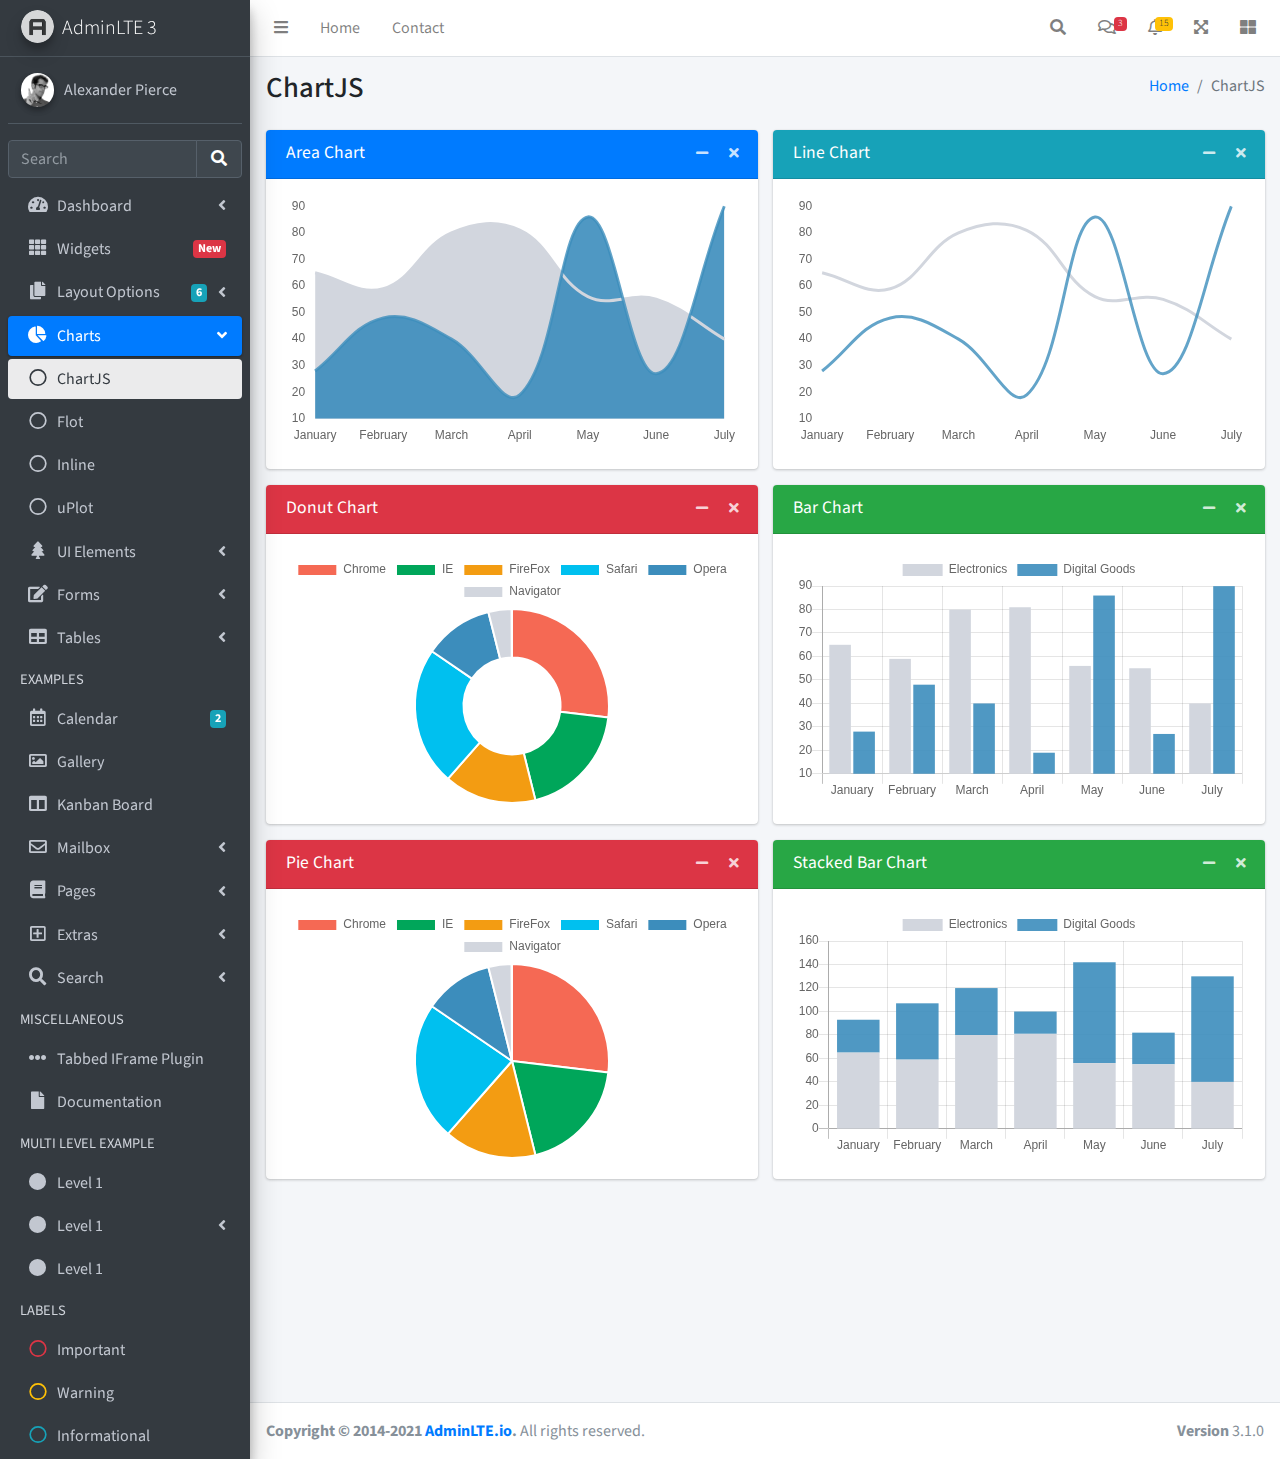
<file: public/back/pages/charts/chartjs.html>
<!DOCTYPE html>
<html lang="en">
<head>
  <meta charset="utf-8">
  <meta name="viewport" content="width=device-width, initial-scale=1">
  <title>AdminLTE 3 | ChartJS</title>

  <!-- Google Font: Source Sans Pro -->
  <link rel="stylesheet" href="https://fonts.googleapis.com/css?family=Source+Sans+Pro:300,400,400i,700&display=fallback">
  <!-- Font Awesome -->
  <link rel="stylesheet" href="../../plugins/fontawesome-free/css/all.min.css">
  <!-- Theme style -->
  <link rel="stylesheet" href="../../dist/css/adminlte.min.css">
</head>
<body class="hold-transition sidebar-mini">
<div class="wrapper">
  <!-- Navbar -->
  <nav class="main-header navbar navbar-expand navbar-white navbar-light">
    <!-- Left navbar links -->
    <ul class="navbar-nav">
      <li class="nav-item">
        <a class="nav-link" data-widget="pushmenu" href="#" role="button"><i class="fas fa-bars"></i></a>
      </li>
      <li class="nav-item d-none d-sm-inline-block">
        <a href="../../index3.html" class="nav-link">Home</a>
      </li>
      <li class="nav-item d-none d-sm-inline-block">
        <a href="#" class="nav-link">Contact</a>
      </li>
    </ul>

    <!-- Right navbar links -->
    <ul class="navbar-nav ml-auto">
      <!-- Navbar Search -->
      <li class="nav-item">
        <a class="nav-link" data-widget="navbar-search" href="#" role="button">
          <i class="fas fa-search"></i>
        </a>
        <div class="navbar-search-block">
          <form class="form-inline">
            <div class="input-group input-group-sm">
              <input class="form-control form-control-navbar" type="search" placeholder="Search" aria-label="Search">
              <div class="input-group-append">
                <button class="btn btn-navbar" type="submit">
                  <i class="fas fa-search"></i>
                </button>
                <button class="btn btn-navbar" type="button" data-widget="navbar-search">
                  <i class="fas fa-times"></i>
                </button>
              </div>
            </div>
          </form>
        </div>
      </li>

      <!-- Messages Dropdown Menu -->
      <li class="nav-item dropdown">
        <a class="nav-link" data-toggle="dropdown" href="#">
          <i class="far fa-comments"></i>
          <span class="badge badge-danger navbar-badge">3</span>
        </a>
        <div class="dropdown-menu dropdown-menu-lg dropdown-menu-right">
          <a href="#" class="dropdown-item">
            <!-- Message Start -->
            <div class="media">
              <img src="../../dist/img/user1-128x128.jpg" alt="User Avatar" class="img-size-50 mr-3 img-circle">
              <div class="media-body">
                <h3 class="dropdown-item-title">
                  Brad Diesel
                  <span class="float-right text-sm text-danger"><i class="fas fa-star"></i></span>
                </h3>
                <p class="text-sm">Call me whenever you can...</p>
                <p class="text-sm text-muted"><i class="far fa-clock mr-1"></i> 4 Hours Ago</p>
              </div>
            </div>
            <!-- Message End -->
          </a>
          <div class="dropdown-divider"></div>
          <a href="#" class="dropdown-item">
            <!-- Message Start -->
            <div class="media">
              <img src="../../dist/img/user8-128x128.jpg" alt="User Avatar" class="img-size-50 img-circle mr-3">
              <div class="media-body">
                <h3 class="dropdown-item-title">
                  John Pierce
                  <span class="float-right text-sm text-muted"><i class="fas fa-star"></i></span>
                </h3>
                <p class="text-sm">I got your message bro</p>
                <p class="text-sm text-muted"><i class="far fa-clock mr-1"></i> 4 Hours Ago</p>
              </div>
            </div>
            <!-- Message End -->
          </a>
          <div class="dropdown-divider"></div>
          <a href="#" class="dropdown-item">
            <!-- Message Start -->
            <div class="media">
              <img src="../../dist/img/user3-128x128.jpg" alt="User Avatar" class="img-size-50 img-circle mr-3">
              <div class="media-body">
                <h3 class="dropdown-item-title">
                  Nora Silvester
                  <span class="float-right text-sm text-warning"><i class="fas fa-star"></i></span>
                </h3>
                <p class="text-sm">The subject goes here</p>
                <p class="text-sm text-muted"><i class="far fa-clock mr-1"></i> 4 Hours Ago</p>
              </div>
            </div>
            <!-- Message End -->
          </a>
          <div class="dropdown-divider"></div>
          <a href="#" class="dropdown-item dropdown-footer">See All Messages</a>
        </div>
      </li>
      <!-- Notifications Dropdown Menu -->
      <li class="nav-item dropdown">
        <a class="nav-link" data-toggle="dropdown" href="#">
          <i class="far fa-bell"></i>
          <span class="badge badge-warning navbar-badge">15</span>
        </a>
        <div class="dropdown-menu dropdown-menu-lg dropdown-menu-right">
          <span class="dropdown-item dropdown-header">15 Notifications</span>
          <div class="dropdown-divider"></div>
          <a href="#" class="dropdown-item">
            <i class="fas fa-envelope mr-2"></i> 4 new messages
            <span class="float-right text-muted text-sm">3 mins</span>
          </a>
          <div class="dropdown-divider"></div>
          <a href="#" class="dropdown-item">
            <i class="fas fa-users mr-2"></i> 8 friend requests
            <span class="float-right text-muted text-sm">12 hours</span>
          </a>
          <div class="dropdown-divider"></div>
          <a href="#" class="dropdown-item">
            <i class="fas fa-file mr-2"></i> 3 new reports
            <span class="float-right text-muted text-sm">2 days</span>
          </a>
          <div class="dropdown-divider"></div>
          <a href="#" class="dropdown-item dropdown-footer">See All Notifications</a>
        </div>
      </li>
      <li class="nav-item">
        <a class="nav-link" data-widget="fullscreen" href="#" role="button">
          <i class="fas fa-expand-arrows-alt"></i>
        </a>
      </li>
      <li class="nav-item">
        <a class="nav-link" data-widget="control-sidebar" data-slide="true" href="#" role="button">
          <i class="fas fa-th-large"></i>
        </a>
      </li>
    </ul>
  </nav>
  <!-- /.navbar -->

  <!-- Main Sidebar Container -->
  <aside class="main-sidebar sidebar-dark-primary elevation-4">
    <!-- Brand Logo -->
    <a href="../../index3.html" class="brand-link">
      <img src="../../dist/img/AdminLTELogo.png"
           alt="AdminLTE Logo" class="brand-image img-circle elevation-3" style="opacity: .8">
      <span class="brand-text font-weight-light">AdminLTE 3</span>
    </a>

    <!-- Sidebar -->
    <div class="sidebar">
      <!-- Sidebar user panel (optional) -->
      <div class="user-panel mt-3 pb-3 mb-3 d-flex">
        <div class="image">
          <img src="../../dist/img/user2-160x160.jpg" class="img-circle elevation-2" alt="User Image">
        </div>
        <div class="info">
          <a href="#" class="d-block">Alexander Pierce</a>
        </div>
      </div>

      <!-- SidebarSearch Form -->
      <div class="form-inline">
        <div class="input-group" data-widget="sidebar-search">
          <input class="form-control form-control-sidebar" type="search" placeholder="Search" aria-label="Search">
          <div class="input-group-append">
            <button class="btn btn-sidebar">
              <i class="fas fa-search fa-fw"></i>
            </button>
          </div>
        </div>
      </div>

      <!-- Sidebar Menu -->
      <nav class="mt-2">
        <ul class="nav nav-pills nav-sidebar flex-column" data-widget="treeview" role="menu" data-accordion="false">
          <!-- Add icons to the links using the .nav-icon class
               with font-awesome or any other icon font library -->
          <li class="nav-item">
            <a href="#" class="nav-link">
              <i class="nav-icon fas fa-tachometer-alt"></i>
              <p>
                Dashboard
                <i class="right fas fa-angle-left"></i>
              </p>
            </a>
            <ul class="nav nav-treeview">
              <li class="nav-item">
                <a href="../../index.html" class="nav-link">
                  <i class="far fa-circle nav-icon"></i>
                  <p>Dashboard v1</p>
                </a>
              </li>
              <li class="nav-item">
                <a href="../../index2.html" class="nav-link">
                  <i class="far fa-circle nav-icon"></i>
                  <p>Dashboard v2</p>
                </a>
              </li>
              <li class="nav-item">
                <a href="../../index3.html" class="nav-link">
                  <i class="far fa-circle nav-icon"></i>
                  <p>Dashboard v3</p>
                </a>
              </li>
            </ul>
          </li>
          <li class="nav-item">
            <a href="../widgets.html" class="nav-link">
              <i class="nav-icon fas fa-th"></i>
              <p>
                Widgets
                <span class="right badge badge-danger">New</span>
              </p>
            </a>
          </li>
          <li class="nav-item">
            <a href="#" class="nav-link">
              <i class="nav-icon fas fa-copy"></i>
              <p>
                Layout Options
                <i class="fas fa-angle-left right"></i>
                <span class="badge badge-info right">6</span>
              </p>
            </a>
            <ul class="nav nav-treeview">
              <li class="nav-item">
                <a href="../layout/top-nav.html" class="nav-link">
                  <i class="far fa-circle nav-icon"></i>
                  <p>Top Navigation</p>
                </a>
              </li>
              <li class="nav-item">
                <a href="../layout/top-nav-sidebar.html" class="nav-link">
                  <i class="far fa-circle nav-icon"></i>
                  <p>Top Navigation + Sidebar</p>
                </a>
              </li>
              <li class="nav-item">
                <a href="../layout/boxed.html" class="nav-link">
                  <i class="far fa-circle nav-icon"></i>
                  <p>Boxed</p>
                </a>
              </li>
              <li class="nav-item">
                <a href="../layout/fixed-sidebar.html" class="nav-link">
                  <i class="far fa-circle nav-icon"></i>
                  <p>Fixed Sidebar</p>
                </a>
              </li>
              <li class="nav-item">
                <a href="../layout/fixed-sidebar-custom.html" class="nav-link">
                  <i class="far fa-circle nav-icon"></i>
                  <p>Fixed Sidebar <small>+ Custom Area</small></p>
                </a>
              </li>
              <li class="nav-item">
                <a href="../layout/fixed-topnav.html" class="nav-link">
                  <i class="far fa-circle nav-icon"></i>
                  <p>Fixed Navbar</p>
                </a>
              </li>
              <li class="nav-item">
                <a href="../layout/fixed-footer.html" class="nav-link">
                  <i class="far fa-circle nav-icon"></i>
                  <p>Fixed Footer</p>
                </a>
              </li>
              <li class="nav-item">
                <a href="../layout/collapsed-sidebar.html" class="nav-link">
                  <i class="far fa-circle nav-icon"></i>
                  <p>Collapsed Sidebar</p>
                </a>
              </li>
            </ul>
          </li>
          <li class="nav-item menu-open">
            <a href="#" class="nav-link active">
              <i class="nav-icon fas fa-chart-pie"></i>
              <p>
                Charts
                <i class="right fas fa-angle-left"></i>
              </p>
            </a>
            <ul class="nav nav-treeview">
              <li class="nav-item">
                <a href="chartjs.html" class="nav-link active">
                  <i class="far fa-circle nav-icon"></i>
                  <p>ChartJS</p>
                </a>
              </li>
              <li class="nav-item">
                <a href="flot.html" class="nav-link">
                  <i class="far fa-circle nav-icon"></i>
                  <p>Flot</p>
                </a>
              </li>
              <li class="nav-item">
                <a href="inline.html" class="nav-link">
                  <i class="far fa-circle nav-icon"></i>
                  <p>Inline</p>
                </a>
              </li>
              <li class="nav-item">
                <a href="uplot.html" class="nav-link">
                  <i class="far fa-circle nav-icon"></i>
                  <p>uPlot</p>
                </a>
              </li>
            </ul>
          </li>
          <li class="nav-item">
            <a href="#" class="nav-link">
              <i class="nav-icon fas fa-tree"></i>
              <p>
                UI Elements
                <i class="fas fa-angle-left right"></i>
              </p>
            </a>
            <ul class="nav nav-treeview">
              <li class="nav-item">
                <a href="../UI/general.html" class="nav-link">
                  <i class="far fa-circle nav-icon"></i>
                  <p>General</p>
                </a>
              </li>
              <li class="nav-item">
                <a href="../UI/icons.html" class="nav-link">
                  <i class="far fa-circle nav-icon"></i>
                  <p>Icons</p>
                </a>
              </li>
              <li class="nav-item">
                <a href="../UI/buttons.html" class="nav-link">
                  <i class="far fa-circle nav-icon"></i>
                  <p>Buttons</p>
                </a>
              </li>
              <li class="nav-item">
                <a href="../UI/sliders.html" class="nav-link">
                  <i class="far fa-circle nav-icon"></i>
                  <p>Sliders</p>
                </a>
              </li>
              <li class="nav-item">
                <a href="../UI/modals.html" class="nav-link">
                  <i class="far fa-circle nav-icon"></i>
                  <p>Modals & Alerts</p>
                </a>
              </li>
              <li class="nav-item">
                <a href="../UI/navbar.html" class="nav-link">
                  <i class="far fa-circle nav-icon"></i>
                  <p>Navbar & Tabs</p>
                </a>
              </li>
              <li class="nav-item">
                <a href="../UI/timeline.html" class="nav-link">
                  <i class="far fa-circle nav-icon"></i>
                  <p>Timeline</p>
                </a>
              </li>
              <li class="nav-item">
                <a href="../UI/ribbons.html" class="nav-link">
                  <i class="far fa-circle nav-icon"></i>
                  <p>Ribbons</p>
                </a>
              </li>
            </ul>
          </li>
          <li class="nav-item">
            <a href="#" class="nav-link">
              <i class="nav-icon fas fa-edit"></i>
              <p>
                Forms
                <i class="fas fa-angle-left right"></i>
              </p>
            </a>
            <ul class="nav nav-treeview">
              <li class="nav-item">
                <a href="../forms/general.html" class="nav-link">
                  <i class="far fa-circle nav-icon"></i>
                  <p>General Elements</p>
                </a>
              </li>
              <li class="nav-item">
                <a href="../forms/advanced.html" class="nav-link">
                  <i class="far fa-circle nav-icon"></i>
                  <p>Advanced Elements</p>
                </a>
              </li>
              <li class="nav-item">
                <a href="../forms/editors.html" class="nav-link">
                  <i class="far fa-circle nav-icon"></i>
                  <p>Editors</p>
                </a>
              </li>
              <li class="nav-item">
                <a href="../forms/validation.html" class="nav-link">
                  <i class="far fa-circle nav-icon"></i>
                  <p>Validation</p>
                </a>
              </li>
            </ul>
          </li>
          <li class="nav-item">
            <a href="#" class="nav-link">
              <i class="nav-icon fas fa-table"></i>
              <p>
                Tables
                <i class="fas fa-angle-left right"></i>
              </p>
            </a>
            <ul class="nav nav-treeview">
              <li class="nav-item">
                <a href="../tables/simple.html" class="nav-link">
                  <i class="far fa-circle nav-icon"></i>
                  <p>Simple Tables</p>
                </a>
              </li>
              <li class="nav-item">
                <a href="../tables/data.html" class="nav-link">
                  <i class="far fa-circle nav-icon"></i>
                  <p>DataTables</p>
                </a>
              </li>
              <li class="nav-item">
                <a href="../tables/jsgrid.html" class="nav-link">
                  <i class="far fa-circle nav-icon"></i>
                  <p>jsGrid</p>
                </a>
              </li>
            </ul>
          </li>
          <li class="nav-header">EXAMPLES</li>
          <li class="nav-item">
            <a href="../calendar.html" class="nav-link">
              <i class="nav-icon far fa-calendar-alt"></i>
              <p>
                Calendar
                <span class="badge badge-info right">2</span>
              </p>
            </a>
          </li>
          <li class="nav-item">
            <a href="../gallery.html" class="nav-link">
              <i class="nav-icon far fa-image"></i>
              <p>
                Gallery
              </p>
            </a>
          </li>
          <li class="nav-item">
            <a href="../kanban.html" class="nav-link">
              <i class="nav-icon fas fa-columns"></i>
              <p>
                Kanban Board
              </p>
            </a>
          </li>
          <li class="nav-item">
            <a href="#" class="nav-link">
              <i class="nav-icon far fa-envelope"></i>
              <p>
                Mailbox
                <i class="fas fa-angle-left right"></i>
              </p>
            </a>
            <ul class="nav nav-treeview">
              <li class="nav-item">
                <a href="../mailbox/mailbox.html" class="nav-link">
                  <i class="far fa-circle nav-icon"></i>
                  <p>Inbox</p>
                </a>
              </li>
              <li class="nav-item">
                <a href="../mailbox/compose.html" class="nav-link">
                  <i class="far fa-circle nav-icon"></i>
                  <p>Compose</p>
                </a>
              </li>
              <li class="nav-item">
                <a href="../mailbox/read-mail.html" class="nav-link">
                  <i class="far fa-circle nav-icon"></i>
                  <p>Read</p>
                </a>
              </li>
            </ul>
          </li>
          <li class="nav-item">
            <a href="#" class="nav-link">
              <i class="nav-icon fas fa-book"></i>
              <p>
                Pages
                <i class="fas fa-angle-left right"></i>
              </p>
            </a>
            <ul class="nav nav-treeview">
              <li class="nav-item">
                <a href="../examples/invoice.html" class="nav-link">
                  <i class="far fa-circle nav-icon"></i>
                  <p>Invoice</p>
                </a>
              </li>
              <li class="nav-item">
                <a href="../examples/profile.html" class="nav-link">
                  <i class="far fa-circle nav-icon"></i>
                  <p>Profile</p>
                </a>
              </li>
              <li class="nav-item">
                <a href="../examples/e-commerce.html" class="nav-link">
                  <i class="far fa-circle nav-icon"></i>
                  <p>E-commerce</p>
                </a>
              </li>
              <li class="nav-item">
                <a href="../examples/projects.html" class="nav-link">
                  <i class="far fa-circle nav-icon"></i>
                  <p>Projects</p>
                </a>
              </li>
              <li class="nav-item">
                <a href="../examples/project-add.html" class="nav-link">
                  <i class="far fa-circle nav-icon"></i>
                  <p>Project Add</p>
                </a>
              </li>
              <li class="nav-item">
                <a href="../examples/project-edit.html" class="nav-link">
                  <i class="far fa-circle nav-icon"></i>
                  <p>Project Edit</p>
                </a>
              </li>
              <li class="nav-item">
                <a href="../examples/project-detail.html" class="nav-link">
                  <i class="far fa-circle nav-icon"></i>
                  <p>Project Detail</p>
                </a>
              </li>
              <li class="nav-item">
                <a href="../examples/contacts.html" class="nav-link">
                  <i class="far fa-circle nav-icon"></i>
                  <p>Contacts</p>
                </a>
              </li>
              <li class="nav-item">
                <a href="../examples/faq.html" class="nav-link">
                  <i class="far fa-circle nav-icon"></i>
                  <p>FAQ</p>
                </a>
              </li>
              <li class="nav-item">
                <a href="../examples/contact-us.html" class="nav-link">
                  <i class="far fa-circle nav-icon"></i>
                  <p>Contact us</p>
                </a>
              </li>
            </ul>
          </li>
          <li class="nav-item">
            <a href="#" class="nav-link">
              <i class="nav-icon far fa-plus-square"></i>
              <p>
                Extras
                <i class="fas fa-angle-left right"></i>
              </p>
            </a>
            <ul class="nav nav-treeview">
              <li class="nav-item">
                <a href="#" class="nav-link">
                  <i class="far fa-circle nav-icon"></i>
                  <p>
                    Login & Register v1
                    <i class="fas fa-angle-left right"></i>
                  </p>
                </a>
                <ul class="nav nav-treeview">
                  <li class="nav-item">
                    <a href="../examples/login.html" class="nav-link">
                      <i class="far fa-circle nav-icon"></i>
                      <p>Login v1</p>
                    </a>
                  </li>
                  <li class="nav-item">
                    <a href="../examples/register.html" class="nav-link">
                      <i class="far fa-circle nav-icon"></i>
                      <p>Register v1</p>
                    </a>
                  </li>
                  <li class="nav-item">
                    <a href="../examples/forgot-password.html" class="nav-link">
                      <i class="far fa-circle nav-icon"></i>
                      <p>Forgot Password v1</p>
                    </a>
                  </li>
                  <li class="nav-item">
                    <a href="../examples/recover-password.html" class="nav-link">
                      <i class="far fa-circle nav-icon"></i>
                      <p>Recover Password v1</p>
                    </a>
                  </li>
                </ul>
              </li>
              <li class="nav-item">
                <a href="#" class="nav-link">
                  <i class="far fa-circle nav-icon"></i>
                  <p>
                    Login & Register v2
                    <i class="fas fa-angle-left right"></i>
                  </p>
                </a>
                <ul class="nav nav-treeview">
                  <li class="nav-item">
                    <a href="../examples/login-v2.html" class="nav-link">
                      <i class="far fa-circle nav-icon"></i>
                      <p>Login v2</p>
                    </a>
                  </li>
                  <li class="nav-item">
                    <a href="../examples/register-v2.html" class="nav-link">
                      <i class="far fa-circle nav-icon"></i>
                      <p>Register v2</p>
                    </a>
                  </li>
                  <li class="nav-item">
                    <a href="../examples/forgot-password-v2.html" class="nav-link">
                      <i class="far fa-circle nav-icon"></i>
                      <p>Forgot Password v2</p>
                    </a>
                  </li>
                  <li class="nav-item">
                    <a href="../examples/recover-password-v2.html" class="nav-link">
                      <i class="far fa-circle nav-icon"></i>
                      <p>Recover Password v2</p>
                    </a>
                  </li>
                </ul>
              </li>
              <li class="nav-item">
                <a href="../examples/lockscreen.html" class="nav-link">
                  <i class="far fa-circle nav-icon"></i>
                  <p>Lockscreen</p>
                </a>
              </li>
              <li class="nav-item">
                <a href="../examples/legacy-user-menu.html" class="nav-link">
                  <i class="far fa-circle nav-icon"></i>
                  <p>Legacy User Menu</p>
                </a>
              </li>
              <li class="nav-item">
                <a href="../examples/language-menu.html" class="nav-link">
                  <i class="far fa-circle nav-icon"></i>
                  <p>Language Menu</p>
                </a>
              </li>
              <li class="nav-item">
                <a href="../examples/404.html" class="nav-link">
                  <i class="far fa-circle nav-icon"></i>
                  <p>Error 404</p>
                </a>
              </li>
              <li class="nav-item">
                <a href="../examples/500.html" class="nav-link">
                  <i class="far fa-circle nav-icon"></i>
                  <p>Error 500</p>
                </a>
              </li>
              <li class="nav-item">
                <a href="../examples/pace.html" class="nav-link">
                  <i class="far fa-circle nav-icon"></i>
                  <p>Pace</p>
                </a>
              </li>
              <li class="nav-item">
                <a href="../examples/blank.html" class="nav-link">
                  <i class="far fa-circle nav-icon"></i>
                  <p>Blank Page</p>
                </a>
              </li>
              <li class="nav-item">
                <a href="../../starter.html" class="nav-link">
                  <i class="far fa-circle nav-icon"></i>
                  <p>Starter Page</p>
                </a>
              </li>
            </ul>
          </li>
          <li class="nav-item">
            <a href="#" class="nav-link">
              <i class="nav-icon fas fa-search"></i>
              <p>
                Search
                <i class="fas fa-angle-left right"></i>
              </p>
            </a>
            <ul class="nav nav-treeview">
              <li class="nav-item">
                <a href="../search/simple.html" class="nav-link">
                  <i class="far fa-circle nav-icon"></i>
                  <p>Simple Search</p>
                </a>
              </li>
              <li class="nav-item">
                <a href="../search/enhanced.html" class="nav-link">
                  <i class="far fa-circle nav-icon"></i>
                  <p>Enhanced</p>
                </a>
              </li>
            </ul>
          </li>
          <li class="nav-header">MISCELLANEOUS</li>
          <li class="nav-item">
            <a href="../../iframe.html" class="nav-link">
              <i class="nav-icon fas fa-ellipsis-h"></i>
              <p>Tabbed IFrame Plugin</p>
            </a>
          </li>
          <li class="nav-item">
            <a href="https://adminlte.io/docs/3.1/" class="nav-link">
              <i class="nav-icon fas fa-file"></i>
              <p>Documentation</p>
            </a>
          </li>
          <li class="nav-header">MULTI LEVEL EXAMPLE</li>
          <li class="nav-item">
            <a href="#" class="nav-link">
              <i class="fas fa-circle nav-icon"></i>
              <p>Level 1</p>
            </a>
          </li>
          <li class="nav-item">
            <a href="#" class="nav-link">
              <i class="nav-icon fas fa-circle"></i>
              <p>
                Level 1
                <i class="right fas fa-angle-left"></i>
              </p>
            </a>
            <ul class="nav nav-treeview">
              <li class="nav-item">
                <a href="#" class="nav-link">
                  <i class="far fa-circle nav-icon"></i>
                  <p>Level 2</p>
                </a>
              </li>
              <li class="nav-item">
                <a href="#" class="nav-link">
                  <i class="far fa-circle nav-icon"></i>
                  <p>
                    Level 2
                    <i class="right fas fa-angle-left"></i>
                  </p>
                </a>
                <ul class="nav nav-treeview">
                  <li class="nav-item">
                    <a href="#" class="nav-link">
                      <i class="far fa-dot-circle nav-icon"></i>
                      <p>Level 3</p>
                    </a>
                  </li>
                  <li class="nav-item">
                    <a href="#" class="nav-link">
                      <i class="far fa-dot-circle nav-icon"></i>
                      <p>Level 3</p>
                    </a>
                  </li>
                  <li class="nav-item">
                    <a href="#" class="nav-link">
                      <i class="far fa-dot-circle nav-icon"></i>
                      <p>Level 3</p>
                    </a>
                  </li>
                </ul>
              </li>
              <li class="nav-item">
                <a href="#" class="nav-link">
                  <i class="far fa-circle nav-icon"></i>
                  <p>Level 2</p>
                </a>
              </li>
            </ul>
          </li>
          <li class="nav-item">
            <a href="#" class="nav-link">
              <i class="fas fa-circle nav-icon"></i>
              <p>Level 1</p>
            </a>
          </li>
          <li class="nav-header">LABELS</li>
          <li class="nav-item">
            <a href="#" class="nav-link">
              <i class="nav-icon far fa-circle text-danger"></i>
              <p class="text">Important</p>
            </a>
          </li>
          <li class="nav-item">
            <a href="#" class="nav-link">
              <i class="nav-icon far fa-circle text-warning"></i>
              <p>Warning</p>
            </a>
          </li>
          <li class="nav-item">
            <a href="#" class="nav-link">
              <i class="nav-icon far fa-circle text-info"></i>
              <p>Informational</p>
            </a>
          </li>
        </ul>
      </nav>
      <!-- /.sidebar-menu -->
    </div>
    <!-- /.sidebar -->
  </aside>

  <!-- Content Wrapper. Contains page content -->
  <div class="content-wrapper">
    <!-- Content Header (Page header) -->
    <section class="content-header">
      <div class="container-fluid">
        <div class="row mb-2">
          <div class="col-sm-6">
            <h1>ChartJS</h1>
          </div>
          <div class="col-sm-6">
            <ol class="breadcrumb float-sm-right">
              <li class="breadcrumb-item"><a href="#">Home</a></li>
              <li class="breadcrumb-item active">ChartJS</li>
            </ol>
          </div>
        </div>
      </div><!-- /.container-fluid -->
    </section>

    <!-- Main content -->
    <section class="content">
      <div class="container-fluid">
        <div class="row">
          <div class="col-md-6">
            <!-- AREA CHART -->
            <div class="card card-primary">
              <div class="card-header">
                <h3 class="card-title">Area Chart</h3>

                <div class="card-tools">
                  <button type="button" class="btn btn-tool" data-card-widget="collapse">
                    <i class="fas fa-minus"></i>
                  </button>
                  <button type="button" class="btn btn-tool" data-card-widget="remove">
                    <i class="fas fa-times"></i>
                  </button>
                </div>
              </div>
              <div class="card-body">
                <div class="chart">
                  <canvas id="areaChart" style="min-height: 250px; height: 250px; max-height: 250px; max-width: 100%;"></canvas>
                </div>
              </div>
              <!-- /.card-body -->
            </div>
            <!-- /.card -->

            <!-- DONUT CHART -->
            <div class="card card-danger">
              <div class="card-header">
                <h3 class="card-title">Donut Chart</h3>

                <div class="card-tools">
                  <button type="button" class="btn btn-tool" data-card-widget="collapse">
                    <i class="fas fa-minus"></i>
                  </button>
                  <button type="button" class="btn btn-tool" data-card-widget="remove">
                    <i class="fas fa-times"></i>
                  </button>
                </div>
              </div>
              <div class="card-body">
                <canvas id="donutChart" style="min-height: 250px; height: 250px; max-height: 250px; max-width: 100%;"></canvas>
              </div>
              <!-- /.card-body -->
            </div>
            <!-- /.card -->

            <!-- PIE CHART -->
            <div class="card card-danger">
              <div class="card-header">
                <h3 class="card-title">Pie Chart</h3>

                <div class="card-tools">
                  <button type="button" class="btn btn-tool" data-card-widget="collapse">
                    <i class="fas fa-minus"></i>
                  </button>
                  <button type="button" class="btn btn-tool" data-card-widget="remove">
                    <i class="fas fa-times"></i>
                  </button>
                </div>
              </div>
              <div class="card-body">
                <canvas id="pieChart" style="min-height: 250px; height: 250px; max-height: 250px; max-width: 100%;"></canvas>
              </div>
              <!-- /.card-body -->
            </div>
            <!-- /.card -->

          </div>
          <!-- /.col (LEFT) -->
          <div class="col-md-6">
            <!-- LINE CHART -->
            <div class="card card-info">
              <div class="card-header">
                <h3 class="card-title">Line Chart</h3>

                <div class="card-tools">
                  <button type="button" class="btn btn-tool" data-card-widget="collapse">
                    <i class="fas fa-minus"></i>
                  </button>
                  <button type="button" class="btn btn-tool" data-card-widget="remove">
                    <i class="fas fa-times"></i>
                  </button>
                </div>
              </div>
              <div class="card-body">
                <div class="chart">
                  <canvas id="lineChart" style="min-height: 250px; height: 250px; max-height: 250px; max-width: 100%;"></canvas>
                </div>
              </div>
              <!-- /.card-body -->
            </div>
            <!-- /.card -->

            <!-- BAR CHART -->
            <div class="card card-success">
              <div class="card-header">
                <h3 class="card-title">Bar Chart</h3>

                <div class="card-tools">
                  <button type="button" class="btn btn-tool" data-card-widget="collapse">
                    <i class="fas fa-minus"></i>
                  </button>
                  <button type="button" class="btn btn-tool" data-card-widget="remove">
                    <i class="fas fa-times"></i>
                  </button>
                </div>
              </div>
              <div class="card-body">
                <div class="chart">
                  <canvas id="barChart" style="min-height: 250px; height: 250px; max-height: 250px; max-width: 100%;"></canvas>
                </div>
              </div>
              <!-- /.card-body -->
            </div>
            <!-- /.card -->

            <!-- STACKED BAR CHART -->
            <div class="card card-success">
              <div class="card-header">
                <h3 class="card-title">Stacked Bar Chart</h3>

                <div class="card-tools">
                  <button type="button" class="btn btn-tool" data-card-widget="collapse">
                    <i class="fas fa-minus"></i>
                  </button>
                  <button type="button" class="btn btn-tool" data-card-widget="remove">
                    <i class="fas fa-times"></i>
                  </button>
                </div>
              </div>
              <div class="card-body">
                <div class="chart">
                  <canvas id="stackedBarChart" style="min-height: 250px; height: 250px; max-height: 250px; max-width: 100%;"></canvas>
                </div>
              </div>
              <!-- /.card-body -->
            </div>
            <!-- /.card -->

          </div>
          <!-- /.col (RIGHT) -->
        </div>
        <!-- /.row -->
      </div><!-- /.container-fluid -->
    </section>
    <!-- /.content -->
  </div>
  <!-- /.content-wrapper -->
  <footer class="main-footer">
    <div class="float-right d-none d-sm-block">
      <b>Version</b> 3.1.0
    </div>
    <strong>Copyright &copy; 2014-2021 <a href="https://adminlte.io">AdminLTE.io</a>.</strong> All rights reserved.
  </footer>

  <!-- Control Sidebar -->
  <aside class="control-sidebar control-sidebar-dark">
    <!-- Add Content Here -->
  </aside>
  <!-- /.control-sidebar -->
</div>
<!-- ./wrapper -->

<!-- jQuery -->
<script src="../../plugins/jquery/jquery.min.js"></script>
<!-- Bootstrap 4 -->
<script src="../../plugins/bootstrap/js/bootstrap.bundle.min.js"></script>
<!-- ChartJS -->
<script src="../../plugins/chart.js/Chart.min.js"></script>
<!-- AdminLTE App -->
<script src="../../dist/js/adminlte.min.js"></script>
<!-- AdminLTE for demo purposes -->
<script src="../../dist/js/demo.js"></script>
<!-- Page specific script -->
<script>
  $(function () {
    /* ChartJS
     * -------
     * Here we will create a few charts using ChartJS
     */

    //--------------
    //- AREA CHART -
    //--------------

    // Get context with jQuery - using jQuery's .get() method.
    var areaChartCanvas = $('#areaChart').get(0).getContext('2d')

    var areaChartData = {
      labels  : ['January', 'February', 'March', 'April', 'May', 'June', 'July'],
      datasets: [
        {
          label               : 'Digital Goods',
          backgroundColor     : 'rgba(60,141,188,0.9)',
          borderColor         : 'rgba(60,141,188,0.8)',
          pointRadius          : false,
          pointColor          : '#3b8bba',
          pointStrokeColor    : 'rgba(60,141,188,1)',
          pointHighlightFill  : '#fff',
          pointHighlightStroke: 'rgba(60,141,188,1)',
          data                : [28, 48, 40, 19, 86, 27, 90]
        },
        {
          label               : 'Electronics',
          backgroundColor     : 'rgba(210, 214, 222, 1)',
          borderColor         : 'rgba(210, 214, 222, 1)',
          pointRadius         : false,
          pointColor          : 'rgba(210, 214, 222, 1)',
          pointStrokeColor    : '#c1c7d1',
          pointHighlightFill  : '#fff',
          pointHighlightStroke: 'rgba(220,220,220,1)',
          data                : [65, 59, 80, 81, 56, 55, 40]
        },
      ]
    }

    var areaChartOptions = {
      maintainAspectRatio : false,
      responsive : true,
      legend: {
        display: false
      },
      scales: {
        xAxes: [{
          gridLines : {
            display : false,
          }
        }],
        yAxes: [{
          gridLines : {
            display : false,
          }
        }]
      }
    }

    // This will get the first returned node in the jQuery collection.
    new Chart(areaChartCanvas, {
      type: 'line',
      data: areaChartData,
      options: areaChartOptions
    })

    //-------------
    //- LINE CHART -
    //--------------
    var lineChartCanvas = $('#lineChart').get(0).getContext('2d')
    var lineChartOptions = $.extend(true, {}, areaChartOptions)
    var lineChartData = $.extend(true, {}, areaChartData)
    lineChartData.datasets[0].fill = false;
    lineChartData.datasets[1].fill = false;
    lineChartOptions.datasetFill = false

    var lineChart = new Chart(lineChartCanvas, {
      type: 'line',
      data: lineChartData,
      options: lineChartOptions
    })

    //-------------
    //- DONUT CHART -
    //-------------
    // Get context with jQuery - using jQuery's .get() method.
    var donutChartCanvas = $('#donutChart').get(0).getContext('2d')
    var donutData        = {
      labels: [
          'Chrome',
          'IE',
          'FireFox',
          'Safari',
          'Opera',
          'Navigator',
      ],
      datasets: [
        {
          data: [700,500,400,600,300,100],
          backgroundColor : ['#f56954', '#00a65a', '#f39c12', '#00c0ef', '#3c8dbc', '#d2d6de'],
        }
      ]
    }
    var donutOptions     = {
      maintainAspectRatio : false,
      responsive : true,
    }
    //Create pie or douhnut chart
    // You can switch between pie and douhnut using the method below.
    new Chart(donutChartCanvas, {
      type: 'doughnut',
      data: donutData,
      options: donutOptions
    })

    //-------------
    //- PIE CHART -
    //-------------
    // Get context with jQuery - using jQuery's .get() method.
    var pieChartCanvas = $('#pieChart').get(0).getContext('2d')
    var pieData        = donutData;
    var pieOptions     = {
      maintainAspectRatio : false,
      responsive : true,
    }
    //Create pie or douhnut chart
    // You can switch between pie and douhnut using the method below.
    new Chart(pieChartCanvas, {
      type: 'pie',
      data: pieData,
      options: pieOptions
    })

    //-------------
    //- BAR CHART -
    //-------------
    var barChartCanvas = $('#barChart').get(0).getContext('2d')
    var barChartData = $.extend(true, {}, areaChartData)
    var temp0 = areaChartData.datasets[0]
    var temp1 = areaChartData.datasets[1]
    barChartData.datasets[0] = temp1
    barChartData.datasets[1] = temp0

    var barChartOptions = {
      responsive              : true,
      maintainAspectRatio     : false,
      datasetFill             : false
    }

    new Chart(barChartCanvas, {
      type: 'bar',
      data: barChartData,
      options: barChartOptions
    })

    //---------------------
    //- STACKED BAR CHART -
    //---------------------
    var stackedBarChartCanvas = $('#stackedBarChart').get(0).getContext('2d')
    var stackedBarChartData = $.extend(true, {}, barChartData)

    var stackedBarChartOptions = {
      responsive              : true,
      maintainAspectRatio     : false,
      scales: {
        xAxes: [{
          stacked: true,
        }],
        yAxes: [{
          stacked: true
        }]
      }
    }

    new Chart(stackedBarChartCanvas, {
      type: 'bar',
      data: stackedBarChartData,
      options: stackedBarChartOptions
    })
  })
</script>
</body>
</html>
</file>
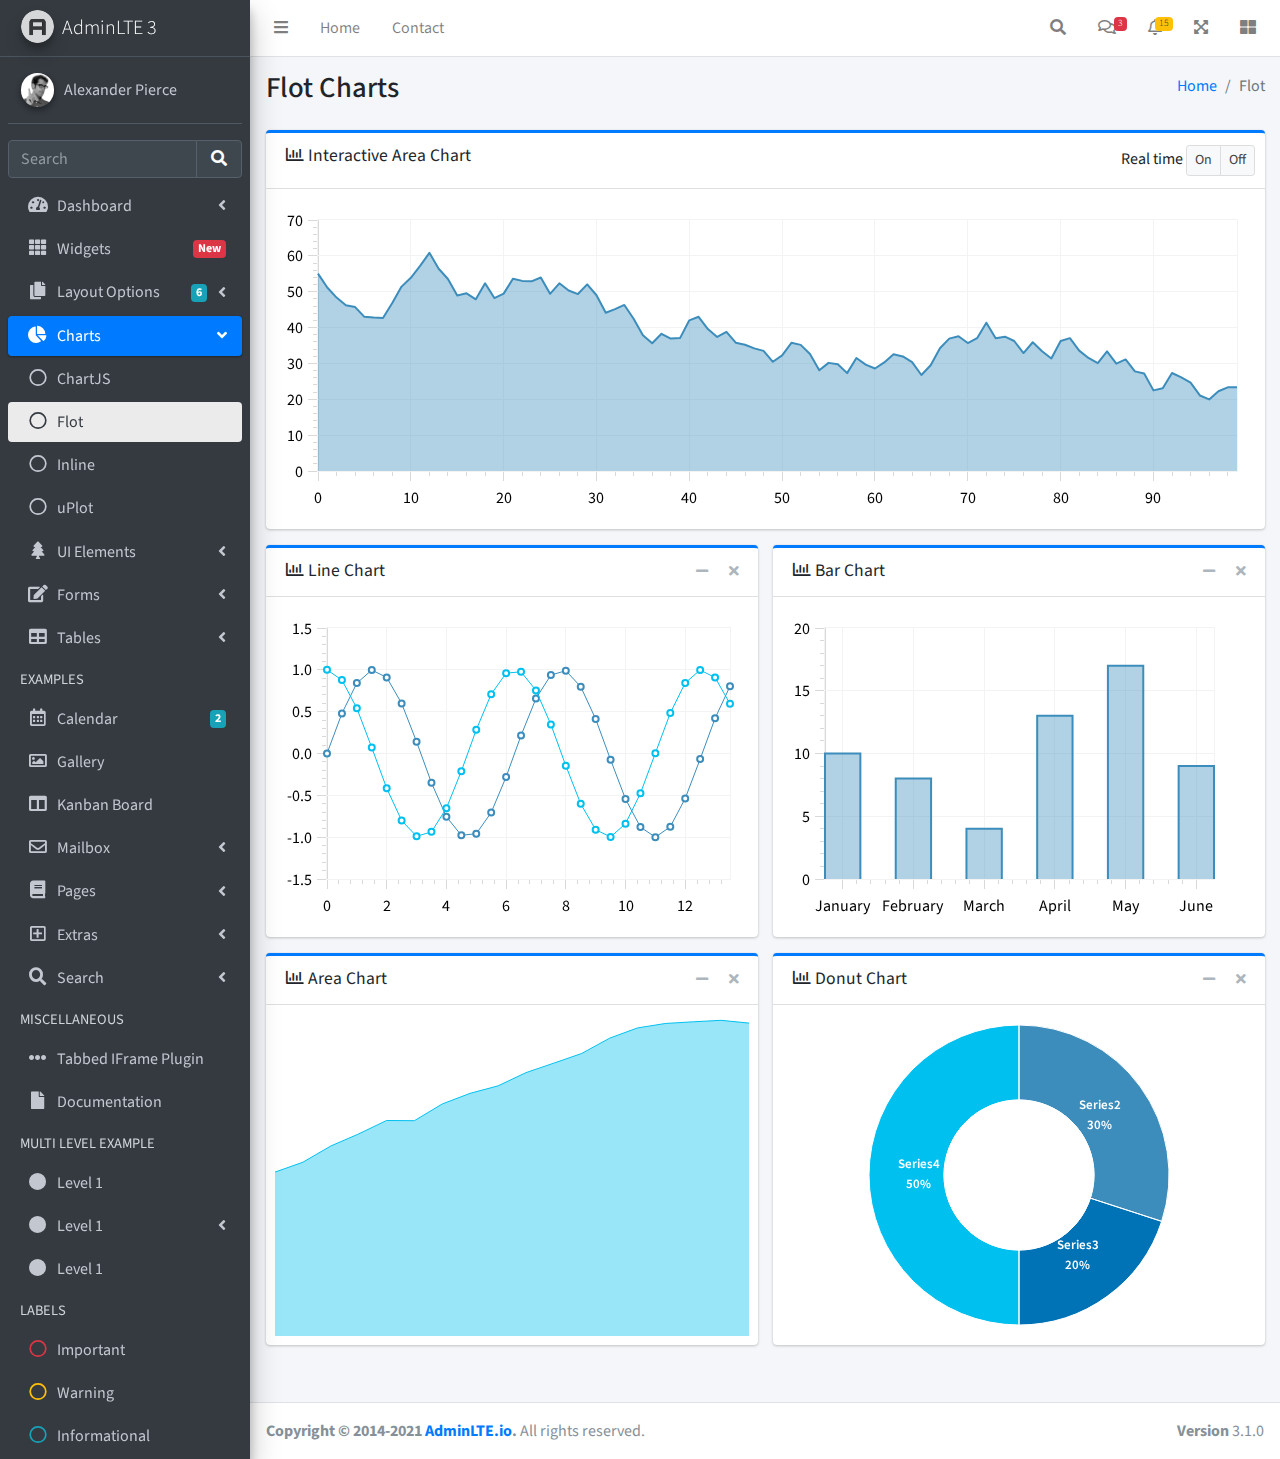
<file: public/back/pages/charts/flot.html>
<!DOCTYPE html>
<html lang="en">
<head>
  <meta charset="utf-8">
  <meta name="viewport" content="width=device-width, initial-scale=1">
  <title>AdminLTE 3 | Flot Charts</title>

  <!-- Google Font: Source Sans Pro -->
  <link rel="stylesheet" href="https://fonts.googleapis.com/css?family=Source+Sans+Pro:300,400,400i,700&display=fallback">
  <!-- Font Awesome -->
  <link rel="stylesheet" href="../../plugins/fontawesome-free/css/all.min.css">
  <!-- Theme style -->
  <link rel="stylesheet" href="../../dist/css/adminlte.min.css">
</head>
<body class="hold-transition sidebar-mini">
<div class="wrapper">
  <!-- Navbar -->
  <nav class="main-header navbar navbar-expand navbar-white navbar-light">
    <!-- Left navbar links -->
    <ul class="navbar-nav">
      <li class="nav-item">
        <a class="nav-link" data-widget="pushmenu" href="#" role="button"><i class="fas fa-bars"></i></a>
      </li>
      <li class="nav-item d-none d-sm-inline-block">
        <a href="../../index3.html" class="nav-link">Home</a>
      </li>
      <li class="nav-item d-none d-sm-inline-block">
        <a href="#" class="nav-link">Contact</a>
      </li>
    </ul>

    <!-- Right navbar links -->
    <ul class="navbar-nav ml-auto">
      <!-- Navbar Search -->
      <li class="nav-item">
        <a class="nav-link" data-widget="navbar-search" href="#" role="button">
          <i class="fas fa-search"></i>
        </a>
        <div class="navbar-search-block">
          <form class="form-inline">
            <div class="input-group input-group-sm">
              <input class="form-control form-control-navbar" type="search" placeholder="Search" aria-label="Search">
              <div class="input-group-append">
                <button class="btn btn-navbar" type="submit">
                  <i class="fas fa-search"></i>
                </button>
                <button class="btn btn-navbar" type="button" data-widget="navbar-search">
                  <i class="fas fa-times"></i>
                </button>
              </div>
            </div>
          </form>
        </div>
      </li>

      <!-- Messages Dropdown Menu -->
      <li class="nav-item dropdown">
        <a class="nav-link" data-toggle="dropdown" href="#">
          <i class="far fa-comments"></i>
          <span class="badge badge-danger navbar-badge">3</span>
        </a>
        <div class="dropdown-menu dropdown-menu-lg dropdown-menu-right">
          <a href="#" class="dropdown-item">
            <!-- Message Start -->
            <div class="media">
              <img src="../../dist/img/user1-128x128.jpg" alt="User Avatar" class="img-size-50 mr-3 img-circle">
              <div class="media-body">
                <h3 class="dropdown-item-title">
                  Brad Diesel
                  <span class="float-right text-sm text-danger"><i class="fas fa-star"></i></span>
                </h3>
                <p class="text-sm">Call me whenever you can...</p>
                <p class="text-sm text-muted"><i class="far fa-clock mr-1"></i> 4 Hours Ago</p>
              </div>
            </div>
            <!-- Message End -->
          </a>
          <div class="dropdown-divider"></div>
          <a href="#" class="dropdown-item">
            <!-- Message Start -->
            <div class="media">
              <img src="../../dist/img/user8-128x128.jpg" alt="User Avatar" class="img-size-50 img-circle mr-3">
              <div class="media-body">
                <h3 class="dropdown-item-title">
                  John Pierce
                  <span class="float-right text-sm text-muted"><i class="fas fa-star"></i></span>
                </h3>
                <p class="text-sm">I got your message bro</p>
                <p class="text-sm text-muted"><i class="far fa-clock mr-1"></i> 4 Hours Ago</p>
              </div>
            </div>
            <!-- Message End -->
          </a>
          <div class="dropdown-divider"></div>
          <a href="#" class="dropdown-item">
            <!-- Message Start -->
            <div class="media">
              <img src="../../dist/img/user3-128x128.jpg" alt="User Avatar" class="img-size-50 img-circle mr-3">
              <div class="media-body">
                <h3 class="dropdown-item-title">
                  Nora Silvester
                  <span class="float-right text-sm text-warning"><i class="fas fa-star"></i></span>
                </h3>
                <p class="text-sm">The subject goes here</p>
                <p class="text-sm text-muted"><i class="far fa-clock mr-1"></i> 4 Hours Ago</p>
              </div>
            </div>
            <!-- Message End -->
          </a>
          <div class="dropdown-divider"></div>
          <a href="#" class="dropdown-item dropdown-footer">See All Messages</a>
        </div>
      </li>
      <!-- Notifications Dropdown Menu -->
      <li class="nav-item dropdown">
        <a class="nav-link" data-toggle="dropdown" href="#">
          <i class="far fa-bell"></i>
          <span class="badge badge-warning navbar-badge">15</span>
        </a>
        <div class="dropdown-menu dropdown-menu-lg dropdown-menu-right">
          <span class="dropdown-item dropdown-header">15 Notifications</span>
          <div class="dropdown-divider"></div>
          <a href="#" class="dropdown-item">
            <i class="fas fa-envelope mr-2"></i> 4 new messages
            <span class="float-right text-muted text-sm">3 mins</span>
          </a>
          <div class="dropdown-divider"></div>
          <a href="#" class="dropdown-item">
            <i class="fas fa-users mr-2"></i> 8 friend requests
            <span class="float-right text-muted text-sm">12 hours</span>
          </a>
          <div class="dropdown-divider"></div>
          <a href="#" class="dropdown-item">
            <i class="fas fa-file mr-2"></i> 3 new reports
            <span class="float-right text-muted text-sm">2 days</span>
          </a>
          <div class="dropdown-divider"></div>
          <a href="#" class="dropdown-item dropdown-footer">See All Notifications</a>
        </div>
      </li>
      <li class="nav-item">
        <a class="nav-link" data-widget="fullscreen" href="#" role="button">
          <i class="fas fa-expand-arrows-alt"></i>
        </a>
      </li>
      <li class="nav-item">
        <a class="nav-link" data-widget="control-sidebar" data-slide="true" href="#" role="button">
          <i class="fas fa-th-large"></i>
        </a>
      </li>
    </ul>
  </nav>
  <!-- /.navbar -->

  <!-- Main Sidebar Container -->
  <aside class="main-sidebar sidebar-dark-primary elevation-4">
    <!-- Brand Logo -->
    <a href="../../index3.html" class="brand-link">
      <img src="../../dist/img/AdminLTELogo.png" alt="AdminLTE Logo" class="brand-image img-circle elevation-3" style="opacity: .8">
      <span class="brand-text font-weight-light">AdminLTE 3</span>
    </a>

    <!-- Sidebar -->
    <div class="sidebar">
      <!-- Sidebar user panel (optional) -->
      <div class="user-panel mt-3 pb-3 mb-3 d-flex">
        <div class="image">
          <img src="../../dist/img/user2-160x160.jpg" class="img-circle elevation-2" alt="User Image">
        </div>
        <div class="info">
          <a href="#" class="d-block">Alexander Pierce</a>
        </div>
      </div>

      <!-- SidebarSearch Form -->
      <div class="form-inline">
        <div class="input-group" data-widget="sidebar-search">
          <input class="form-control form-control-sidebar" type="search" placeholder="Search" aria-label="Search">
          <div class="input-group-append">
            <button class="btn btn-sidebar">
              <i class="fas fa-search fa-fw"></i>
            </button>
          </div>
        </div>
      </div>

      <!-- Sidebar Menu -->
      <nav class="mt-2">
        <ul class="nav nav-pills nav-sidebar flex-column" data-widget="treeview" role="menu" data-accordion="false">
          <!-- Add icons to the links using the .nav-icon class
               with font-awesome or any other icon font library -->
          <li class="nav-item">
            <a href="#" class="nav-link">
              <i class="nav-icon fas fa-tachometer-alt"></i>
              <p>
                Dashboard
                <i class="right fas fa-angle-left"></i>
              </p>
            </a>
            <ul class="nav nav-treeview">
              <li class="nav-item">
                <a href="../../index.html" class="nav-link">
                  <i class="far fa-circle nav-icon"></i>
                  <p>Dashboard v1</p>
                </a>
              </li>
              <li class="nav-item">
                <a href="../../index2.html" class="nav-link">
                  <i class="far fa-circle nav-icon"></i>
                  <p>Dashboard v2</p>
                </a>
              </li>
              <li class="nav-item">
                <a href="../../index3.html" class="nav-link">
                  <i class="far fa-circle nav-icon"></i>
                  <p>Dashboard v3</p>
                </a>
              </li>
            </ul>
          </li>
          <li class="nav-item">
            <a href="../widgets.html" class="nav-link">
              <i class="nav-icon fas fa-th"></i>
              <p>
                Widgets
                <span class="right badge badge-danger">New</span>
              </p>
            </a>
          </li>
          <li class="nav-item">
            <a href="#" class="nav-link">
              <i class="nav-icon fas fa-copy"></i>
              <p>
                Layout Options
                <i class="fas fa-angle-left right"></i>
                <span class="badge badge-info right">6</span>
              </p>
            </a>
            <ul class="nav nav-treeview">
              <li class="nav-item">
                <a href="../layout/top-nav.html" class="nav-link">
                  <i class="far fa-circle nav-icon"></i>
                  <p>Top Navigation</p>
                </a>
              </li>
              <li class="nav-item">
                <a href="../layout/top-nav-sidebar.html" class="nav-link">
                  <i class="far fa-circle nav-icon"></i>
                  <p>Top Navigation + Sidebar</p>
                </a>
              </li>
              <li class="nav-item">
                <a href="../layout/boxed.html" class="nav-link">
                  <i class="far fa-circle nav-icon"></i>
                  <p>Boxed</p>
                </a>
              </li>
              <li class="nav-item">
                <a href="../layout/fixed-sidebar.html" class="nav-link">
                  <i class="far fa-circle nav-icon"></i>
                  <p>Fixed Sidebar</p>
                </a>
              </li>
              <li class="nav-item">
                <a href="../layout/fixed-sidebar-custom.html" class="nav-link">
                  <i class="far fa-circle nav-icon"></i>
                  <p>Fixed Sidebar <small>+ Custom Area</small></p>
                </a>
              </li>
              <li class="nav-item">
                <a href="../layout/fixed-topnav.html" class="nav-link">
                  <i class="far fa-circle nav-icon"></i>
                  <p>Fixed Navbar</p>
                </a>
              </li>
              <li class="nav-item">
                <a href="../layout/fixed-footer.html" class="nav-link">
                  <i class="far fa-circle nav-icon"></i>
                  <p>Fixed Footer</p>
                </a>
              </li>
              <li class="nav-item">
                <a href="../layout/collapsed-sidebar.html" class="nav-link">
                  <i class="far fa-circle nav-icon"></i>
                  <p>Collapsed Sidebar</p>
                </a>
              </li>
            </ul>
          </li>
          <li class="nav-item menu-open">
            <a href="#" class="nav-link active">
              <i class="nav-icon fas fa-chart-pie"></i>
              <p>
                Charts
                <i class="right fas fa-angle-left"></i>
              </p>
            </a>
            <ul class="nav nav-treeview">
              <li class="nav-item">
                <a href="chartjs.html" class="nav-link">
                  <i class="far fa-circle nav-icon"></i>
                  <p>ChartJS</p>
                </a>
              </li>
              <li class="nav-item">
                <a href="flot.html" class="nav-link active">
                  <i class="far fa-circle nav-icon"></i>
                  <p>Flot</p>
                </a>
              </li>
              <li class="nav-item">
                <a href="inline.html" class="nav-link">
                  <i class="far fa-circle nav-icon"></i>
                  <p>Inline</p>
                </a>
              </li>
              <li class="nav-item">
                <a href="uplot.html" class="nav-link">
                  <i class="far fa-circle nav-icon"></i>
                  <p>uPlot</p>
                </a>
              </li>
            </ul>
          </li>
          <li class="nav-item">
            <a href="#" class="nav-link">
              <i class="nav-icon fas fa-tree"></i>
              <p>
                UI Elements
                <i class="fas fa-angle-left right"></i>
              </p>
            </a>
            <ul class="nav nav-treeview">
              <li class="nav-item">
                <a href="../UI/general.html" class="nav-link">
                  <i class="far fa-circle nav-icon"></i>
                  <p>General</p>
                </a>
              </li>
              <li class="nav-item">
                <a href="../UI/icons.html" class="nav-link">
                  <i class="far fa-circle nav-icon"></i>
                  <p>Icons</p>
                </a>
              </li>
              <li class="nav-item">
                <a href="../UI/buttons.html" class="nav-link">
                  <i class="far fa-circle nav-icon"></i>
                  <p>Buttons</p>
                </a>
              </li>
              <li class="nav-item">
                <a href="../UI/sliders.html" class="nav-link">
                  <i class="far fa-circle nav-icon"></i>
                  <p>Sliders</p>
                </a>
              </li>
              <li class="nav-item">
                <a href="../UI/modals.html" class="nav-link">
                  <i class="far fa-circle nav-icon"></i>
                  <p>Modals & Alerts</p>
                </a>
              </li>
              <li class="nav-item">
                <a href="../UI/navbar.html" class="nav-link">
                  <i class="far fa-circle nav-icon"></i>
                  <p>Navbar & Tabs</p>
                </a>
              </li>
              <li class="nav-item">
                <a href="../UI/timeline.html" class="nav-link">
                  <i class="far fa-circle nav-icon"></i>
                  <p>Timeline</p>
                </a>
              </li>
              <li class="nav-item">
                <a href="../UI/ribbons.html" class="nav-link">
                  <i class="far fa-circle nav-icon"></i>
                  <p>Ribbons</p>
                </a>
              </li>
            </ul>
          </li>
          <li class="nav-item">
            <a href="#" class="nav-link">
              <i class="nav-icon fas fa-edit"></i>
              <p>
                Forms
                <i class="fas fa-angle-left right"></i>
              </p>
            </a>
            <ul class="nav nav-treeview">
              <li class="nav-item">
                <a href="../forms/general.html" class="nav-link">
                  <i class="far fa-circle nav-icon"></i>
                  <p>General Elements</p>
                </a>
              </li>
              <li class="nav-item">
                <a href="../forms/advanced.html" class="nav-link">
                  <i class="far fa-circle nav-icon"></i>
                  <p>Advanced Elements</p>
                </a>
              </li>
              <li class="nav-item">
                <a href="../forms/editors.html" class="nav-link">
                  <i class="far fa-circle nav-icon"></i>
                  <p>Editors</p>
                </a>
              </li>
              <li class="nav-item">
                <a href="../forms/validation.html" class="nav-link">
                  <i class="far fa-circle nav-icon"></i>
                  <p>Validation</p>
                </a>
              </li>
            </ul>
          </li>
          <li class="nav-item">
            <a href="#" class="nav-link">
              <i class="nav-icon fas fa-table"></i>
              <p>
                Tables
                <i class="fas fa-angle-left right"></i>
              </p>
            </a>
            <ul class="nav nav-treeview">
              <li class="nav-item">
                <a href="../tables/simple.html" class="nav-link">
                  <i class="far fa-circle nav-icon"></i>
                  <p>Simple Tables</p>
                </a>
              </li>
              <li class="nav-item">
                <a href="../tables/data.html" class="nav-link">
                  <i class="far fa-circle nav-icon"></i>
                  <p>DataTables</p>
                </a>
              </li>
              <li class="nav-item">
                <a href="../tables/jsgrid.html" class="nav-link">
                  <i class="far fa-circle nav-icon"></i>
                  <p>jsGrid</p>
                </a>
              </li>
            </ul>
          </li>
          <li class="nav-header">EXAMPLES</li>
          <li class="nav-item">
            <a href="../calendar.html" class="nav-link">
              <i class="nav-icon far fa-calendar-alt"></i>
              <p>
                Calendar
                <span class="badge badge-info right">2</span>
              </p>
            </a>
          </li>
          <li class="nav-item">
            <a href="../gallery.html" class="nav-link">
              <i class="nav-icon far fa-image"></i>
              <p>
                Gallery
              </p>
            </a>
          </li>
          <li class="nav-item">
            <a href="../kanban.html" class="nav-link">
              <i class="nav-icon fas fa-columns"></i>
              <p>
                Kanban Board
              </p>
            </a>
          </li>
          <li class="nav-item">
            <a href="#" class="nav-link">
              <i class="nav-icon far fa-envelope"></i>
              <p>
                Mailbox
                <i class="fas fa-angle-left right"></i>
              </p>
            </a>
            <ul class="nav nav-treeview">
              <li class="nav-item">
                <a href="../mailbox/mailbox.html" class="nav-link">
                  <i class="far fa-circle nav-icon"></i>
                  <p>Inbox</p>
                </a>
              </li>
              <li class="nav-item">
                <a href="../mailbox/compose.html" class="nav-link">
                  <i class="far fa-circle nav-icon"></i>
                  <p>Compose</p>
                </a>
              </li>
              <li class="nav-item">
                <a href="../mailbox/read-mail.html" class="nav-link">
                  <i class="far fa-circle nav-icon"></i>
                  <p>Read</p>
                </a>
              </li>
            </ul>
          </li>
          <li class="nav-item">
            <a href="#" class="nav-link">
              <i class="nav-icon fas fa-book"></i>
              <p>
                Pages
                <i class="fas fa-angle-left right"></i>
              </p>
            </a>
            <ul class="nav nav-treeview">
              <li class="nav-item">
                <a href="../examples/invoice.html" class="nav-link">
                  <i class="far fa-circle nav-icon"></i>
                  <p>Invoice</p>
                </a>
              </li>
              <li class="nav-item">
                <a href="../examples/profile.html" class="nav-link">
                  <i class="far fa-circle nav-icon"></i>
                  <p>Profile</p>
                </a>
              </li>
              <li class="nav-item">
                <a href="../examples/e-commerce.html" class="nav-link">
                  <i class="far fa-circle nav-icon"></i>
                  <p>E-commerce</p>
                </a>
              </li>
              <li class="nav-item">
                <a href="../examples/projects.html" class="nav-link">
                  <i class="far fa-circle nav-icon"></i>
                  <p>Projects</p>
                </a>
              </li>
              <li class="nav-item">
                <a href="../examples/project-add.html" class="nav-link">
                  <i class="far fa-circle nav-icon"></i>
                  <p>Project Add</p>
                </a>
              </li>
              <li class="nav-item">
                <a href="../examples/project-edit.html" class="nav-link">
                  <i class="far fa-circle nav-icon"></i>
                  <p>Project Edit</p>
                </a>
              </li>
              <li class="nav-item">
                <a href="../examples/project-detail.html" class="nav-link">
                  <i class="far fa-circle nav-icon"></i>
                  <p>Project Detail</p>
                </a>
              </li>
              <li class="nav-item">
                <a href="../examples/contacts.html" class="nav-link">
                  <i class="far fa-circle nav-icon"></i>
                  <p>Contacts</p>
                </a>
              </li>
              <li class="nav-item">
                <a href="../examples/faq.html" class="nav-link">
                  <i class="far fa-circle nav-icon"></i>
                  <p>FAQ</p>
                </a>
              </li>
              <li class="nav-item">
                <a href="../examples/contact-us.html" class="nav-link">
                  <i class="far fa-circle nav-icon"></i>
                  <p>Contact us</p>
                </a>
              </li>
            </ul>
          </li>
          <li class="nav-item">
            <a href="#" class="nav-link">
              <i class="nav-icon far fa-plus-square"></i>
              <p>
                Extras
                <i class="fas fa-angle-left right"></i>
              </p>
            </a>
            <ul class="nav nav-treeview">
              <li class="nav-item">
                <a href="#" class="nav-link">
                  <i class="far fa-circle nav-icon"></i>
                  <p>
                    Login & Register v1
                    <i class="fas fa-angle-left right"></i>
                  </p>
                </a>
                <ul class="nav nav-treeview">
                  <li class="nav-item">
                    <a href="../examples/login.html" class="nav-link">
                      <i class="far fa-circle nav-icon"></i>
                      <p>Login v1</p>
                    </a>
                  </li>
                  <li class="nav-item">
                    <a href="../examples/register.html" class="nav-link">
                      <i class="far fa-circle nav-icon"></i>
                      <p>Register v1</p>
                    </a>
                  </li>
                  <li class="nav-item">
                    <a href="../examples/forgot-password.html" class="nav-link">
                      <i class="far fa-circle nav-icon"></i>
                      <p>Forgot Password v1</p>
                    </a>
                  </li>
                  <li class="nav-item">
                    <a href="../examples/recover-password.html" class="nav-link">
                      <i class="far fa-circle nav-icon"></i>
                      <p>Recover Password v1</p>
                    </a>
                  </li>
                </ul>
              </li>
              <li class="nav-item">
                <a href="#" class="nav-link">
                  <i class="far fa-circle nav-icon"></i>
                  <p>
                    Login & Register v2
                    <i class="fas fa-angle-left right"></i>
                  </p>
                </a>
                <ul class="nav nav-treeview">
                  <li class="nav-item">
                    <a href="../examples/login-v2.html" class="nav-link">
                      <i class="far fa-circle nav-icon"></i>
                      <p>Login v2</p>
                    </a>
                  </li>
                  <li class="nav-item">
                    <a href="../examples/register-v2.html" class="nav-link">
                      <i class="far fa-circle nav-icon"></i>
                      <p>Register v2</p>
                    </a>
                  </li>
                  <li class="nav-item">
                    <a href="../examples/forgot-password-v2.html" class="nav-link">
                      <i class="far fa-circle nav-icon"></i>
                      <p>Forgot Password v2</p>
                    </a>
                  </li>
                  <li class="nav-item">
                    <a href="../examples/recover-password-v2.html" class="nav-link">
                      <i class="far fa-circle nav-icon"></i>
                      <p>Recover Password v2</p>
                    </a>
                  </li>
                </ul>
              </li>
              <li class="nav-item">
                <a href="../examples/lockscreen.html" class="nav-link">
                  <i class="far fa-circle nav-icon"></i>
                  <p>Lockscreen</p>
                </a>
              </li>
              <li class="nav-item">
                <a href="../examples/legacy-user-menu.html" class="nav-link">
                  <i class="far fa-circle nav-icon"></i>
                  <p>Legacy User Menu</p>
                </a>
              </li>
              <li class="nav-item">
                <a href="../examples/language-menu.html" class="nav-link">
                  <i class="far fa-circle nav-icon"></i>
                  <p>Language Menu</p>
                </a>
              </li>
              <li class="nav-item">
                <a href="../examples/404.html" class="nav-link">
                  <i class="far fa-circle nav-icon"></i>
                  <p>Error 404</p>
                </a>
              </li>
              <li class="nav-item">
                <a href="../examples/500.html" class="nav-link">
                  <i class="far fa-circle nav-icon"></i>
                  <p>Error 500</p>
                </a>
              </li>
              <li class="nav-item">
                <a href="../examples/pace.html" class="nav-link">
                  <i class="far fa-circle nav-icon"></i>
                  <p>Pace</p>
                </a>
              </li>
              <li class="nav-item">
                <a href="../examples/blank.html" class="nav-link">
                  <i class="far fa-circle nav-icon"></i>
                  <p>Blank Page</p>
                </a>
              </li>
              <li class="nav-item">
                <a href="../../starter.html" class="nav-link">
                  <i class="far fa-circle nav-icon"></i>
                  <p>Starter Page</p>
                </a>
              </li>
            </ul>
          </li>
          <li class="nav-item">
            <a href="#" class="nav-link">
              <i class="nav-icon fas fa-search"></i>
              <p>
                Search
                <i class="fas fa-angle-left right"></i>
              </p>
            </a>
            <ul class="nav nav-treeview">
              <li class="nav-item">
                <a href="../search/simple.html" class="nav-link">
                  <i class="far fa-circle nav-icon"></i>
                  <p>Simple Search</p>
                </a>
              </li>
              <li class="nav-item">
                <a href="../search/enhanced.html" class="nav-link">
                  <i class="far fa-circle nav-icon"></i>
                  <p>Enhanced</p>
                </a>
              </li>
            </ul>
          </li>
          <li class="nav-header">MISCELLANEOUS</li>
          <li class="nav-item">
            <a href="../../iframe.html" class="nav-link">
              <i class="nav-icon fas fa-ellipsis-h"></i>
              <p>Tabbed IFrame Plugin</p>
            </a>
          </li>
          <li class="nav-item">
            <a href="https://adminlte.io/docs/3.1/" class="nav-link">
              <i class="nav-icon fas fa-file"></i>
              <p>Documentation</p>
            </a>
          </li>
          <li class="nav-header">MULTI LEVEL EXAMPLE</li>
          <li class="nav-item">
            <a href="#" class="nav-link">
              <i class="fas fa-circle nav-icon"></i>
              <p>Level 1</p>
            </a>
          </li>
          <li class="nav-item">
            <a href="#" class="nav-link">
              <i class="nav-icon fas fa-circle"></i>
              <p>
                Level 1
                <i class="right fas fa-angle-left"></i>
              </p>
            </a>
            <ul class="nav nav-treeview">
              <li class="nav-item">
                <a href="#" class="nav-link">
                  <i class="far fa-circle nav-icon"></i>
                  <p>Level 2</p>
                </a>
              </li>
              <li class="nav-item">
                <a href="#" class="nav-link">
                  <i class="far fa-circle nav-icon"></i>
                  <p>
                    Level 2
                    <i class="right fas fa-angle-left"></i>
                  </p>
                </a>
                <ul class="nav nav-treeview">
                  <li class="nav-item">
                    <a href="#" class="nav-link">
                      <i class="far fa-dot-circle nav-icon"></i>
                      <p>Level 3</p>
                    </a>
                  </li>
                  <li class="nav-item">
                    <a href="#" class="nav-link">
                      <i class="far fa-dot-circle nav-icon"></i>
                      <p>Level 3</p>
                    </a>
                  </li>
                  <li class="nav-item">
                    <a href="#" class="nav-link">
                      <i class="far fa-dot-circle nav-icon"></i>
                      <p>Level 3</p>
                    </a>
                  </li>
                </ul>
              </li>
              <li class="nav-item">
                <a href="#" class="nav-link">
                  <i class="far fa-circle nav-icon"></i>
                  <p>Level 2</p>
                </a>
              </li>
            </ul>
          </li>
          <li class="nav-item">
            <a href="#" class="nav-link">
              <i class="fas fa-circle nav-icon"></i>
              <p>Level 1</p>
            </a>
          </li>
          <li class="nav-header">LABELS</li>
          <li class="nav-item">
            <a href="#" class="nav-link">
              <i class="nav-icon far fa-circle text-danger"></i>
              <p class="text">Important</p>
            </a>
          </li>
          <li class="nav-item">
            <a href="#" class="nav-link">
              <i class="nav-icon far fa-circle text-warning"></i>
              <p>Warning</p>
            </a>
          </li>
          <li class="nav-item">
            <a href="#" class="nav-link">
              <i class="nav-icon far fa-circle text-info"></i>
              <p>Informational</p>
            </a>
          </li>
        </ul>
      </nav>
      <!-- /.sidebar-menu -->
    </div>
    <!-- /.sidebar -->
  </aside>

  <!-- Content Wrapper. Contains page content -->
  <div class="content-wrapper">
    <!-- Content Header (Page header) -->
    <section class="content-header">
      <div class="container-fluid">
        <div class="row mb-2">
          <div class="col-sm-6">
            <h1>Flot Charts</h1>
          </div>
          <div class="col-sm-6">
            <ol class="breadcrumb float-sm-right">
              <li class="breadcrumb-item"><a href="#">Home</a></li>
              <li class="breadcrumb-item active">Flot</li>
            </ol>
          </div>
        </div>
      </div><!-- /.container-fluid -->
    </section>

    <!-- Main content -->
    <section class="content">
      <div class="container-fluid">
        <div class="row">
          <div class="col-12">
            <!-- interactive chart -->
            <div class="card card-primary card-outline">
              <div class="card-header">
                <h3 class="card-title">
                  <i class="far fa-chart-bar"></i>
                  Interactive Area Chart
                </h3>

                <div class="card-tools">
                  Real time
                  <div class="btn-group" id="realtime" data-toggle="btn-toggle">
                    <button type="button" class="btn btn-default btn-sm active" data-toggle="on">On</button>
                    <button type="button" class="btn btn-default btn-sm" data-toggle="off">Off</button>
                  </div>
                </div>
              </div>
              <div class="card-body">
                <div id="interactive" style="height: 300px;"></div>
              </div>
              <!-- /.card-body-->
            </div>
            <!-- /.card -->

          </div>
          <!-- /.col -->
        </div>
        <!-- /.row -->

        <div class="row">
          <div class="col-md-6">
            <!-- Line chart -->
            <div class="card card-primary card-outline">
              <div class="card-header">
                <h3 class="card-title">
                  <i class="far fa-chart-bar"></i>
                  Line Chart
                </h3>

                <div class="card-tools">
                  <button type="button" class="btn btn-tool" data-card-widget="collapse">
                    <i class="fas fa-minus"></i>
                  </button>
                  <button type="button" class="btn btn-tool" data-card-widget="remove">
                    <i class="fas fa-times"></i>
                  </button>
                </div>
              </div>
              <div class="card-body">
                <div id="line-chart" style="height: 300px;"></div>
              </div>
              <!-- /.card-body-->
            </div>
            <!-- /.card -->

            <!-- Area chart -->
            <div class="card card-primary card-outline">
              <div class="card-header">
                <h3 class="card-title">
                  <i class="far fa-chart-bar"></i>
                  Area Chart
                </h3>

                <div class="card-tools">
                  <button type="button" class="btn btn-tool" data-card-widget="collapse">
                    <i class="fas fa-minus"></i>
                  </button>
                  <button type="button" class="btn btn-tool" data-card-widget="remove">
                    <i class="fas fa-times"></i>
                  </button>
                </div>
              </div>
              <div class="card-body">
                <div id="area-chart" style="height: 338px;" class="full-width-chart"></div>
              </div>
              <!-- /.card-body-->
            </div>
            <!-- /.card -->

          </div>
          <!-- /.col -->

          <div class="col-md-6">
            <!-- Bar chart -->
            <div class="card card-primary card-outline">
              <div class="card-header">
                <h3 class="card-title">
                  <i class="far fa-chart-bar"></i>
                  Bar Chart
                </h3>

                <div class="card-tools">
                  <button type="button" class="btn btn-tool" data-card-widget="collapse">
                    <i class="fas fa-minus"></i>
                  </button>
                  <button type="button" class="btn btn-tool" data-card-widget="remove">
                    <i class="fas fa-times"></i>
                  </button>
                </div>
              </div>
              <div class="card-body">
                <div id="bar-chart" style="height: 300px;"></div>
              </div>
              <!-- /.card-body-->
            </div>
            <!-- /.card -->

            <!-- Donut chart -->
            <div class="card card-primary card-outline">
              <div class="card-header">
                <h3 class="card-title">
                  <i class="far fa-chart-bar"></i>
                  Donut Chart
                </h3>

                <div class="card-tools">
                  <button type="button" class="btn btn-tool" data-card-widget="collapse">
                    <i class="fas fa-minus"></i>
                  </button>
                  <button type="button" class="btn btn-tool" data-card-widget="remove">
                    <i class="fas fa-times"></i>
                  </button>
                </div>
              </div>
              <div class="card-body">
                <div id="donut-chart" style="height: 300px;"></div>
              </div>
              <!-- /.card-body-->
            </div>
            <!-- /.card -->
          </div>
          <!-- /.col -->
        </div>
        <!-- /.row -->
      </div><!-- /.container-fluid -->
    </section>
    <!-- /.content -->
  </div>
  <!-- /.content-wrapper -->

  <footer class="main-footer">
    <div class="float-right d-none d-sm-block">
      <b>Version</b> 3.1.0
    </div>
    <strong>Copyright &copy; 2014-2021 <a href="https://adminlte.io">AdminLTE.io</a>.</strong> All rights reserved.
  </footer>

  <!-- Control Sidebar -->
  <aside class="control-sidebar control-sidebar-dark">
    <!-- Control sidebar content goes here -->
  </aside>
  <!-- /.control-sidebar -->
</div>
<!-- ./wrapper -->

<!-- jQuery -->
<script src="../../plugins/jquery/jquery.min.js"></script>
<!-- Bootstrap 4 -->
<script src="../../plugins/bootstrap/js/bootstrap.bundle.min.js"></script>
<!-- AdminLTE App -->
<script src="../../dist/js/adminlte.min.js"></script>
<!-- FLOT CHARTS -->
<script src="../../plugins/flot/jquery.flot.js"></script>
<!-- FLOT RESIZE PLUGIN - allows the chart to redraw when the window is resized -->
<script src="../../plugins/flot/plugins/jquery.flot.resize.js"></script>
<!-- FLOT PIE PLUGIN - also used to draw donut charts -->
<script src="../../plugins/flot/plugins/jquery.flot.pie.js"></script>
<!-- AdminLTE for demo purposes -->
<script src="../../dist/js/demo.js"></script>
<!-- Page specific script -->
<script>
  $(function () {
    /*
     * Flot Interactive Chart
     * -----------------------
     */
    // We use an inline data source in the example, usually data would
    // be fetched from a server
    var data        = [],
        totalPoints = 100

    function getRandomData() {

      if (data.length > 0) {
        data = data.slice(1)
      }

      // Do a random walk
      while (data.length < totalPoints) {

        var prev = data.length > 0 ? data[data.length - 1] : 50,
            y    = prev + Math.random() * 10 - 5

        if (y < 0) {
          y = 0
        } else if (y > 100) {
          y = 100
        }

        data.push(y)
      }

      // Zip the generated y values with the x values
      var res = []
      for (var i = 0; i < data.length; ++i) {
        res.push([i, data[i]])
      }

      return res
    }

    var interactive_plot = $.plot('#interactive', [
        {
          data: getRandomData(),
        }
      ],
      {
        grid: {
          borderColor: '#f3f3f3',
          borderWidth: 1,
          tickColor: '#f3f3f3'
        },
        series: {
          color: '#3c8dbc',
          lines: {
            lineWidth: 2,
            show: true,
            fill: true,
          },
        },
        yaxis: {
          min: 0,
          max: 100,
          show: true
        },
        xaxis: {
          show: true
        }
      }
    )

    var updateInterval = 500 //Fetch data ever x milliseconds
    var realtime       = 'on' //If == to on then fetch data every x seconds. else stop fetching
    function update() {

      interactive_plot.setData([getRandomData()])

      // Since the axes don't change, we don't need to call plot.setupGrid()
      interactive_plot.draw()
      if (realtime === 'on') {
        setTimeout(update, updateInterval)
      }
    }

    //INITIALIZE REALTIME DATA FETCHING
    if (realtime === 'on') {
      update()
    }
    //REALTIME TOGGLE
    $('#realtime .btn').click(function () {
      if ($(this).data('toggle') === 'on') {
        realtime = 'on'
      }
      else {
        realtime = 'off'
      }
      update()
    })
    /*
     * END INTERACTIVE CHART
     */


    /*
     * LINE CHART
     * ----------
     */
    //LINE randomly generated data

    var sin = [],
        cos = []
    for (var i = 0; i < 14; i += 0.5) {
      sin.push([i, Math.sin(i)])
      cos.push([i, Math.cos(i)])
    }
    var line_data1 = {
      data : sin,
      color: '#3c8dbc'
    }
    var line_data2 = {
      data : cos,
      color: '#00c0ef'
    }
    $.plot('#line-chart', [line_data1, line_data2], {
      grid  : {
        hoverable  : true,
        borderColor: '#f3f3f3',
        borderWidth: 1,
        tickColor  : '#f3f3f3'
      },
      series: {
        shadowSize: 0,
        lines     : {
          show: true
        },
        points    : {
          show: true
        }
      },
      lines : {
        fill : false,
        color: ['#3c8dbc', '#f56954']
      },
      yaxis : {
        show: true
      },
      xaxis : {
        show: true
      }
    })
    //Initialize tooltip on hover
    $('<div class="tooltip-inner" id="line-chart-tooltip"></div>').css({
      position: 'absolute',
      display : 'none',
      opacity : 0.8
    }).appendTo('body')
    $('#line-chart').bind('plothover', function (event, pos, item) {

      if (item) {
        var x = item.datapoint[0].toFixed(2),
            y = item.datapoint[1].toFixed(2)

        $('#line-chart-tooltip').html(item.series.label + ' of ' + x + ' = ' + y)
          .css({
            top : item.pageY + 5,
            left: item.pageX + 5
          })
          .fadeIn(200)
      } else {
        $('#line-chart-tooltip').hide()
      }

    })
    /* END LINE CHART */

    /*
     * FULL WIDTH STATIC AREA CHART
     * -----------------
     */
    var areaData = [[2, 88.0], [3, 93.3], [4, 102.0], [5, 108.5], [6, 115.7], [7, 115.6],
      [8, 124.6], [9, 130.3], [10, 134.3], [11, 141.4], [12, 146.5], [13, 151.7], [14, 159.9],
      [15, 165.4], [16, 167.8], [17, 168.7], [18, 169.5], [19, 168.0]]
    $.plot('#area-chart', [areaData], {
      grid  : {
        borderWidth: 0
      },
      series: {
        shadowSize: 0, // Drawing is faster without shadows
        color     : '#00c0ef',
        lines : {
          fill: true //Converts the line chart to area chart
        },
      },
      yaxis : {
        show: false
      },
      xaxis : {
        show: false
      }
    })

    /* END AREA CHART */

    /*
     * BAR CHART
     * ---------
     */

    var bar_data = {
      data : [[1,10], [2,8], [3,4], [4,13], [5,17], [6,9]],
      bars: { show: true }
    }
    $.plot('#bar-chart', [bar_data], {
      grid  : {
        borderWidth: 1,
        borderColor: '#f3f3f3',
        tickColor  : '#f3f3f3'
      },
      series: {
         bars: {
          show: true, barWidth: 0.5, align: 'center',
        },
      },
      colors: ['#3c8dbc'],
      xaxis : {
        ticks: [[1,'January'], [2,'February'], [3,'March'], [4,'April'], [5,'May'], [6,'June']]
      }
    })
    /* END BAR CHART */

    /*
     * DONUT CHART
     * -----------
     */

    var donutData = [
      {
        label: 'Series2',
        data : 30,
        color: '#3c8dbc'
      },
      {
        label: 'Series3',
        data : 20,
        color: '#0073b7'
      },
      {
        label: 'Series4',
        data : 50,
        color: '#00c0ef'
      }
    ]
    $.plot('#donut-chart', donutData, {
      series: {
        pie: {
          show       : true,
          radius     : 1,
          innerRadius: 0.5,
          label      : {
            show     : true,
            radius   : 2 / 3,
            formatter: labelFormatter,
            threshold: 0.1
          }

        }
      },
      legend: {
        show: false
      }
    })
    /*
     * END DONUT CHART
     */

  })

  /*
   * Custom Label formatter
   * ----------------------
   */
  function labelFormatter(label, series) {
    return '<div style="font-size:13px; text-align:center; padding:2px; color: #fff; font-weight: 600;">'
      + label
      + '<br>'
      + Math.round(series.percent) + '%</div>'
  }
</script>
</body>
</html>
</file>
<file: public/back/plugins/fullcalendar/main.css>
/* classes attached to <body> */

.fc-not-allowed,
.fc-not-allowed .fc-event { /* override events' custom cursors */
  cursor: not-allowed;
}

.fc-unselectable {
  -webkit-user-select: none;
     -moz-user-select: none;
      -ms-user-select: none;
          user-select: none;
  -webkit-touch-callout: none;
  -webkit-tap-highlight-color: rgba(0, 0, 0, 0);
}
.fc {
  /* layout of immediate children */
  display: flex;
  flex-direction: column;

  font-size: 1em
}
.fc,
  .fc *,
  .fc *:before,
  .fc *:after {
    box-sizing: border-box;
  }
.fc table {
    border-collapse: collapse;
    border-spacing: 0;
    font-size: 1em; /* normalize cross-browser */
  }
.fc th {
    text-align: center;
  }
.fc th,
  .fc td {
    vertical-align: top;
    padding: 0;
  }
.fc a[data-navlink] {
    cursor: pointer;
  }
.fc a[data-navlink]:hover {
    text-decoration: underline;
  }
.fc-direction-ltr {
  direction: ltr;
  text-align: left;
}
.fc-direction-rtl {
  direction: rtl;
  text-align: right;
}
.fc-theme-standard td,
  .fc-theme-standard th {
    border: 1px solid #ddd;
    border: 1px solid var(--fc-border-color, #ddd);
  }
/* for FF, which doesn't expand a 100% div within a table cell. use absolute positioning */
/* inner-wrappers are responsible for being absolute */
/* TODO: best place for this? */
.fc-liquid-hack td,
  .fc-liquid-hack th {
    position: relative;
  }

@font-face {
  font-family: 'fcicons';
  src: url("[data-uri]") format('truetype');
  font-weight: normal;
  font-style: normal;
}

.fc-icon {
  /* added for fc */
  display: inline-block;
  width: 1em;
  height: 1em;
  text-align: center;
  -webkit-user-select: none;
     -moz-user-select: none;
      -ms-user-select: none;
          user-select: none;

  /* use !important to prevent issues with browser extensions that change fonts */
  font-family: 'fcicons' !important;
  speak: none;
  font-style: normal;
  font-weight: normal;
  font-variant: normal;
  text-transform: none;
  line-height: 1;

  /* Better Font Rendering =========== */
  -webkit-font-smoothing: antialiased;
  -moz-osx-font-smoothing: grayscale;
}

.fc-icon-chevron-left:before {
  content: "\e900";
}

.fc-icon-chevron-right:before {
  content: "\e901";
}

.fc-icon-chevrons-left:before {
  content: "\e902";
}

.fc-icon-chevrons-right:before {
  content: "\e903";
}

.fc-icon-minus-square:before {
  content: "\e904";
}

.fc-icon-plus-square:before {
  content: "\e905";
}

.fc-icon-x:before {
  content: "\e906";
}
/*
Lots taken from Flatly (MIT): https://bootswatch.com/4/flatly/bootstrap.css

These styles only apply when the standard-theme is activated.
When it's NOT activated, the fc-button classes won't even be in the DOM.
*/
.fc {

  /* reset */

}
.fc .fc-button {
    border-radius: 0;
    overflow: visible;
    text-transform: none;
    margin: 0;
    font-family: inherit;
    font-size: inherit;
    line-height: inherit;
  }
.fc .fc-button:focus {
    outline: 1px dotted;
    outline: 5px auto -webkit-focus-ring-color;
  }
.fc .fc-button {
    -webkit-appearance: button;
  }
.fc .fc-button:not(:disabled) {
    cursor: pointer;
  }
.fc .fc-button::-moz-focus-inner {
    padding: 0;
    border-style: none;
  }
.fc {

  /* theme */

}
.fc .fc-button {
    display: inline-block;
    font-weight: 400;
    text-align: center;
    vertical-align: middle;
    -webkit-user-select: none;
       -moz-user-select: none;
        -ms-user-select: none;
            user-select: none;
    background-color: transparent;
    border: 1px solid transparent;
    padding: 0.4em 0.65em;
    font-size: 1em;
    line-height: 1.5;
    border-radius: 0.25em;
  }
.fc .fc-button:hover {
    text-decoration: none;
  }
.fc .fc-button:focus {
    outline: 0;
    box-shadow: 0 0 0 0.2rem rgba(44, 62, 80, 0.25);
  }
.fc .fc-button:disabled {
    opacity: 0.65;
  }
.fc {

  /* "primary" coloring */

}
.fc .fc-button-primary {
    color: #fff;
    color: var(--fc-button-text-color, #fff);
    background-color: #2C3E50;
    background-color: var(--fc-button-bg-color, #2C3E50);
    border-color: #2C3E50;
    border-color: var(--fc-button-border-color, #2C3E50);
  }
.fc .fc-button-primary:hover {
    color: #fff;
    color: var(--fc-button-text-color, #fff);
    background-color: #1e2b37;
    background-color: var(--fc-button-hover-bg-color, #1e2b37);
    border-color: #1a252f;
    border-color: var(--fc-button-hover-border-color, #1a252f);
  }
.fc .fc-button-primary:disabled { /* not DRY */
    color: #fff;
    color: var(--fc-button-text-color, #fff);
    background-color: #2C3E50;
    background-color: var(--fc-button-bg-color, #2C3E50);
    border-color: #2C3E50;
    border-color: var(--fc-button-border-color, #2C3E50); /* overrides :hover */
  }
.fc .fc-button-primary:focus {
    box-shadow: 0 0 0 0.2rem rgba(76, 91, 106, 0.5);
  }
.fc .fc-button-primary:not(:disabled):active,
  .fc .fc-button-primary:not(:disabled).fc-button-active {
    color: #fff;
    color: var(--fc-button-text-color, #fff);
    background-color: #1a252f;
    background-color: var(--fc-button-active-bg-color, #1a252f);
    border-color: #151e27;
    border-color: var(--fc-button-active-border-color, #151e27);
  }
.fc .fc-button-primary:not(:disabled):active:focus,
  .fc .fc-button-primary:not(:disabled).fc-button-active:focus {
    box-shadow: 0 0 0 0.2rem rgba(76, 91, 106, 0.5);
  }
.fc {

  /* icons within buttons */

}
.fc .fc-button .fc-icon {
    vertical-align: middle;
    font-size: 1.5em; /* bump up the size (but don't make it bigger than line-height of button, which is 1.5em also) */
  }
.fc .fc-button-group {
    position: relative;
    display: inline-flex;
    vertical-align: middle;
  }
.fc .fc-button-group > .fc-button {
    position: relative;
    flex: 1 1 auto;
  }
.fc .fc-button-group > .fc-button:hover {
    z-index: 1;
  }
.fc .fc-button-group > .fc-button:focus,
  .fc .fc-button-group > .fc-button:active,
  .fc .fc-button-group > .fc-button.fc-button-active {
    z-index: 1;
  }
.fc-direction-ltr .fc-button-group > .fc-button:not(:first-child) {
    margin-left: -1px;
    border-top-left-radius: 0;
    border-bottom-left-radius: 0;
  }
.fc-direction-ltr .fc-button-group > .fc-button:not(:last-child) {
    border-top-right-radius: 0;
    border-bottom-right-radius: 0;
  }
.fc-direction-rtl .fc-button-group > .fc-button:not(:first-child) {
    margin-right: -1px;
    border-top-right-radius: 0;
    border-bottom-right-radius: 0;
  }
.fc-direction-rtl .fc-button-group > .fc-button:not(:last-child) {
    border-top-left-radius: 0;
    border-bottom-left-radius: 0;
  }
.fc .fc-toolbar {
    display: flex;
    justify-content: space-between;
    align-items: center;
  }
.fc .fc-toolbar.fc-header-toolbar {
    margin-bottom: 1.5em;
  }
.fc .fc-toolbar.fc-footer-toolbar {
    margin-top: 1.5em;
  }
.fc .fc-toolbar-title {
    font-size: 1.75em;
    margin: 0;
  }
.fc-direction-ltr .fc-toolbar > * > :not(:first-child) {
    margin-left: .75em; /* space between */
  }
.fc-direction-rtl .fc-toolbar > * > :not(:first-child) {
    margin-right: .75em; /* space between */
  }
.fc-direction-rtl .fc-toolbar-ltr { /* when the toolbar-chunk positioning system is explicitly left-to-right */
    flex-direction: row-reverse;
  }
.fc .fc-scroller {
    -webkit-overflow-scrolling: touch;
    position: relative; /* for abs-positioned elements within */
  }
.fc .fc-scroller-liquid {
    height: 100%;
  }
.fc .fc-scroller-liquid-absolute {
    position: absolute;
    top: 0;
    right: 0;
    left: 0;
    bottom: 0;
  }
.fc .fc-scroller-harness {
    position: relative;
    overflow: hidden;
    direction: ltr;
      /* hack for chrome computing the scroller's right/left wrong for rtl. undone below... */
      /* TODO: demonstrate in codepen */
  }
.fc .fc-scroller-harness-liquid {
    height: 100%;
  }
.fc-direction-rtl .fc-scroller-harness > .fc-scroller { /* undo above hack */
    direction: rtl;
  }
.fc-theme-standard .fc-scrollgrid {
    border: 1px solid #ddd;
    border: 1px solid var(--fc-border-color, #ddd); /* bootstrap does this. match */
  }
.fc .fc-scrollgrid,
    .fc .fc-scrollgrid table { /* all tables (self included) */
      width: 100%; /* because tables don't normally do this */
      table-layout: fixed;
    }
.fc .fc-scrollgrid table { /* inner tables */
      border-top-style: hidden;
      border-left-style: hidden;
      border-right-style: hidden;
    }
.fc .fc-scrollgrid {

    border-collapse: separate;
    border-right-width: 0;
    border-bottom-width: 0;

  }
.fc .fc-scrollgrid-liquid {
    height: 100%;
  }
.fc .fc-scrollgrid-section { /* a <tr> */
    height: 1px /* better than 0, for firefox */

  }
.fc .fc-scrollgrid-section > td {
      height: 1px; /* needs a height so inner div within grow. better than 0, for firefox */
    }
.fc .fc-scrollgrid-section table {
      height: 1px;
        /* for most browsers, if a height isn't set on the table, can't do liquid-height within cells */
        /* serves as a min-height. harmless */
    }
.fc .fc-scrollgrid-section-liquid {
    height: auto

  }
.fc .fc-scrollgrid-section-liquid > td {
      height: 100%; /* better than `auto`, for firefox */
    }
.fc .fc-scrollgrid-section > * {
    border-top-width: 0;
    border-left-width: 0;
  }
.fc .fc-scrollgrid-section-header > *,
  .fc .fc-scrollgrid-section-footer > * {
    border-bottom-width: 0;
  }
.fc .fc-scrollgrid-section-body table,
  .fc .fc-scrollgrid-section-footer table {
    border-bottom-style: hidden; /* head keeps its bottom border tho */
  }
.fc {

  /* stickiness */

}
.fc .fc-scrollgrid-section-sticky > * {
    background: #fff;
    background: var(--fc-page-bg-color, #fff);
    position: -webkit-sticky;
    position: sticky;
    z-index: 2; /* TODO: var */
    /* TODO: box-shadow when sticking */
  }
.fc .fc-scrollgrid-section-header.fc-scrollgrid-section-sticky > * {
    top: 0; /* because border-sharing causes a gap at the top */
      /* TODO: give safari -1. has bug */
  }
.fc .fc-scrollgrid-section-footer.fc-scrollgrid-section-sticky > * {
    bottom: 0; /* known bug: bottom-stickiness doesn't work in safari */
  }
.fc .fc-scrollgrid-sticky-shim { /* for horizontal scrollbar */
    height: 1px; /* needs height to create scrollbars */
    margin-bottom: -1px;
  }
.fc-sticky { /* no .fc wrap because used as child of body */
  position: -webkit-sticky;
  position: sticky;
}
.fc .fc-view-harness {
    flex-grow: 1; /* because this harness is WITHIN the .fc's flexbox */
    position: relative;
  }
.fc {

  /* when the harness controls the height, make the view liquid */

}
.fc .fc-view-harness-active > .fc-view {
    position: absolute;
    top: 0;
    right: 0;
    bottom: 0;
    left: 0;
  }
.fc .fc-col-header-cell-cushion {
    display: inline-block; /* x-browser for when sticky (when multi-tier header) */
    padding: 2px 4px;
  }
.fc .fc-bg-event,
  .fc .fc-non-business,
  .fc .fc-highlight {
    /* will always have a harness with position:relative/absolute, so absolutely expand */
    position: absolute;
    top: 0;
    left: 0;
    right: 0;
    bottom: 0;
  }
.fc .fc-non-business {
    background: rgba(215, 215, 215, 0.3);
    background: var(--fc-non-business-color, rgba(215, 215, 215, 0.3));
  }
.fc .fc-bg-event {
    background: rgb(143, 223, 130);
    background: var(--fc-bg-event-color, rgb(143, 223, 130));
    opacity: 0.3;
    opacity: var(--fc-bg-event-opacity, 0.3)
  }
.fc .fc-bg-event .fc-event-title {
      margin: .5em;
      font-size: .85em;
      font-size: var(--fc-small-font-size, .85em);
      font-style: italic;
    }
.fc .fc-highlight {
    background: rgba(188, 232, 241, 0.3);
    background: var(--fc-highlight-color, rgba(188, 232, 241, 0.3));
  }
.fc .fc-cell-shaded,
  .fc .fc-day-disabled {
    background: rgba(208, 208, 208, 0.3);
    background: var(--fc-neutral-bg-color, rgba(208, 208, 208, 0.3));
  }
/* link resets */
/* ---------------------------------------------------------------------------------------------------- */
a.fc-event,
a.fc-event:hover {
  text-decoration: none;
}
/* cursor */
.fc-event[href],
.fc-event.fc-event-draggable {
  cursor: pointer;
}
/* event text content */
/* ---------------------------------------------------------------------------------------------------- */
.fc-event .fc-event-main {
    position: relative;
    z-index: 2;
  }
/* dragging */
/* ---------------------------------------------------------------------------------------------------- */
.fc-event-dragging:not(.fc-event-selected) { /* MOUSE */
    opacity: 0.75;
  }
.fc-event-dragging.fc-event-selected { /* TOUCH */
    box-shadow: 0 2px 7px rgba(0, 0, 0, 0.3);
  }
/* resizing */
/* ---------------------------------------------------------------------------------------------------- */
/* (subclasses should hone positioning for touch and non-touch) */
.fc-event .fc-event-resizer {
    display: none;
    position: absolute;
    z-index: 4;
  }
.fc-event:hover, /* MOUSE */
.fc-event-selected { /* TOUCH */

}
.fc-event:hover .fc-event-resizer, .fc-event-selected .fc-event-resizer {
    display: block;
  }
.fc-event-selected .fc-event-resizer {
    border-radius: 4px;
    border-radius: calc(var(--fc-event-resizer-dot-total-width, 8px) / 2);
    border-width: 1px;
    border-width: var(--fc-event-resizer-dot-border-width, 1px);
    width: 8px;
    width: var(--fc-event-resizer-dot-total-width, 8px);
    height: 8px;
    height: var(--fc-event-resizer-dot-total-width, 8px);
    border-style: solid;
    border-color: inherit;
    background: #fff;
    background: var(--fc-page-bg-color, #fff)

    /* expand hit area */

  }
.fc-event-selected .fc-event-resizer:before {
      content: '';
      position: absolute;
      top: -20px;
      left: -20px;
      right: -20px;
      bottom: -20px;
    }
/* selecting (always TOUCH) */
/* ---------------------------------------------------------------------------------------------------- */
.fc-event-selected {
  box-shadow: 0 2px 5px rgba(0, 0, 0, 0.2)

  /* expand hit area (subclasses should expand) */

}
.fc-event-selected:before {
    content: "";
    position: absolute;
    z-index: 3;
    top: 0;
    left: 0;
    right: 0;
    bottom: 0;
  }
.fc-event-selected {

  /* dimmer effect */

}
.fc-event-selected:after {
    content: "";
    background: rgba(0, 0, 0, 0.25);
    background: var(--fc-event-selected-overlay-color, rgba(0, 0, 0, 0.25));
    position: absolute;
    z-index: 1;

    /* assume there's a border on all sides. overcome it. */
    /* sometimes there's NOT a border, in which case the dimmer will go over */
    /* an adjacent border, which looks fine. */
    top: -1px;
    left: -1px;
    right: -1px;
    bottom: -1px;
  }
/*
A HORIZONTAL event
*/
.fc-h-event { /* allowed to be top-level */
  display: block;
  border: 1px solid #3788d8;
  border: 1px solid var(--fc-event-border-color, #3788d8);
  background-color: #3788d8;
  background-color: var(--fc-event-bg-color, #3788d8)

}
.fc-h-event .fc-event-main {
    color: #fff;
    color: var(--fc-event-text-color, #fff);
  }
.fc-h-event .fc-event-main-frame {
    display: flex; /* for make fc-event-title-container expand */
  }
.fc-h-event .fc-event-time {
    max-width: 100%; /* clip overflow on this element */
    overflow: hidden;
  }
.fc-h-event .fc-event-title-container { /* serves as a container for the sticky cushion */
    flex-grow: 1;
    flex-shrink: 1;
    min-width: 0; /* important for allowing to shrink all the way */
  }
.fc-h-event .fc-event-title {
    display: inline-block; /* need this to be sticky cross-browser */
    vertical-align: top; /* for not messing up line-height */
    left: 0;  /* for sticky */
    right: 0; /* for sticky */
    max-width: 100%; /* clip overflow on this element */
    overflow: hidden;
  }
.fc-h-event.fc-event-selected:before {
    /* expand hit area */
    top: -10px;
    bottom: -10px;
  }
/* adjust border and border-radius (if there is any) for non-start/end */
.fc-direction-ltr .fc-daygrid-block-event:not(.fc-event-start),
.fc-direction-rtl .fc-daygrid-block-event:not(.fc-event-end) {
  border-top-left-radius: 0;
  border-bottom-left-radius: 0;
  border-left-width: 0;
}
.fc-direction-ltr .fc-daygrid-block-event:not(.fc-event-end),
.fc-direction-rtl .fc-daygrid-block-event:not(.fc-event-start) {
  border-top-right-radius: 0;
  border-bottom-right-radius: 0;
  border-right-width: 0;
}
/* resizers */
.fc-h-event:not(.fc-event-selected) .fc-event-resizer {
  top: 0;
  bottom: 0;
  width: 8px;
  width: var(--fc-event-resizer-thickness, 8px);
}
.fc-direction-ltr .fc-h-event:not(.fc-event-selected) .fc-event-resizer-start,
.fc-direction-rtl .fc-h-event:not(.fc-event-selected) .fc-event-resizer-end {
  cursor: w-resize;
  left: -4px;
  left: calc(var(--fc-event-resizer-thickness, 8px) / -2);
}
.fc-direction-ltr .fc-h-event:not(.fc-event-selected) .fc-event-resizer-end,
.fc-direction-rtl .fc-h-event:not(.fc-event-selected) .fc-event-resizer-start {
  cursor: e-resize;
  right: -4px;
  right: calc(var(--fc-event-resizer-thickness, 8px) / -2);
}
/* resizers for TOUCH */
.fc-h-event.fc-event-selected .fc-event-resizer {
  top: 50%;
  margin-top: -4px;
  margin-top: calc(var(--fc-event-resizer-dot-total-width, 8px) / -2);
}
.fc-direction-ltr .fc-h-event.fc-event-selected .fc-event-resizer-start,
.fc-direction-rtl .fc-h-event.fc-event-selected .fc-event-resizer-end {
  left: -4px;
  left: calc(var(--fc-event-resizer-dot-total-width, 8px) / -2);
}
.fc-direction-ltr .fc-h-event.fc-event-selected .fc-event-resizer-end,
.fc-direction-rtl .fc-h-event.fc-event-selected .fc-event-resizer-start {
  right: -4px;
  right: calc(var(--fc-event-resizer-dot-total-width, 8px) / -2);
}


:root {
  --fc-daygrid-event-dot-width: 8px;
}
.fc .fc-popover {
    position: fixed;
    top: 0; /* for when not positioned yet */
    box-shadow: 0 2px 6px rgba(0,0,0,.15);
  }
.fc .fc-popover-header {
    display: flex;
    flex-direction: row;
    justify-content: space-between;
    align-items: center;
    padding: 3px 4px;
  }
.fc .fc-popover-title {
    margin: 0 2px;
  }
.fc .fc-popover-close {
    cursor: pointer;
    opacity: 0.65;
    font-size: 1.1em;
  }
.fc-theme-standard .fc-popover {
    border: 1px solid #ddd;
    border: 1px solid var(--fc-border-color, #ddd);
    background: #fff;
    background: var(--fc-page-bg-color, #fff);
  }
.fc-theme-standard .fc-popover-header {
    background: rgba(208, 208, 208, 0.3);
    background: var(--fc-neutral-bg-color, rgba(208, 208, 208, 0.3));
  }
/* help things clear margins of inner content */
.fc-daygrid-day-frame,
.fc-daygrid-day-events,
.fc-daygrid-event-harness { /* for event top/bottom margins */
}
.fc-daygrid-day-frame:before, .fc-daygrid-day-events:before, .fc-daygrid-event-harness:before {
  content: "";
  clear: both;
  display: table; }
.fc-daygrid-day-frame:after, .fc-daygrid-day-events:after, .fc-daygrid-event-harness:after {
  content: "";
  clear: both;
  display: table; }
.fc .fc-daygrid-body { /* a <div> that wraps the table */
    position: relative;
    z-index: 1; /* container inner z-index's because <tr>s can't do it */
  }
.fc .fc-daygrid-day.fc-day-today {
      background-color: rgba(255, 220, 40, 0.15);
      background-color: var(--fc-today-bg-color, rgba(255, 220, 40, 0.15));
    }
.fc .fc-daygrid-day-frame {
    position: relative;
    min-height: 100%; /* seems to work better than `height` because sets height after rows/cells naturally do it */
  }
.fc {

  /* cell top */

}
.fc .fc-daygrid-day-top {
    display: flex;
    flex-direction: row-reverse;
  }
.fc .fc-day-other .fc-daygrid-day-top {
    opacity: 0.3;
  }
.fc {

  /* day number (within cell top) */

}
.fc .fc-daygrid-day-number {
    position: relative;
    z-index: 4;
    padding: 4px;
  }
.fc {

  /* event container */

}
.fc .fc-daygrid-day-events {
    margin-top: 1px; /* needs to be margin, not padding, so that available cell height can be computed */
  }
.fc {

  /* positioning for balanced vs natural */

}
.fc .fc-daygrid-body-balanced .fc-daygrid-day-events {
      position: absolute;
      left: 0;
      right: 0;
    }
.fc .fc-daygrid-body-unbalanced .fc-daygrid-day-events {
      position: relative; /* for containing abs positioned event harnesses */
      min-height: 2em; /* in addition to being a min-height during natural height, equalizes the heights a little bit */
    }
.fc .fc-daygrid-body-natural { /* can coexist with -unbalanced */
  }
.fc .fc-daygrid-body-natural .fc-daygrid-day-events {
      margin-bottom: 1em;
    }
.fc {

  /* event harness */

}
.fc .fc-daygrid-event-harness {
    position: relative;
  }
.fc .fc-daygrid-event-harness-abs {
    position: absolute;
    top: 0; /* fallback coords for when cannot yet be computed */
    left: 0; /* */
    right: 0; /* */
  }
.fc .fc-daygrid-bg-harness {
    position: absolute;
    top: 0;
    bottom: 0;
  }
.fc {

  /* bg content */

}
.fc .fc-daygrid-day-bg .fc-non-business { z-index: 1 }
.fc .fc-daygrid-day-bg .fc-bg-event { z-index: 2 }
.fc .fc-daygrid-day-bg .fc-highlight { z-index: 3 }
.fc {

  /* events */

}
.fc .fc-daygrid-event {
    z-index: 6;
    margin-top: 1px;
  }
.fc .fc-daygrid-event.fc-event-mirror {
    z-index: 7;
  }
.fc {

  /* cell bottom (within day-events) */

}
.fc .fc-daygrid-day-bottom {
    font-size: .85em;
    margin: 2px 3px 0;
  }
.fc .fc-daygrid-more-link {
    position: relative;
    z-index: 4;
    cursor: pointer;
  }
.fc {

  /* week number (within frame) */

}
.fc .fc-daygrid-week-number {
    position: absolute;
    z-index: 5;
    top: 0;
    padding: 2px;
    min-width: 1.5em;
    text-align: center;
    background-color: rgba(208, 208, 208, 0.3);
    background-color: var(--fc-neutral-bg-color, rgba(208, 208, 208, 0.3));
    color: #808080;
    color: var(--fc-neutral-text-color, #808080);
  }
.fc {

  /* popover */

}
.fc .fc-more-popover {
    z-index: 8;
  }
.fc .fc-more-popover .fc-popover-body {
    min-width: 220px;
    padding: 10px;
  }
.fc-direction-ltr .fc-daygrid-event.fc-event-start,
.fc-direction-rtl .fc-daygrid-event.fc-event-end {
  margin-left: 2px;
}
.fc-direction-ltr .fc-daygrid-event.fc-event-end,
.fc-direction-rtl .fc-daygrid-event.fc-event-start {
  margin-right: 2px;
}
.fc-direction-ltr .fc-daygrid-week-number {
    left: 0;
    border-radius: 0 0 3px 0;
  }
.fc-direction-rtl .fc-daygrid-week-number {
    right: 0;
    border-radius: 0 0 0 3px;
  }
.fc-liquid-hack .fc-daygrid-day-frame {
    position: static; /* will cause inner absolute stuff to expand to <td> */
  }
.fc-daygrid-event { /* make root-level, because will be dragged-and-dropped outside of a component root */
  position: relative; /* for z-indexes assigned later */
  white-space: nowrap;
  border-radius: 3px; /* dot event needs this to when selected */
  font-size: .85em;
  font-size: var(--fc-small-font-size, .85em);
}
/* --- the rectangle ("block") style of event --- */
.fc-daygrid-block-event .fc-event-time {
    font-weight: bold;
  }
.fc-daygrid-block-event .fc-event-time,
  .fc-daygrid-block-event .fc-event-title {
    padding: 1px;
  }
/* --- the dot style of event --- */
.fc-daygrid-dot-event {
  display: flex;
  align-items: center;
  padding: 2px 0

}
.fc-daygrid-dot-event .fc-event-title {
    flex-grow: 1;
    flex-shrink: 1;
    min-width: 0; /* important for allowing to shrink all the way */
    overflow: hidden;
    font-weight: bold;
  }
.fc-daygrid-dot-event:hover,
  .fc-daygrid-dot-event.fc-event-mirror {
    background: rgba(0, 0, 0, 0.1);
  }
.fc-daygrid-dot-event.fc-event-selected:before {
    /* expand hit area */
    top: -10px;
    bottom: -10px;
  }
.fc-daygrid-event-dot { /* the actual dot */
  margin: 0 4px;
  box-sizing: content-box;
  width: 0;
  height: 0;
  border: 4px solid #3788d8;
  border: calc(var(--fc-daygrid-event-dot-width, 8px) / 2) solid var(--fc-event-border-color, #3788d8);
  border-radius: 4px;
  border-radius: calc(var(--fc-daygrid-event-dot-width, 8px) / 2);
}
/* --- spacing between time and title --- */
.fc-direction-ltr .fc-daygrid-event .fc-event-time {
    margin-right: 3px;
  }
.fc-direction-rtl .fc-daygrid-event .fc-event-time {
    margin-left: 3px;
  }


/*
A VERTICAL event
*/

.fc-v-event { /* allowed to be top-level */
  display: block;
  border: 1px solid #3788d8;
  border: 1px solid var(--fc-event-border-color, #3788d8);
  background-color: #3788d8;
  background-color: var(--fc-event-bg-color, #3788d8)

}

.fc-v-event .fc-event-main {
    color: #fff;
    color: var(--fc-event-text-color, #fff);
    height: 100%;
  }

.fc-v-event .fc-event-main-frame {
    height: 100%;
    display: flex;
    flex-direction: column;
  }

.fc-v-event .fc-event-time {
    flex-grow: 0;
    flex-shrink: 0;
    max-height: 100%;
    overflow: hidden;
  }

.fc-v-event .fc-event-title-container { /* a container for the sticky cushion */
    flex-grow: 1;
    flex-shrink: 1;
    min-height: 0; /* important for allowing to shrink all the way */
  }

.fc-v-event .fc-event-title { /* will have fc-sticky on it */
    top: 0;
    bottom: 0;
    max-height: 100%; /* clip overflow */
    overflow: hidden;
  }

.fc-v-event:not(.fc-event-start) {
    border-top-width: 0;
    border-top-left-radius: 0;
    border-top-right-radius: 0;
  }

.fc-v-event:not(.fc-event-end) {
    border-bottom-width: 0;
    border-bottom-left-radius: 0;
    border-bottom-right-radius: 0;
  }

.fc-v-event.fc-event-selected:before {
    /* expand hit area */
    left: -10px;
    right: -10px;
  }

.fc-v-event {

  /* resizer (mouse AND touch) */

}

.fc-v-event .fc-event-resizer-start {
    cursor: n-resize;
  }

.fc-v-event .fc-event-resizer-end {
    cursor: s-resize;
  }

.fc-v-event {

  /* resizer for MOUSE */

}

.fc-v-event:not(.fc-event-selected) .fc-event-resizer {
      height: 8px;
      height: var(--fc-event-resizer-thickness, 8px);
      left: 0;
      right: 0;
    }

.fc-v-event:not(.fc-event-selected) .fc-event-resizer-start {
      top: -4px;
      top: calc(var(--fc-event-resizer-thickness, 8px) / -2);
    }

.fc-v-event:not(.fc-event-selected) .fc-event-resizer-end {
      bottom: -4px;
      bottom: calc(var(--fc-event-resizer-thickness, 8px) / -2);
    }

.fc-v-event {

  /* resizer for TOUCH (when event is "selected") */

}

.fc-v-event.fc-event-selected .fc-event-resizer {
      left: 50%;
      margin-left: -4px;
      margin-left: calc(var(--fc-event-resizer-dot-total-width, 8px) / -2);
    }

.fc-v-event.fc-event-selected .fc-event-resizer-start {
      top: -4px;
      top: calc(var(--fc-event-resizer-dot-total-width, 8px) / -2);
    }

.fc-v-event.fc-event-selected .fc-event-resizer-end {
      bottom: -4px;
      bottom: calc(var(--fc-event-resizer-dot-total-width, 8px) / -2);
    }
.fc .fc-timegrid .fc-daygrid-body { /* the all-day daygrid within the timegrid view */
    z-index: 2; /* put above the timegrid-body so that more-popover is above everything. TODO: better solution */
  }
.fc .fc-timegrid-divider {
    padding: 0 0 2px; /* browsers get confused when you set height. use padding instead */
  }
.fc .fc-timegrid-body {
    position: relative;
    z-index: 1; /* scope the z-indexes of slots and cols */
    min-height: 100%; /* fill height always, even when slat table doesn't grow */
  }
.fc .fc-timegrid-axis-chunk { /* for advanced ScrollGrid */
    position: relative /* offset parent for now-indicator-container */

  }
.fc .fc-timegrid-axis-chunk > table {
      position: relative;
      z-index: 1; /* above the now-indicator-container */
    }
.fc .fc-timegrid-slots {
    position: relative;
    z-index: 1;
  }
.fc .fc-timegrid-slot { /* a <td> */
    height: 1.5em;
    border-bottom: 0 /* each cell owns its top border */
  }
.fc .fc-timegrid-slot:empty:before {
      content: '\00a0'; /* make sure there's at least an empty space to create height for height syncing */
    }
.fc .fc-timegrid-slot-minor {
    border-top-style: dotted;
  }
.fc .fc-timegrid-slot-label-cushion {
    display: inline-block;
    white-space: nowrap;
  }
.fc .fc-timegrid-slot-label {
    vertical-align: middle; /* vertical align the slots */
  }
.fc {


  /* slots AND axis cells (top-left corner of view including the "all-day" text) */

}
.fc .fc-timegrid-axis-cushion,
  .fc .fc-timegrid-slot-label-cushion {
    padding: 0 4px;
  }
.fc {


  /* axis cells (top-left corner of view including the "all-day" text) */
  /* vertical align is more complicated, uses flexbox */

}
.fc .fc-timegrid-axis-frame-liquid {
    height: 100%; /* will need liquid-hack in FF */
  }
.fc .fc-timegrid-axis-frame {
    overflow: hidden;
    display: flex;
    align-items: center; /* vertical align */
    justify-content: flex-end; /* horizontal align. matches text-align below */
  }
.fc .fc-timegrid-axis-cushion {
    max-width: 60px; /* limits the width of the "all-day" text */
    flex-shrink: 0; /* allows text to expand how it normally would, regardless of constrained width */
  }
.fc-direction-ltr .fc-timegrid-slot-label-frame {
    text-align: right;
  }
.fc-direction-rtl .fc-timegrid-slot-label-frame {
    text-align: left;
  }
.fc-liquid-hack .fc-timegrid-axis-frame-liquid {
  height: auto;
  position: absolute;
  top: 0;
  right: 0;
  bottom: 0;
  left: 0;
  }
.fc .fc-timegrid-col.fc-day-today {
      background-color: rgba(255, 220, 40, 0.15);
      background-color: var(--fc-today-bg-color, rgba(255, 220, 40, 0.15));
    }
.fc .fc-timegrid-col-frame {
    min-height: 100%; /* liquid-hack is below */
    position: relative;
  }
.fc-liquid-hack .fc-timegrid-col-frame {
  height: auto;
  position: absolute;
  top: 0;
  right: 0;
  bottom: 0;
  left: 0;
  }
.fc-media-screen .fc-timegrid-cols {
    position: absolute; /* no z-index. children will decide and go above slots */
    top: 0;
    left: 0;
    right: 0;
    bottom: 0
  }
.fc-media-screen .fc-timegrid-cols > table {
      height: 100%;
    }
.fc-media-screen .fc-timegrid-col-bg,
  .fc-media-screen .fc-timegrid-col-events,
  .fc-media-screen .fc-timegrid-now-indicator-container {
    position: absolute;
    top: 0;
    left: 0;
    right: 0;
  }
.fc-media-screen .fc-timegrid-event-harness {
    position: absolute; /* top/left/right/bottom will all be set by JS */
  }
.fc {

  /* bg */

}
.fc .fc-timegrid-col-bg {
    z-index: 2; /* TODO: kill */
  }
.fc .fc-timegrid-col-bg .fc-non-business { z-index: 1 }
.fc .fc-timegrid-col-bg .fc-bg-event { z-index: 2 }
.fc .fc-timegrid-col-bg .fc-highlight { z-index: 3 }
.fc .fc-timegrid-bg-harness {
    position: absolute; /* top/bottom will be set by JS */
    left: 0;
    right: 0;
  }
.fc {

  /* fg events */
  /* (the mirror segs are put into a separate container with same classname, */
  /* and they must be after the normal seg container to appear at a higher z-index) */

}
.fc .fc-timegrid-col-events {
    z-index: 3;
    /* child event segs have z-indexes that are scoped within this div */
  }
.fc {

  /* now indicator */

}
.fc .fc-timegrid-now-indicator-container {
    bottom: 0;
    overflow: hidden; /* don't let overflow of lines/arrows cause unnecessary scrolling */
    /* z-index is set on the individual elements */
  }
.fc-direction-ltr .fc-timegrid-col-events {
    margin: 0 2.5% 0 2px;
  }
.fc-direction-rtl .fc-timegrid-col-events {
    margin: 0 2px 0 2.5%;
  }
.fc-timegrid-event-harness-inset .fc-timegrid-event,
.fc-timegrid-event.fc-event-mirror {
  box-shadow: 0px 0px 0px 1px #fff;
  box-shadow: 0px 0px 0px 1px var(--fc-page-bg-color, #fff);
}
.fc-timegrid-event { /* events need to be root */

  font-size: .85em;

  font-size: var(--fc-small-font-size, .85em);
  border-radius: 3px

}
.fc-timegrid-event .fc-event-main {
    padding: 1px 1px 0;
  }
.fc-timegrid-event .fc-event-time {
    white-space: nowrap;
    font-size: .85em;
    font-size: var(--fc-small-font-size, .85em);
    margin-bottom: 1px;
  }
.fc-timegrid-event-condensed .fc-event-main-frame {
    flex-direction: row;
    overflow: hidden;
  }
.fc-timegrid-event-condensed .fc-event-time:after {
    content: '\00a0-\00a0'; /* dash surrounded by non-breaking spaces */
  }
.fc-timegrid-event-condensed .fc-event-title {
    font-size: .85em;
    font-size: var(--fc-small-font-size, .85em)
  }
.fc-media-screen .fc-timegrid-event {
    position: absolute; /* absolute WITHIN the harness */
    top: 0;
    bottom: 1px; /* stay away from bottom slot line */
    left: 0;
    right: 0;
  }
.fc {

  /* line */

}
.fc .fc-timegrid-now-indicator-line {
    position: absolute;
    z-index: 4;
    left: 0;
    right: 0;
    border-style: solid;
    border-color: red;
    border-color: var(--fc-now-indicator-color, red);
    border-width: 1px 0 0;
  }
.fc {

  /* arrow */

}
.fc .fc-timegrid-now-indicator-arrow {
    position: absolute;
    z-index: 4;
    margin-top: -5px; /* vertically center on top coordinate */
    border-style: solid;
    border-color: red;
    border-color: var(--fc-now-indicator-color, red);
  }
.fc-direction-ltr .fc-timegrid-now-indicator-arrow {
    left: 0;

    /* triangle pointing right. TODO: mixin */
    border-width: 5px 0 5px 6px;
    border-top-color: transparent;
    border-bottom-color: transparent;
  }
.fc-direction-rtl .fc-timegrid-now-indicator-arrow {
    right: 0;

    /* triangle pointing left. TODO: mixin */
    border-width: 5px 6px 5px 0;
    border-top-color: transparent;
    border-bottom-color: transparent;
  }


:root {
  --fc-list-event-dot-width: 10px;
  --fc-list-event-hover-bg-color: #f5f5f5;
}
.fc-theme-standard .fc-list {
    border: 1px solid #ddd;
    border: 1px solid var(--fc-border-color, #ddd);
  }
.fc {

  /* message when no events */

}
.fc .fc-list-empty {
    background-color: rgba(208, 208, 208, 0.3);
    background-color: var(--fc-neutral-bg-color, rgba(208, 208, 208, 0.3));
    height: 100%;
    display: flex;
    justify-content: center;
    align-items: center; /* vertically aligns fc-list-empty-inner */
  }
.fc .fc-list-empty-cushion {
    margin: 5em 0;
  }
.fc {

  /* table within the scroller */
  /* ---------------------------------------------------------------------------------------------------- */

}
.fc .fc-list-table {
    width: 100%;
    border-style: hidden; /* kill outer border on theme */
  }
.fc .fc-list-table tr > * {
    border-left: 0;
    border-right: 0;
  }
.fc .fc-list-sticky .fc-list-day > * { /* the cells */
      position: -webkit-sticky;
      position: sticky;
      top: 0;
      background: #fff;
      background: var(--fc-page-bg-color, #fff); /* for when headers are styled to be transparent and sticky */
    }
.fc .fc-list-table th {
    padding: 0; /* uses an inner-wrapper instead... */
  }
.fc .fc-list-table td,
  .fc .fc-list-day-cushion {
    padding: 8px 14px;
  }
.fc {


  /* date heading rows */
  /* ---------------------------------------------------------------------------------------------------- */

}
.fc .fc-list-day-cushion:after {
  content: "";
  clear: both;
  display: table; /* clear floating */
    }
.fc-theme-standard .fc-list-day-cushion {
    background-color: rgba(208, 208, 208, 0.3);
    background-color: var(--fc-neutral-bg-color, rgba(208, 208, 208, 0.3));
  }
.fc-direction-ltr .fc-list-day-text,
.fc-direction-rtl .fc-list-day-side-text {
  float: left;
}
.fc-direction-ltr .fc-list-day-side-text,
.fc-direction-rtl .fc-list-day-text {
  float: right;
}
/* make the dot closer to the event title */
.fc-direction-ltr .fc-list-table .fc-list-event-graphic { padding-right: 0 }
.fc-direction-rtl .fc-list-table .fc-list-event-graphic { padding-left: 0 }
.fc .fc-list-event.fc-event-forced-url {
    cursor: pointer; /* whole row will seem clickable */
  }
.fc .fc-list-event:hover td {
    background-color: #f5f5f5;
    background-color: var(--fc-list-event-hover-bg-color, #f5f5f5);
  }
.fc {

  /* shrink certain cols */

}
.fc .fc-list-event-graphic,
  .fc .fc-list-event-time {
    white-space: nowrap;
    width: 1px;
  }
.fc .fc-list-event-dot {
    display: inline-block;
    box-sizing: content-box;
    width: 0;
    height: 0;
    border: 5px solid #3788d8;
    border: calc(var(--fc-list-event-dot-width, 10px) / 2) solid var(--fc-event-border-color, #3788d8);
    border-radius: 5px;
    border-radius: calc(var(--fc-list-event-dot-width, 10px) / 2);
  }
.fc {

  /* reset <a> styling */

}
.fc .fc-list-event-title a {
    color: inherit;
    text-decoration: none;
  }
.fc {

  /* underline link when hovering over any part of row */

}
.fc .fc-list-event.fc-event-forced-url:hover a {
    text-decoration: underline;
  }



  .fc-theme-bootstrap a:not([href]) {
    color: inherit; /* natural color for navlinks */
  }
</file>
<file: public/back/plugins/overlayScrollbars/css/OverlayScrollbars.min.css>
/*!
 * OverlayScrollbars
 * https://github.com/KingSora/OverlayScrollbars
 *
 * Version: 1.13.0
 *
 * Copyright KingSora | Rene Haas.
 * https://github.com/KingSora
 *
 * Released under the MIT license.
 * Date: 02.08.2020
 */
html.os-html,html.os-html>.os-host{display:block;overflow:hidden;box-sizing:border-box;height:100%!important;width:100%!important;min-width:100%!important;min-height:100%!important;margin:0!important;position:absolute!important}html.os-html>.os-host>.os-padding{position:absolute}body.os-dragging,body.os-dragging *{cursor:default}.os-host,.os-host-textarea{position:relative;overflow:visible!important;-webkit-box-orient:vertical;-webkit-box-direction:normal;-ms-flex-direction:column;flex-direction:column;-ms-flex-wrap:nowrap;flex-wrap:nowrap;-webkit-box-pack:start;-ms-flex-pack:start;justify-content:flex-start;-ms-flex-line-pack:start;align-content:flex-start;-webkit-box-align:start;-ms-flex-align:start;-ms-grid-row-align:flex-start;align-items:flex-start}.os-host-flexbox{overflow:hidden!important;display:-webkit-box;display:-ms-flexbox;display:flex}.os-host-flexbox>.os-size-auto-observer{height:inherit!important}.os-host-flexbox>.os-content-glue{-webkit-box-flex:1;-ms-flex-positive:1;flex-grow:1;-ms-flex-negative:0;flex-shrink:0}.os-host-flexbox>.os-size-auto-observer,.os-host-flexbox>.os-content-glue{min-height:0;min-width:0;-webkit-box-flex:0;-ms-flex-positive:0;flex-grow:0;-ms-flex-negative:1;flex-shrink:1;-ms-flex-preferred-size:auto;flex-basis:auto}#os-dummy-scrollbar-size{position:fixed;opacity:0;-ms-filter:'progid:DXImageTransform.Microsoft.Alpha(Opacity=0)';visibility:hidden;overflow:scroll;height:500px;width:500px}#os-dummy-scrollbar-size>div{width:200%;height:200%;margin:10px 0}#os-dummy-scrollbar-size:before,#os-dummy-scrollbar-size:after,.os-content:before,.os-content:after{content:'';display:table;width:.01px;height:.01px;line-height:0;font-size:0;flex-grow:0;flex-shrink:0;visibility:hidden}#os-dummy-scrollbar-size,.os-viewport{-ms-overflow-style:scrollbar!important}.os-viewport-native-scrollbars-invisible#os-dummy-scrollbar-size,.os-viewport-native-scrollbars-invisible.os-viewport{scrollbar-width:none!important}.os-viewport-native-scrollbars-invisible#os-dummy-scrollbar-size::-webkit-scrollbar,.os-viewport-native-scrollbars-invisible.os-viewport::-webkit-scrollbar,.os-viewport-native-scrollbars-invisible#os-dummy-scrollbar-size::-webkit-scrollbar-corner,.os-viewport-native-scrollbars-invisible.os-viewport::-webkit-scrollbar-corner{display:none!important;width:0!important;height:0!important;visibility:hidden!important;background:0 0!important}.os-content-glue{box-sizing:inherit;max-height:100%;max-width:100%;width:100%;pointer-events:none}.os-padding{box-sizing:inherit;direction:inherit;position:absolute;overflow:visible;padding:0;margin:0;left:0;top:0;bottom:0;right:0;width:auto!important;height:auto!important;z-index:0}.os-host-overflow>.os-padding{overflow:hidden}.os-viewport{direction:inherit!important;box-sizing:inherit!important;resize:none!important;outline:0!important;position:absolute;overflow:hidden;top:0;left:0;bottom:0;right:0;padding:0;margin:0;-webkit-overflow-scrolling:touch}.os-content-arrange{position:absolute;z-index:-1;min-height:1px;min-width:1px;pointer-events:none}.os-content{direction:inherit;box-sizing:border-box!important;position:relative;display:block;height:100%;width:100%;height:100%;width:100%;visibility:visible}.os-content>.os-textarea{box-sizing:border-box!important;direction:inherit!important;background:0 0!important;outline:0 transparent!important;overflow:hidden!important;position:absolute!important;display:block!important;top:0!important;left:0!important;margin:0!important;border-radius:0!important;float:none!important;-webkit-filter:none!important;filter:none!important;border:0!important;resize:none!important;-webkit-transform:none!important;transform:none!important;max-width:none!important;max-height:none!important;box-shadow:none!important;-webkit-perspective:none!important;perspective:none!important;opacity:1!important;z-index:1!important;clip:auto!important;vertical-align:baseline!important;padding:0}.os-host-rtl>.os-padding>.os-viewport>.os-content>.os-textarea{right:0!important}.os-content>.os-textarea-cover{z-index:-1;pointer-events:none}.os-content>.os-textarea[wrap=off]{white-space:pre!important;margin:0!important}.os-text-inherit{font-family:inherit;font-size:inherit;font-weight:inherit;font-style:inherit;font-variant:inherit;text-transform:inherit;text-decoration:inherit;text-indent:inherit;text-align:inherit;text-shadow:inherit;text-overflow:inherit;letter-spacing:inherit;word-spacing:inherit;line-height:inherit;unicode-bidi:inherit;direction:inherit;color:inherit;cursor:text}.os-resize-observer,.os-resize-observer-host{box-sizing:inherit;display:block;visibility:hidden;position:absolute;top:0;left:0;height:100%;width:100%;overflow:hidden;pointer-events:none;z-index:-1}.os-resize-observer-host{padding:inherit;border:inherit;border-color:transparent;border-style:solid;box-sizing:border-box}.os-resize-observer-host.observed{display:flex;flex-direction:column;justify-content:flex-start;align-items:flex-start}.os-resize-observer-host>.os-resize-observer,.os-resize-observer-host.observed>.os-resize-observer{height:200%;width:200%;padding:inherit;border:inherit;margin:0;display:block;box-sizing:content-box}.os-resize-observer-host.observed>.os-resize-observer,.os-resize-observer-host.observed>.os-resize-observer:before{display:flex;position:relative;flex-grow:1;flex-shrink:0;flex-basis:auto;box-sizing:border-box}.os-resize-observer-host.observed>.os-resize-observer:before{content:'';box-sizing:content-box;padding:inherit;border:inherit;margin:0}.os-size-auto-observer{box-sizing:inherit!important;height:100%;width:inherit;max-width:1px;position:relative;float:left;max-height:1px;overflow:hidden;z-index:-1;padding:0;margin:0;pointer-events:none;-webkit-box-flex:inherit;-ms-flex-positive:inherit;flex-grow:inherit;-ms-flex-negative:0;flex-shrink:0;-ms-flex-preferred-size:0;flex-basis:0}.os-size-auto-observer>.os-resize-observer{width:1000%;height:1000%;min-height:1px;min-width:1px}.os-resize-observer-item{position:absolute;top:0;right:0;bottom:0;left:0;overflow:hidden;z-index:-1;opacity:0;direction:ltr!important;-webkit-box-flex:0!important;-ms-flex:none!important;flex:none!important}.os-resize-observer-item-final{position:absolute;left:0;top:0;-webkit-transition:none!important;transition:none!important;-webkit-box-flex:0!important;-ms-flex:none!important;flex:none!important}.os-resize-observer{-webkit-animation-duration:.001s;animation-duration:.001s;-webkit-animation-name:os-resize-observer-dummy-animation;animation-name:os-resize-observer-dummy-animation}object.os-resize-observer{box-sizing:border-box!important}@-webkit-keyframes os-resize-observer-dummy-animation{0%{z-index:0}to{z-index:-1}}@keyframes os-resize-observer-dummy-animation{0%{z-index:0}to{z-index:-1}}.os-host-transition>.os-scrollbar,.os-host-transition>.os-scrollbar-corner{-webkit-transition:opacity .3s,visibility .3s,top .3s,right .3s,bottom .3s,left .3s;transition:opacity .3s,visibility .3s,top .3s,right .3s,bottom .3s,left .3s}html.os-html>.os-host>.os-scrollbar{position:absolute;z-index:999999}.os-scrollbar,.os-scrollbar-corner{position:absolute;opacity:1;-ms-filter:'progid:DXImageTransform.Microsoft.Alpha(Opacity=100)';z-index:1}.os-scrollbar-corner{bottom:0;right:0}.os-scrollbar{pointer-events:none}.os-scrollbar-track{pointer-events:auto;position:relative;height:100%;width:100%;padding:0!important;border:0!important}.os-scrollbar-handle{pointer-events:auto;position:absolute;width:100%;height:100%}.os-scrollbar-handle-off,.os-scrollbar-track-off{pointer-events:none}.os-scrollbar.os-scrollbar-unusable,.os-scrollbar.os-scrollbar-unusable *{pointer-events:none!important}.os-scrollbar.os-scrollbar-unusable .os-scrollbar-handle{opacity:0!important}.os-scrollbar-horizontal{bottom:0;left:0}.os-scrollbar-vertical{top:0;right:0}.os-host-rtl>.os-scrollbar-horizontal{right:0}.os-host-rtl>.os-scrollbar-vertical{right:auto;left:0}.os-host-rtl>.os-scrollbar-corner{right:auto;left:0}.os-scrollbar-auto-hidden,.os-padding+.os-scrollbar-corner,.os-host-resize-disabled.os-host-scrollbar-horizontal-hidden>.os-scrollbar-corner,.os-host-scrollbar-horizontal-hidden>.os-scrollbar-horizontal,.os-host-resize-disabled.os-host-scrollbar-vertical-hidden>.os-scrollbar-corner,.os-host-scrollbar-vertical-hidden>.os-scrollbar-vertical,.os-scrollbar-horizontal.os-scrollbar-auto-hidden+.os-scrollbar-vertical+.os-scrollbar-corner,.os-scrollbar-horizontal+.os-scrollbar-vertical.os-scrollbar-auto-hidden+.os-scrollbar-corner,.os-scrollbar-horizontal.os-scrollbar-auto-hidden+.os-scrollbar-vertical.os-scrollbar-auto-hidden+.os-scrollbar-corner{opacity:0;visibility:hidden;pointer-events:none}.os-scrollbar-corner-resize-both{cursor:nwse-resize}.os-host-rtl>.os-scrollbar-corner-resize-both{cursor:nesw-resize}.os-scrollbar-corner-resize-horizontal{cursor:ew-resize}.os-scrollbar-corner-resize-vertical{cursor:ns-resize}.os-dragging .os-scrollbar-corner.os-scrollbar-corner-resize{cursor:default}.os-host-resize-disabled.os-host-scrollbar-horizontal-hidden>.os-scrollbar-vertical{top:0;bottom:0}.os-host-resize-disabled.os-host-scrollbar-vertical-hidden>.os-scrollbar-horizontal,.os-host-rtl.os-host-resize-disabled.os-host-scrollbar-vertical-hidden>.os-scrollbar-horizontal{right:0;left:0}.os-scrollbar:hover,.os-scrollbar-corner.os-scrollbar-corner-resize{opacity:1!important;visibility:visible!important}.os-scrollbar-corner.os-scrollbar-corner-resize{background-image:url([data-uri]);background-repeat:no-repeat;background-position:100% 100%;pointer-events:auto!important}.os-host-rtl>.os-scrollbar-corner.os-scrollbar-corner-resize{-webkit-transform:scale(-1,1);transform:scale(-1,1)}.os-host-overflow{overflow:hidden!important}.os-theme-none>.os-scrollbar-horizontal,.os-theme-none>.os-scrollbar-vertical,.os-theme-none>.os-scrollbar-corner{display:none!important}.os-theme-none>.os-scrollbar-corner-resize{display:block!important;min-width:10px;min-height:10px}.os-theme-dark>.os-scrollbar-horizontal,.os-theme-light>.os-scrollbar-horizontal{right:10px;height:10px}.os-theme-dark>.os-scrollbar-vertical,.os-theme-light>.os-scrollbar-vertical{bottom:10px;width:10px}.os-theme-dark.os-host-rtl>.os-scrollbar-horizontal,.os-theme-light.os-host-rtl>.os-scrollbar-horizontal{left:10px;right:0}.os-theme-dark>.os-scrollbar-corner,.os-theme-light>.os-scrollbar-corner{height:10px;width:10px}.os-theme-dark>.os-scrollbar-corner,.os-theme-light>.os-scrollbar-corner{background-color:transparent}.os-theme-dark>.os-scrollbar,.os-theme-light>.os-scrollbar{padding:2px;box-sizing:border-box;background:0 0}.os-theme-dark>.os-scrollbar.os-scrollbar-unusable,.os-theme-light>.os-scrollbar.os-scrollbar-unusable{background:0 0}.os-theme-dark>.os-scrollbar>.os-scrollbar-track,.os-theme-light>.os-scrollbar>.os-scrollbar-track{background:0 0}.os-theme-dark>.os-scrollbar-horizontal>.os-scrollbar-track>.os-scrollbar-handle,.os-theme-light>.os-scrollbar-horizontal>.os-scrollbar-track>.os-scrollbar-handle{min-width:30px}.os-theme-dark>.os-scrollbar-vertical>.os-scrollbar-track>.os-scrollbar-handle,.os-theme-light>.os-scrollbar-vertical>.os-scrollbar-track>.os-scrollbar-handle{min-height:30px}.os-theme-dark.os-host-transition>.os-scrollbar>.os-scrollbar-track>.os-scrollbar-handle,.os-theme-light.os-host-transition>.os-scrollbar>.os-scrollbar-track>.os-scrollbar-handle{-webkit-transition:background-color .3s;transition:background-color .3s}.os-theme-dark>.os-scrollbar>.os-scrollbar-track>.os-scrollbar-handle,.os-theme-light>.os-scrollbar>.os-scrollbar-track>.os-scrollbar-handle,.os-theme-dark>.os-scrollbar>.os-scrollbar-track,.os-theme-light>.os-scrollbar>.os-scrollbar-track{border-radius:10px}.os-theme-dark>.os-scrollbar>.os-scrollbar-track>.os-scrollbar-handle{background:rgba(0,0,0,.4)}.os-theme-light>.os-scrollbar>.os-scrollbar-track>.os-scrollbar-handle{background:rgba(255,255,255,.4)}.os-theme-dark>.os-scrollbar:hover>.os-scrollbar-track>.os-scrollbar-handle{background:rgba(0,0,0,.55)}.os-theme-light>.os-scrollbar:hover>.os-scrollbar-track>.os-scrollbar-handle{background:rgba(255,255,255,.55)}.os-theme-dark>.os-scrollbar>.os-scrollbar-track>.os-scrollbar-handle.active{background:rgba(0,0,0,.7)}.os-theme-light>.os-scrollbar>.os-scrollbar-track>.os-scrollbar-handle.active{background:rgba(255,255,255,.7)}.os-theme-dark>.os-scrollbar-horizontal .os-scrollbar-handle:before,.os-theme-dark>.os-scrollbar-vertical .os-scrollbar-handle:before,.os-theme-light>.os-scrollbar-horizontal .os-scrollbar-handle:before,.os-theme-light>.os-scrollbar-vertical .os-scrollbar-handle:before{content:'';position:absolute;left:0;right:0;top:0;bottom:0;display:block}.os-theme-dark.os-host-scrollbar-horizontal-hidden>.os-scrollbar-horizontal .os-scrollbar-handle:before,.os-theme-dark.os-host-scrollbar-vertical-hidden>.os-scrollbar-vertical .os-scrollbar-handle:before,.os-theme-light.os-host-scrollbar-horizontal-hidden>.os-scrollbar-horizontal .os-scrollbar-handle:before,.os-theme-light.os-host-scrollbar-vertical-hidden>.os-scrollbar-vertical .os-scrollbar-handle:before{display:none}.os-theme-dark>.os-scrollbar-horizontal .os-scrollbar-handle:before,.os-theme-light>.os-scrollbar-horizontal .os-scrollbar-handle:before{top:-6px;bottom:-2px}.os-theme-dark>.os-scrollbar-vertical .os-scrollbar-handle:before,.os-theme-light>.os-scrollbar-vertical .os-scrollbar-handle:before{left:-6px;right:-2px}.os-host-rtl.os-theme-dark>.os-scrollbar-vertical .os-scrollbar-handle:before,.os-host-rtl.os-theme-light>.os-scrollbar-vertical .os-scrollbar-handle:before{right:-6px;left:-2px}
</file>
